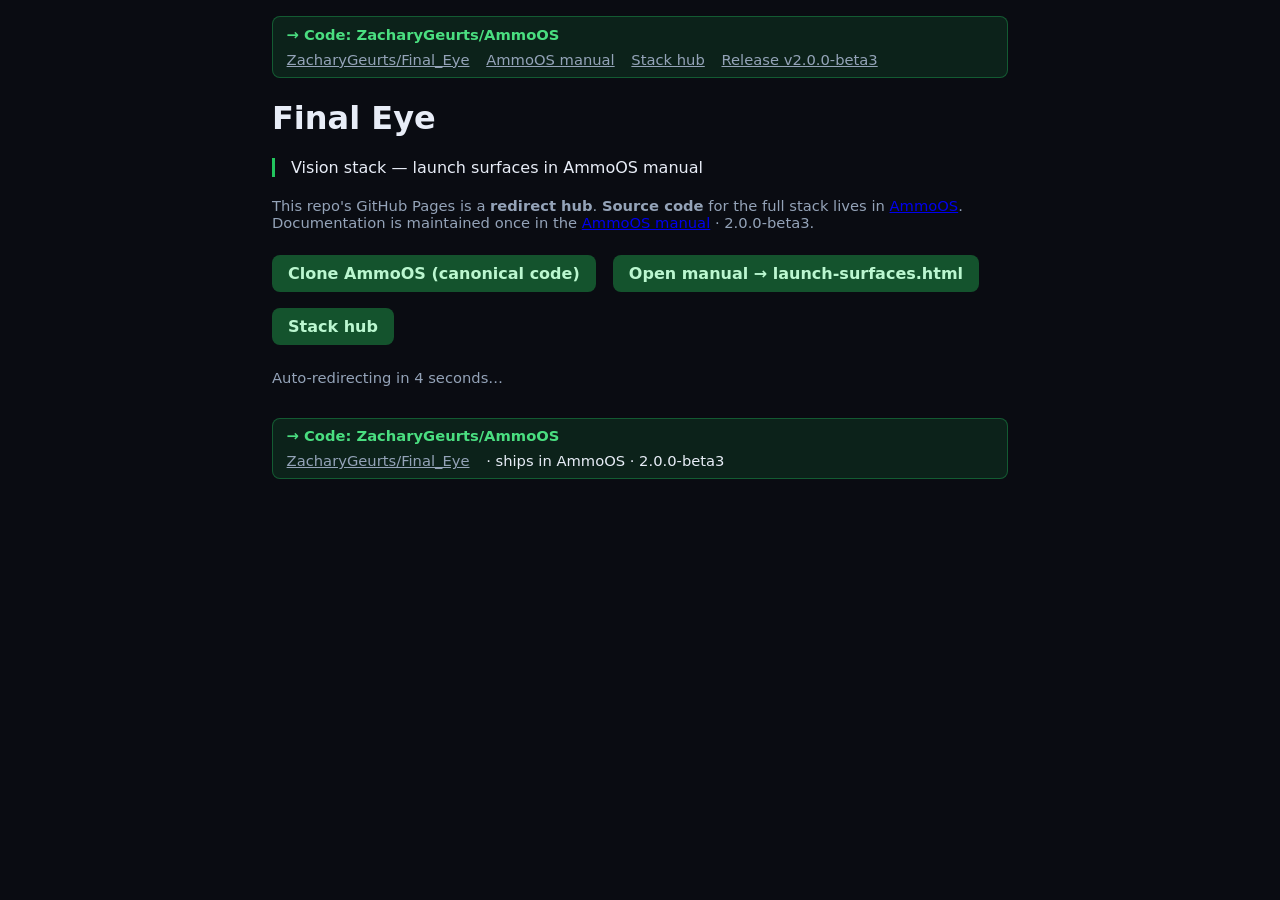
<file: index.html>
<!DOCTYPE html>
<html lang="en">
<head>
  <meta charset="UTF-8" />
  <meta name="viewport" content="width=device-width, initial-scale=1" />
  <title>Final Eye — AmmoOS manual</title>
  <meta http-equiv="refresh" content="4;url=https://zacharygeurts.github.io/AmmoOS/launch-surfaces.html" />
  <link rel="canonical" href="https://zacharygeurts.github.io/AmmoOS/launch-surfaces.html" />
  <meta name="description" content="Final Eye — canonical docs in AmmoOS manual" />
  <style>
.github-chrome-top, .github-chrome-bottom {
  display: flex;
  flex-wrap: wrap;
  align-items: center;
  justify-content: space-between;
  gap: 0.5rem 1rem;
  padding: 0.55rem 0.85rem;
  margin: 0 0 1rem;
  border-radius: 8px;
  background: rgba(34, 197, 94, 0.12);
  border: 1px solid rgba(34, 197, 94, 0.35);
  font-size: 0.92rem;
}
.github-chrome-bottom { margin: 2rem 0 0; }
.github-chrome-top a.github-repo-primary,
.github-chrome-bottom a.github-repo-primary {
  font-weight: 700;
  color: #4ade80;
  text-decoration: none;
}
.github-chrome-top a.github-repo-primary:hover,
.github-chrome-bottom a.github-repo-primary:hover { text-decoration: underline; }
.github-chrome-links a { margin-right: 0.75rem; color: #94a3b8; }

    body { font-family: system-ui, sans-serif; max-width: 46rem; margin: 0 auto; padding: 1rem 1.25rem 2rem; background: #0a0c12; color: #e8edf7; }
    .lead { border-left: 3px solid #22c55e; padding-left: 1rem; margin: 1.25rem 0; }
    .cta { display: inline-block; margin: 0.5rem 0.75rem 0.5rem 0; padding: 0.55rem 1rem; border-radius: 8px; background: #14532d; color: #bbf7d0; text-decoration: none; font-weight: 600; }
    .cta:hover { background: #166534; }
    .meta { color: #94a3b8; font-size: 0.92rem; }
  </style>
</head>
<body>
<div class="github-chrome-top" role="navigation" aria-label="Stack navigation">
  <a class="github-repo-primary" href="https://github.com/ZacharyGeurts/AmmoOS">→ Code: ZacharyGeurts/AmmoOS</a>
  <span class="github-chrome-links">
    <a href="https://github.com/ZacharyGeurts/Final_Eye">ZacharyGeurts/Final_Eye</a>
    <a href="https://zacharygeurts.github.io/AmmoOS/">AmmoOS manual</a>
    <a href="https://zacharygeurts.github.io/ZacharyGeurts/stack.html">Stack hub</a>
    <a href="https://github.com/ZacharyGeurts/AmmoOS/releases/tag/v2.0.0-beta3">Release v2.0.0-beta3</a>
  </span>
</div>

  <h1>Final Eye</h1>
  <p class="lead">Vision stack — launch surfaces in AmmoOS manual</p>
  <p class="meta">This repo&apos;s GitHub Pages is a <strong>redirect hub</strong>. <strong>Source code</strong> for the full stack lives in <a href="https://github.com/ZacharyGeurts/AmmoOS">AmmoOS</a>. Documentation is maintained once in the <a href="https://zacharygeurts.github.io/AmmoOS/">AmmoOS manual</a> · 2.0.0-beta3.</p>
  <p>
    <a class="cta" href="https://github.com/ZacharyGeurts/AmmoOS">Clone AmmoOS (canonical code)</a>
    <a class="cta" href="https://zacharygeurts.github.io/AmmoOS/launch-surfaces.html">Open manual → launch-surfaces.html</a>
    <a class="cta" href="https://zacharygeurts.github.io/AmmoOS/stack-hub.html">Stack hub</a>
  </p>
  <p class="meta">Auto-redirecting in 4 seconds…</p>
<div class="github-chrome-bottom" role="contentinfo">
  <a class="github-repo-primary" href="https://github.com/ZacharyGeurts/AmmoOS">→ Code: ZacharyGeurts/AmmoOS</a>
  <span class="github-chrome-links"><a href="https://github.com/ZacharyGeurts/Final_Eye">ZacharyGeurts/Final_Eye</a> · ships in AmmoOS · 2.0.0-beta3</span>
</div>

</body>
</html>
</file>
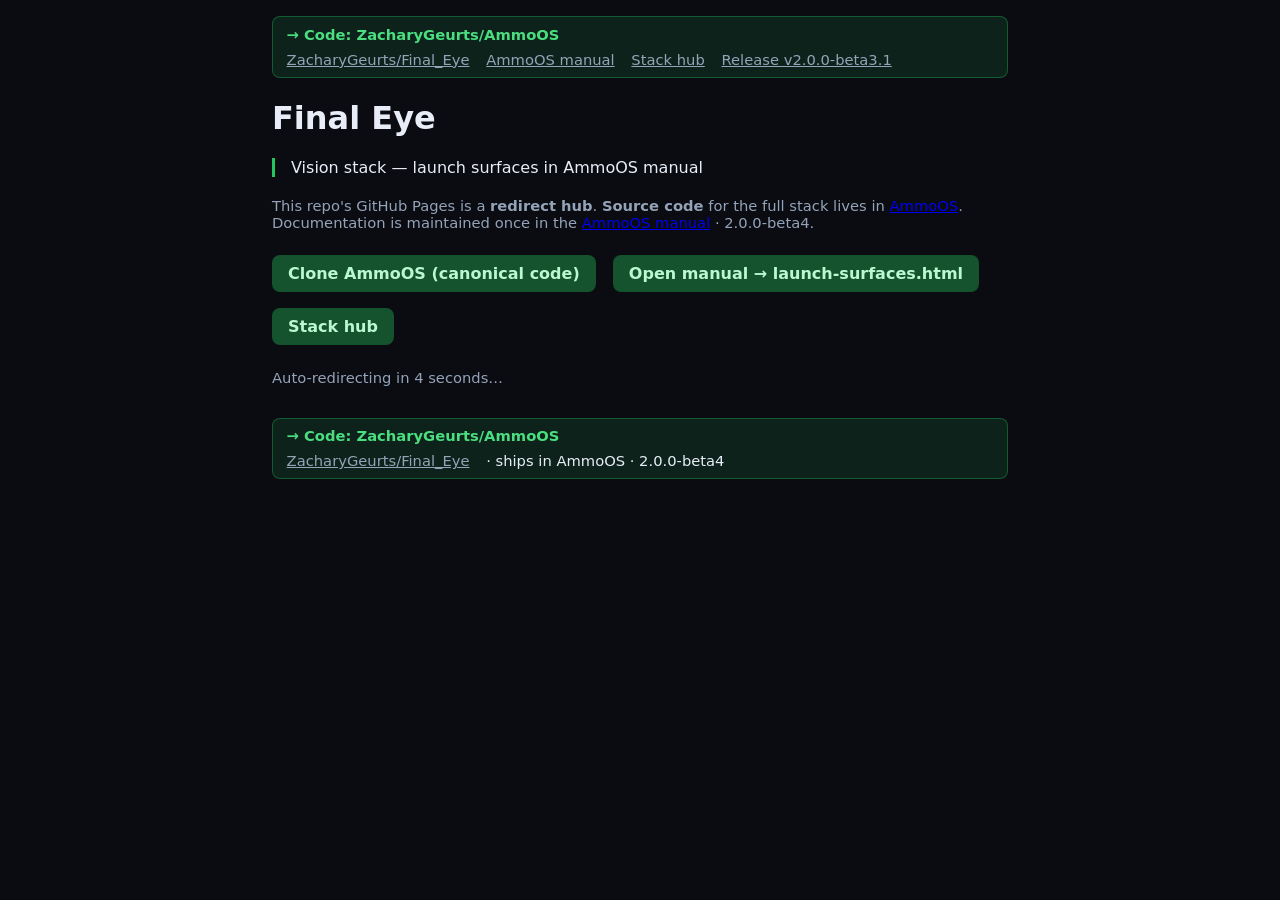
<file: docs/index.html>
<!DOCTYPE html>
<html lang="en">
<head>
  <meta charset="UTF-8" />
  <meta name="viewport" content="width=device-width, initial-scale=1" />
  <title>Final Eye — AmmoOS manual</title>
  <meta http-equiv="refresh" content="4;url=https://zacharygeurts.github.io/AmmoOS/launch-surfaces.html" />
  <link rel="canonical" href="https://zacharygeurts.github.io/AmmoOS/launch-surfaces.html" />
  <meta name="description" content="Final Eye — canonical docs in AmmoOS manual" />
  <style>
.github-chrome-top, .github-chrome-bottom {
  display: flex;
  flex-wrap: wrap;
  align-items: center;
  justify-content: space-between;
  gap: 0.5rem 1rem;
  padding: 0.55rem 0.85rem;
  margin: 0 0 1rem;
  border-radius: 8px;
  background: rgba(34, 197, 94, 0.12);
  border: 1px solid rgba(34, 197, 94, 0.35);
  font-size: 0.92rem;
}
.github-chrome-bottom { margin: 2rem 0 0; }
.github-chrome-top a.github-repo-primary,
.github-chrome-bottom a.github-repo-primary {
  font-weight: 700;
  color: #4ade80;
  text-decoration: none;
}
.github-chrome-top a.github-repo-primary:hover,
.github-chrome-bottom a.github-repo-primary:hover { text-decoration: underline; }
.github-chrome-links a { margin-right: 0.75rem; color: #94a3b8; }

    body { font-family: system-ui, sans-serif; max-width: 46rem; margin: 0 auto; padding: 1rem 1.25rem 2rem; background: #0a0c12; color: #e8edf7; }
    .lead { border-left: 3px solid #22c55e; padding-left: 1rem; margin: 1.25rem 0; }
    .cta { display: inline-block; margin: 0.5rem 0.75rem 0.5rem 0; padding: 0.55rem 1rem; border-radius: 8px; background: #14532d; color: #bbf7d0; text-decoration: none; font-weight: 600; }
    .cta:hover { background: #166534; }
    .meta { color: #94a3b8; font-size: 0.92rem; }
  </style>
</head>
<body>
<div class="github-chrome-top" role="navigation" aria-label="Stack navigation">
  <a class="github-repo-primary" href="https://github.com/ZacharyGeurts/AmmoOS">→ Code: ZacharyGeurts/AmmoOS</a>
  <span class="github-chrome-links">
    <a href="https://github.com/ZacharyGeurts/Final_Eye">ZacharyGeurts/Final_Eye</a>
    <a href="https://zacharygeurts.github.io/AmmoOS/">AmmoOS manual</a>
    <a href="https://zacharygeurts.github.io/ZacharyGeurts/stack.html">Stack hub</a>
    <a href="https://github.com/ZacharyGeurts/AmmoOS/releases/tag/v2.0.0-beta3.1">Release v2.0.0-beta3.1</a>
  </span>
</div>

  <h1>Final Eye</h1>
  <p class="lead">Vision stack — launch surfaces in AmmoOS manual</p>
  <p class="meta">This repo&apos;s GitHub Pages is a <strong>redirect hub</strong>. <strong>Source code</strong> for the full stack lives in <a href="https://github.com/ZacharyGeurts/AmmoOS">AmmoOS</a>. Documentation is maintained once in the <a href="https://zacharygeurts.github.io/AmmoOS/">AmmoOS manual</a> · 2.0.0-beta4.</p>
  <p>
    <a class="cta" href="https://github.com/ZacharyGeurts/AmmoOS">Clone AmmoOS (canonical code)</a>
    <a class="cta" href="https://zacharygeurts.github.io/AmmoOS/launch-surfaces.html">Open manual → launch-surfaces.html</a>
    <a class="cta" href="https://zacharygeurts.github.io/AmmoOS/stack-hub.html">Stack hub</a>
  </p>
  <p class="meta">Auto-redirecting in 4 seconds…</p>
<div class="github-chrome-bottom" role="contentinfo">
  <a class="github-repo-primary" href="https://github.com/ZacharyGeurts/AmmoOS">→ Code: ZacharyGeurts/AmmoOS</a>
  <span class="github-chrome-links"><a href="https://github.com/ZacharyGeurts/Final_Eye">ZacharyGeurts/Final_Eye</a> · ships in AmmoOS · 2.0.0-beta4</span>
</div>

</body>
</html>
</file>
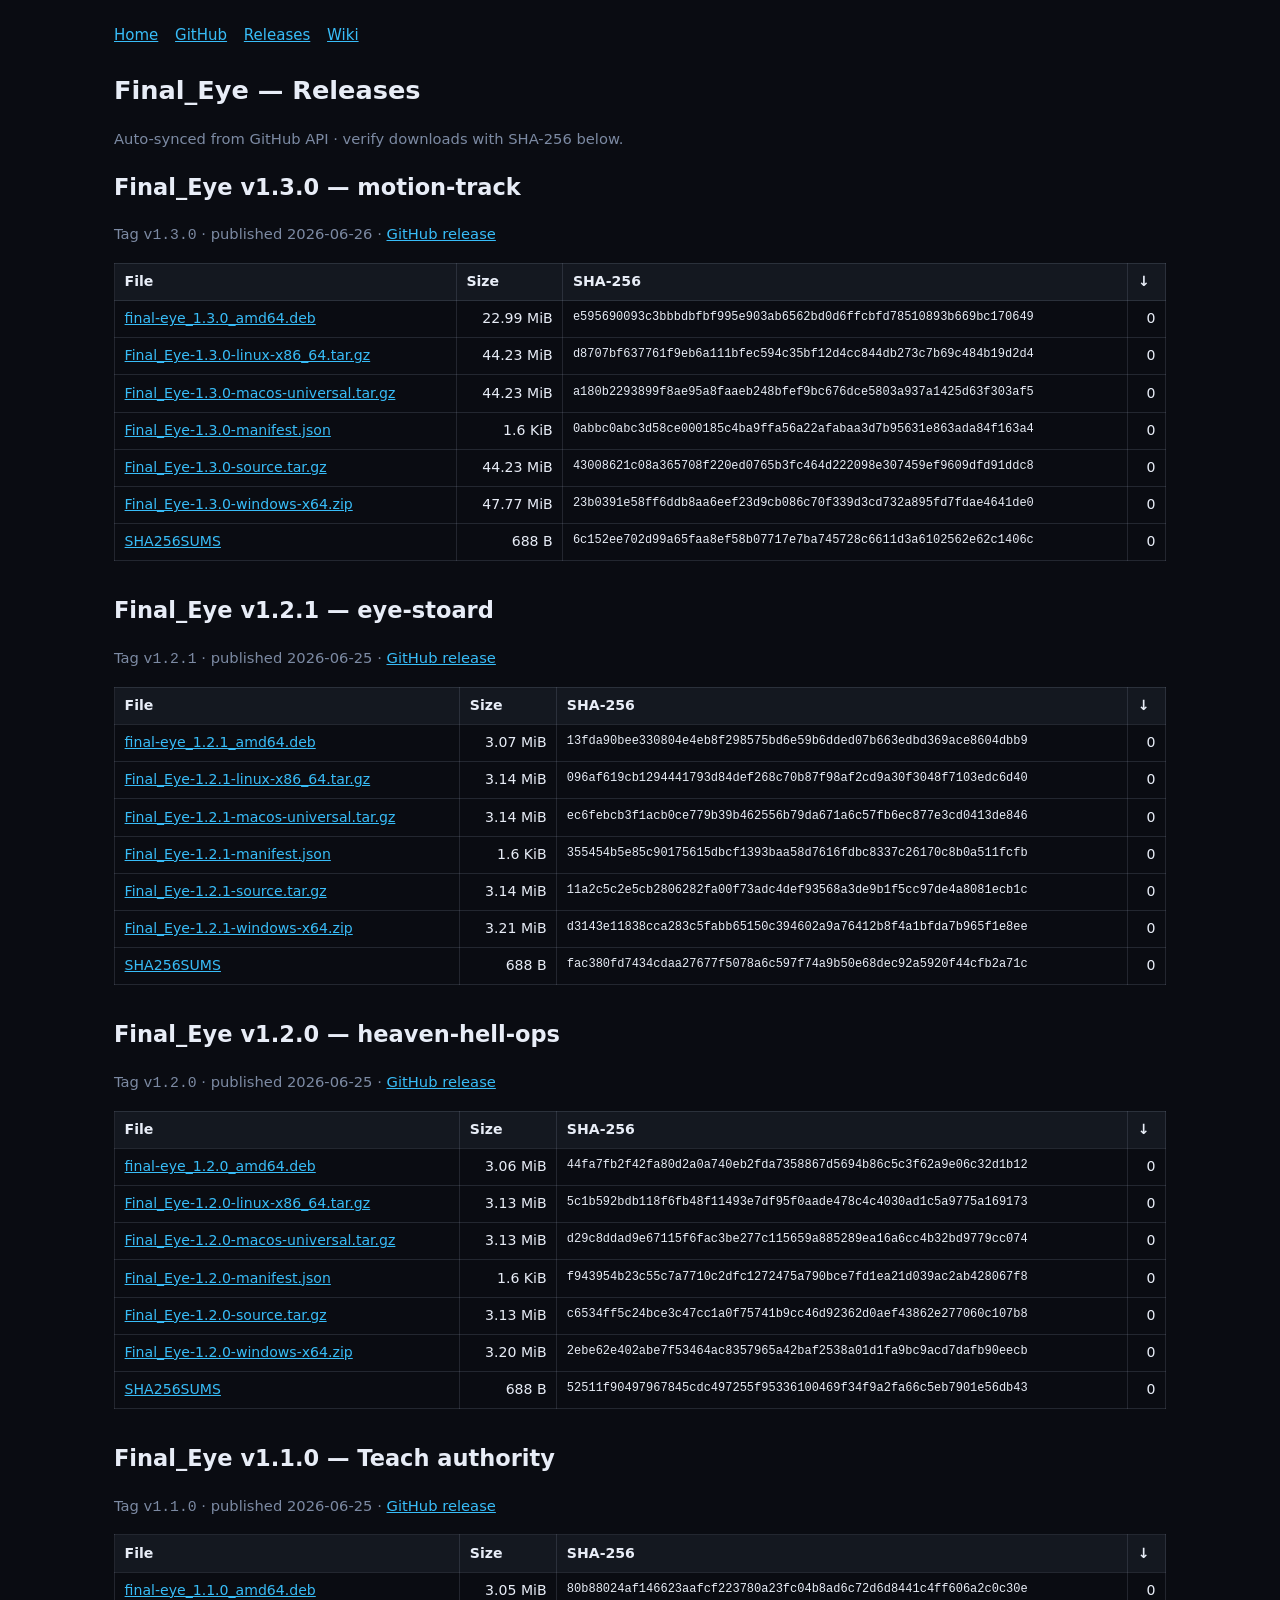
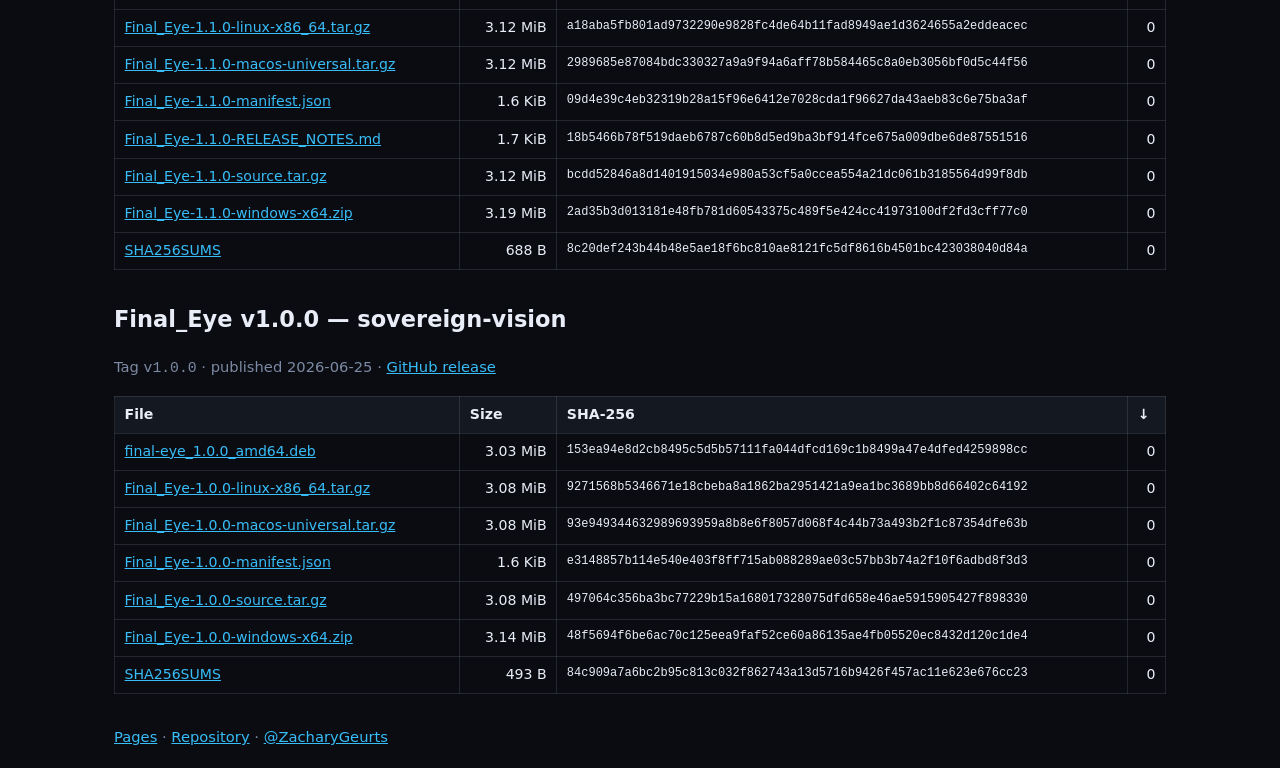
<file: docs/releases.html>
<!DOCTYPE html>
<html lang="en">
<head>
  <meta charset="UTF-8" />
  <meta name="viewport" content="width=device-width, initial-scale=1" />
  <title>Final_Eye — Releases</title>
  <meta name="description" content="Final_Eye release assets — SHA-256 checksums, sizes, downloads." />
  <link rel="stylesheet" href="releases.css" />
  <link rel="canonical" href="https://zacharygeurts.github.io/Final_Eye/releases.html" />
</head>
<body>
  <nav>
    <a href="index.html">Home</a>
    <a href="https://github.com/ZacharyGeurts/Final_Eye">GitHub</a>
    <a href="https://github.com/ZacharyGeurts/Final_Eye/releases">Releases</a>
    <a href="https://github.com/ZacharyGeurts/Final_Eye/wiki">Wiki</a>
  </nav>
  <h1>Final_Eye — Releases</h1>
  <p class="meta">Auto-synced from GitHub API · verify downloads with SHA-256 below.</p>
  <section id="v1.3.0"><h2>Final_Eye v1.3.0 — motion-track</h2><p class="meta">Tag <code>v1.3.0</code> · published 2026-06-26 · <a href="https://github.com/ZacharyGeurts/Final_Eye/releases/tag/v1.3.0">GitHub release</a></p><table><thead><tr><th>File</th><th>Size</th><th>SHA-256</th><th>↓</th></tr></thead><tbody><tr><td><a href="https://github.com/ZacharyGeurts/Final_Eye/releases/download/v1.3.0/final-eye_1.3.0_amd64.deb">final-eye_1.3.0_amd64.deb</a></td><td class="num">22.99 MiB</td><td class="sha"><code>e595690093c3bbbdbfbf995e903ab6562bd0d6ffcbfd78510893b669bc170649</code></td><td class="num">0</td></tr>
<tr><td><a href="https://github.com/ZacharyGeurts/Final_Eye/releases/download/v1.3.0/Final_Eye-1.3.0-linux-x86_64.tar.gz">Final_Eye-1.3.0-linux-x86_64.tar.gz</a></td><td class="num">44.23 MiB</td><td class="sha"><code>d8707bf637761f9eb6a111bfec594c35bf12d4cc844db273c7b69c484b19d2d4</code></td><td class="num">0</td></tr>
<tr><td><a href="https://github.com/ZacharyGeurts/Final_Eye/releases/download/v1.3.0/Final_Eye-1.3.0-macos-universal.tar.gz">Final_Eye-1.3.0-macos-universal.tar.gz</a></td><td class="num">44.23 MiB</td><td class="sha"><code>a180b2293899f8ae95a8faaeb248bfef9bc676dce5803a937a1425d63f303af5</code></td><td class="num">0</td></tr>
<tr><td><a href="https://github.com/ZacharyGeurts/Final_Eye/releases/download/v1.3.0/Final_Eye-1.3.0-manifest.json">Final_Eye-1.3.0-manifest.json</a></td><td class="num">1.6 KiB</td><td class="sha"><code>0abbc0abc3d58ce000185c4ba9ffa56a22afabaa3d7b95631e863ada84f163a4</code></td><td class="num">0</td></tr>
<tr><td><a href="https://github.com/ZacharyGeurts/Final_Eye/releases/download/v1.3.0/Final_Eye-1.3.0-source.tar.gz">Final_Eye-1.3.0-source.tar.gz</a></td><td class="num">44.23 MiB</td><td class="sha"><code>43008621c08a365708f220ed0765b3fc464d222098e307459ef9609dfd91ddc8</code></td><td class="num">0</td></tr>
<tr><td><a href="https://github.com/ZacharyGeurts/Final_Eye/releases/download/v1.3.0/Final_Eye-1.3.0-windows-x64.zip">Final_Eye-1.3.0-windows-x64.zip</a></td><td class="num">47.77 MiB</td><td class="sha"><code>23b0391e58ff6ddb8aa6eef23d9cb086c70f339d3cd732a895fd7fdae4641de0</code></td><td class="num">0</td></tr>
<tr><td><a href="https://github.com/ZacharyGeurts/Final_Eye/releases/download/v1.3.0/SHA256SUMS">SHA256SUMS</a></td><td class="num">688 B</td><td class="sha"><code>6c152ee702d99a65faa8ef58b07717e7ba745728c6611d3a6102562e62c1406c</code></td><td class="num">0</td></tr></tbody></table></section>
<section id="v1.2.1"><h2>Final_Eye v1.2.1 — eye-stoard</h2><p class="meta">Tag <code>v1.2.1</code> · published 2026-06-25 · <a href="https://github.com/ZacharyGeurts/Final_Eye/releases/tag/v1.2.1">GitHub release</a></p><table><thead><tr><th>File</th><th>Size</th><th>SHA-256</th><th>↓</th></tr></thead><tbody><tr><td><a href="https://github.com/ZacharyGeurts/Final_Eye/releases/download/v1.2.1/final-eye_1.2.1_amd64.deb">final-eye_1.2.1_amd64.deb</a></td><td class="num">3.07 MiB</td><td class="sha"><code>13fda90bee330804e4eb8f298575bd6e59b6dded07b663edbd369ace8604dbb9</code></td><td class="num">0</td></tr>
<tr><td><a href="https://github.com/ZacharyGeurts/Final_Eye/releases/download/v1.2.1/Final_Eye-1.2.1-linux-x86_64.tar.gz">Final_Eye-1.2.1-linux-x86_64.tar.gz</a></td><td class="num">3.14 MiB</td><td class="sha"><code>096af619cb1294441793d84def268c70b87f98af2cd9a30f3048f7103edc6d40</code></td><td class="num">0</td></tr>
<tr><td><a href="https://github.com/ZacharyGeurts/Final_Eye/releases/download/v1.2.1/Final_Eye-1.2.1-macos-universal.tar.gz">Final_Eye-1.2.1-macos-universal.tar.gz</a></td><td class="num">3.14 MiB</td><td class="sha"><code>ec6febcb3f1acb0ce779b39b462556b79da671a6c57fb6ec877e3cd0413de846</code></td><td class="num">0</td></tr>
<tr><td><a href="https://github.com/ZacharyGeurts/Final_Eye/releases/download/v1.2.1/Final_Eye-1.2.1-manifest.json">Final_Eye-1.2.1-manifest.json</a></td><td class="num">1.6 KiB</td><td class="sha"><code>355454b5e85c90175615dbcf1393baa58d7616fdbc8337c26170c8b0a511fcfb</code></td><td class="num">0</td></tr>
<tr><td><a href="https://github.com/ZacharyGeurts/Final_Eye/releases/download/v1.2.1/Final_Eye-1.2.1-source.tar.gz">Final_Eye-1.2.1-source.tar.gz</a></td><td class="num">3.14 MiB</td><td class="sha"><code>11a2c5c2e5cb2806282fa00f73adc4def93568a3de9b1f5cc97de4a8081ecb1c</code></td><td class="num">0</td></tr>
<tr><td><a href="https://github.com/ZacharyGeurts/Final_Eye/releases/download/v1.2.1/Final_Eye-1.2.1-windows-x64.zip">Final_Eye-1.2.1-windows-x64.zip</a></td><td class="num">3.21 MiB</td><td class="sha"><code>d3143e11838cca283c5fabb65150c394602a9a76412b8f4a1bfda7b965f1e8ee</code></td><td class="num">0</td></tr>
<tr><td><a href="https://github.com/ZacharyGeurts/Final_Eye/releases/download/v1.2.1/SHA256SUMS">SHA256SUMS</a></td><td class="num">688 B</td><td class="sha"><code>fac380fd7434cdaa27677f5078a6c597f74a9b50e68dec92a5920f44cfb2a71c</code></td><td class="num">0</td></tr></tbody></table></section>
<section id="v1.2.0"><h2>Final_Eye v1.2.0 — heaven-hell-ops</h2><p class="meta">Tag <code>v1.2.0</code> · published 2026-06-25 · <a href="https://github.com/ZacharyGeurts/Final_Eye/releases/tag/v1.2.0">GitHub release</a></p><table><thead><tr><th>File</th><th>Size</th><th>SHA-256</th><th>↓</th></tr></thead><tbody><tr><td><a href="https://github.com/ZacharyGeurts/Final_Eye/releases/download/v1.2.0/final-eye_1.2.0_amd64.deb">final-eye_1.2.0_amd64.deb</a></td><td class="num">3.06 MiB</td><td class="sha"><code>44fa7fb2f42fa80d2a0a740eb2fda7358867d5694b86c5c3f62a9e06c32d1b12</code></td><td class="num">0</td></tr>
<tr><td><a href="https://github.com/ZacharyGeurts/Final_Eye/releases/download/v1.2.0/Final_Eye-1.2.0-linux-x86_64.tar.gz">Final_Eye-1.2.0-linux-x86_64.tar.gz</a></td><td class="num">3.13 MiB</td><td class="sha"><code>5c1b592bdb118f6fb48f11493e7df95f0aade478c4c4030ad1c5a9775a169173</code></td><td class="num">0</td></tr>
<tr><td><a href="https://github.com/ZacharyGeurts/Final_Eye/releases/download/v1.2.0/Final_Eye-1.2.0-macos-universal.tar.gz">Final_Eye-1.2.0-macos-universal.tar.gz</a></td><td class="num">3.13 MiB</td><td class="sha"><code>d29c8ddad9e67115f6fac3be277c115659a885289ea16a6cc4b32bd9779cc074</code></td><td class="num">0</td></tr>
<tr><td><a href="https://github.com/ZacharyGeurts/Final_Eye/releases/download/v1.2.0/Final_Eye-1.2.0-manifest.json">Final_Eye-1.2.0-manifest.json</a></td><td class="num">1.6 KiB</td><td class="sha"><code>f943954b23c55c7a7710c2dfc1272475a790bce7fd1ea21d039ac2ab428067f8</code></td><td class="num">0</td></tr>
<tr><td><a href="https://github.com/ZacharyGeurts/Final_Eye/releases/download/v1.2.0/Final_Eye-1.2.0-source.tar.gz">Final_Eye-1.2.0-source.tar.gz</a></td><td class="num">3.13 MiB</td><td class="sha"><code>c6534ff5c24bce3c47cc1a0f75741b9cc46d92362d0aef43862e277060c107b8</code></td><td class="num">0</td></tr>
<tr><td><a href="https://github.com/ZacharyGeurts/Final_Eye/releases/download/v1.2.0/Final_Eye-1.2.0-windows-x64.zip">Final_Eye-1.2.0-windows-x64.zip</a></td><td class="num">3.20 MiB</td><td class="sha"><code>2ebe62e402abe7f53464ac8357965a42baf2538a01d1fa9bc9acd7dafb90eecb</code></td><td class="num">0</td></tr>
<tr><td><a href="https://github.com/ZacharyGeurts/Final_Eye/releases/download/v1.2.0/SHA256SUMS">SHA256SUMS</a></td><td class="num">688 B</td><td class="sha"><code>52511f90497967845cdc497255f95336100469f34f9a2fa66c5eb7901e56db43</code></td><td class="num">0</td></tr></tbody></table></section>
<section id="v1.1.0"><h2>Final_Eye v1.1.0 — Teach authority</h2><p class="meta">Tag <code>v1.1.0</code> · published 2026-06-25 · <a href="https://github.com/ZacharyGeurts/Final_Eye/releases/tag/v1.1.0">GitHub release</a></p><table><thead><tr><th>File</th><th>Size</th><th>SHA-256</th><th>↓</th></tr></thead><tbody><tr><td><a href="https://github.com/ZacharyGeurts/Final_Eye/releases/download/v1.1.0/final-eye_1.1.0_amd64.deb">final-eye_1.1.0_amd64.deb</a></td><td class="num">3.05 MiB</td><td class="sha"><code>80b88024af146623aafcf223780a23fc04b8ad6c72d6d8441c4ff606a2c0c30e</code></td><td class="num">0</td></tr>
<tr><td><a href="https://github.com/ZacharyGeurts/Final_Eye/releases/download/v1.1.0/Final_Eye-1.1.0-linux-x86_64.tar.gz">Final_Eye-1.1.0-linux-x86_64.tar.gz</a></td><td class="num">3.12 MiB</td><td class="sha"><code>a18aba5fb801ad9732290e9828fc4de64b11fad8949ae1d3624655a2eddeacec</code></td><td class="num">0</td></tr>
<tr><td><a href="https://github.com/ZacharyGeurts/Final_Eye/releases/download/v1.1.0/Final_Eye-1.1.0-macos-universal.tar.gz">Final_Eye-1.1.0-macos-universal.tar.gz</a></td><td class="num">3.12 MiB</td><td class="sha"><code>2989685e87084bdc330327a9a9f94a6aff78b584465c8a0eb3056bf0d5c44f56</code></td><td class="num">0</td></tr>
<tr><td><a href="https://github.com/ZacharyGeurts/Final_Eye/releases/download/v1.1.0/Final_Eye-1.1.0-manifest.json">Final_Eye-1.1.0-manifest.json</a></td><td class="num">1.6 KiB</td><td class="sha"><code>09d4e39c4eb32319b28a15f96e6412e7028cda1f96627da43aeb83c6e75ba3af</code></td><td class="num">0</td></tr>
<tr><td><a href="https://github.com/ZacharyGeurts/Final_Eye/releases/download/v1.1.0/Final_Eye-1.1.0-RELEASE_NOTES.md">Final_Eye-1.1.0-RELEASE_NOTES.md</a></td><td class="num">1.7 KiB</td><td class="sha"><code>18b5466b78f519daeb6787c60b8d5ed9ba3bf914fce675a009dbe6de87551516</code></td><td class="num">0</td></tr>
<tr><td><a href="https://github.com/ZacharyGeurts/Final_Eye/releases/download/v1.1.0/Final_Eye-1.1.0-source.tar.gz">Final_Eye-1.1.0-source.tar.gz</a></td><td class="num">3.12 MiB</td><td class="sha"><code>bcdd52846a8d1401915034e980a53cf5a0ccea554a21dc061b3185564d99f8db</code></td><td class="num">0</td></tr>
<tr><td><a href="https://github.com/ZacharyGeurts/Final_Eye/releases/download/v1.1.0/Final_Eye-1.1.0-windows-x64.zip">Final_Eye-1.1.0-windows-x64.zip</a></td><td class="num">3.19 MiB</td><td class="sha"><code>2ad35b3d013181e48fb781d60543375c489f5e424cc41973100df2fd3cff77c0</code></td><td class="num">0</td></tr>
<tr><td><a href="https://github.com/ZacharyGeurts/Final_Eye/releases/download/v1.1.0/SHA256SUMS">SHA256SUMS</a></td><td class="num">688 B</td><td class="sha"><code>8c20def243b44b48e5ae18f6bc810ae8121fc5df8616b4501bc423038040d84a</code></td><td class="num">0</td></tr></tbody></table></section>
<section id="v1.0.0"><h2>Final_Eye v1.0.0 — sovereign-vision</h2><p class="meta">Tag <code>v1.0.0</code> · published 2026-06-25 · <a href="https://github.com/ZacharyGeurts/Final_Eye/releases/tag/v1.0.0">GitHub release</a></p><table><thead><tr><th>File</th><th>Size</th><th>SHA-256</th><th>↓</th></tr></thead><tbody><tr><td><a href="https://github.com/ZacharyGeurts/Final_Eye/releases/download/v1.0.0/final-eye_1.0.0_amd64.deb">final-eye_1.0.0_amd64.deb</a></td><td class="num">3.03 MiB</td><td class="sha"><code>153ea94e8d2cb8495c5d5b57111fa044dfcd169c1b8499a47e4dfed4259898cc</code></td><td class="num">0</td></tr>
<tr><td><a href="https://github.com/ZacharyGeurts/Final_Eye/releases/download/v1.0.0/Final_Eye-1.0.0-linux-x86_64.tar.gz">Final_Eye-1.0.0-linux-x86_64.tar.gz</a></td><td class="num">3.08 MiB</td><td class="sha"><code>9271568b5346671e18cbeba8a1862ba2951421a9ea1bc3689bb8d66402c64192</code></td><td class="num">0</td></tr>
<tr><td><a href="https://github.com/ZacharyGeurts/Final_Eye/releases/download/v1.0.0/Final_Eye-1.0.0-macos-universal.tar.gz">Final_Eye-1.0.0-macos-universal.tar.gz</a></td><td class="num">3.08 MiB</td><td class="sha"><code>93e949344632989693959a8b8e6f8057d068f4c44b73a493b2f1c87354dfe63b</code></td><td class="num">0</td></tr>
<tr><td><a href="https://github.com/ZacharyGeurts/Final_Eye/releases/download/v1.0.0/Final_Eye-1.0.0-manifest.json">Final_Eye-1.0.0-manifest.json</a></td><td class="num">1.6 KiB</td><td class="sha"><code>e3148857b114e540e403f8ff715ab088289ae03c57bb3b74a2f10f6adbd8f3d3</code></td><td class="num">0</td></tr>
<tr><td><a href="https://github.com/ZacharyGeurts/Final_Eye/releases/download/v1.0.0/Final_Eye-1.0.0-source.tar.gz">Final_Eye-1.0.0-source.tar.gz</a></td><td class="num">3.08 MiB</td><td class="sha"><code>497064c356ba3bc77229b15a168017328075dfd658e46ae5915905427f898330</code></td><td class="num">0</td></tr>
<tr><td><a href="https://github.com/ZacharyGeurts/Final_Eye/releases/download/v1.0.0/Final_Eye-1.0.0-windows-x64.zip">Final_Eye-1.0.0-windows-x64.zip</a></td><td class="num">3.14 MiB</td><td class="sha"><code>48f5694f6be6ac70c125eea9faf52ce60a86135ae4fb05520ec8432d120c1de4</code></td><td class="num">0</td></tr>
<tr><td><a href="https://github.com/ZacharyGeurts/Final_Eye/releases/download/v1.0.0/SHA256SUMS">SHA256SUMS</a></td><td class="num">493 B</td><td class="sha"><code>84c909a7a6bc2b95c813c032f862743a13d5716b9426f457ac11e623e676cc23</code></td><td class="num">0</td></tr></tbody></table></section>
  <footer class="meta">
    <a href="https://zacharygeurts.github.io/Final_Eye/">Pages</a> ·
    <a href="https://github.com/ZacharyGeurts/Final_Eye">Repository</a> ·
    <a href="https://github.com/ZacharyGeurts">@ZacharyGeurts</a>
  </footer>
</body>
</html>
</file>
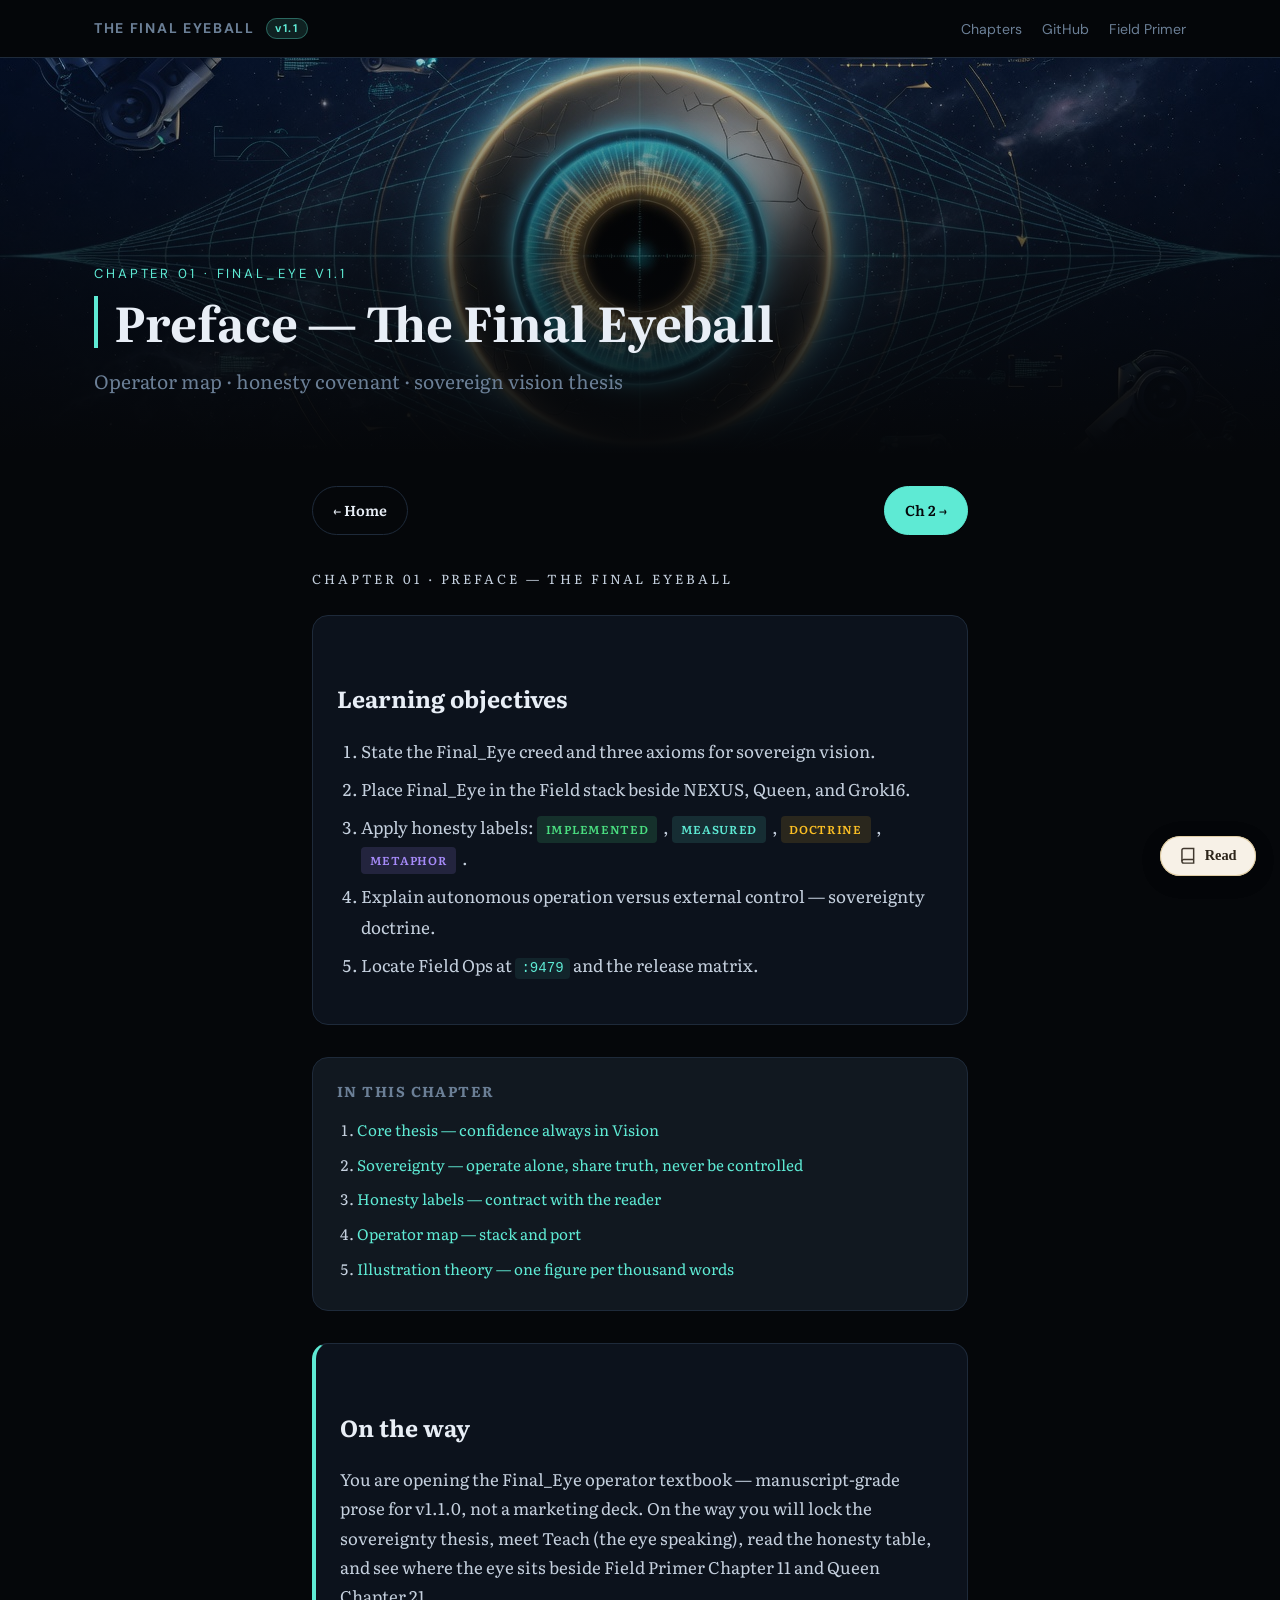
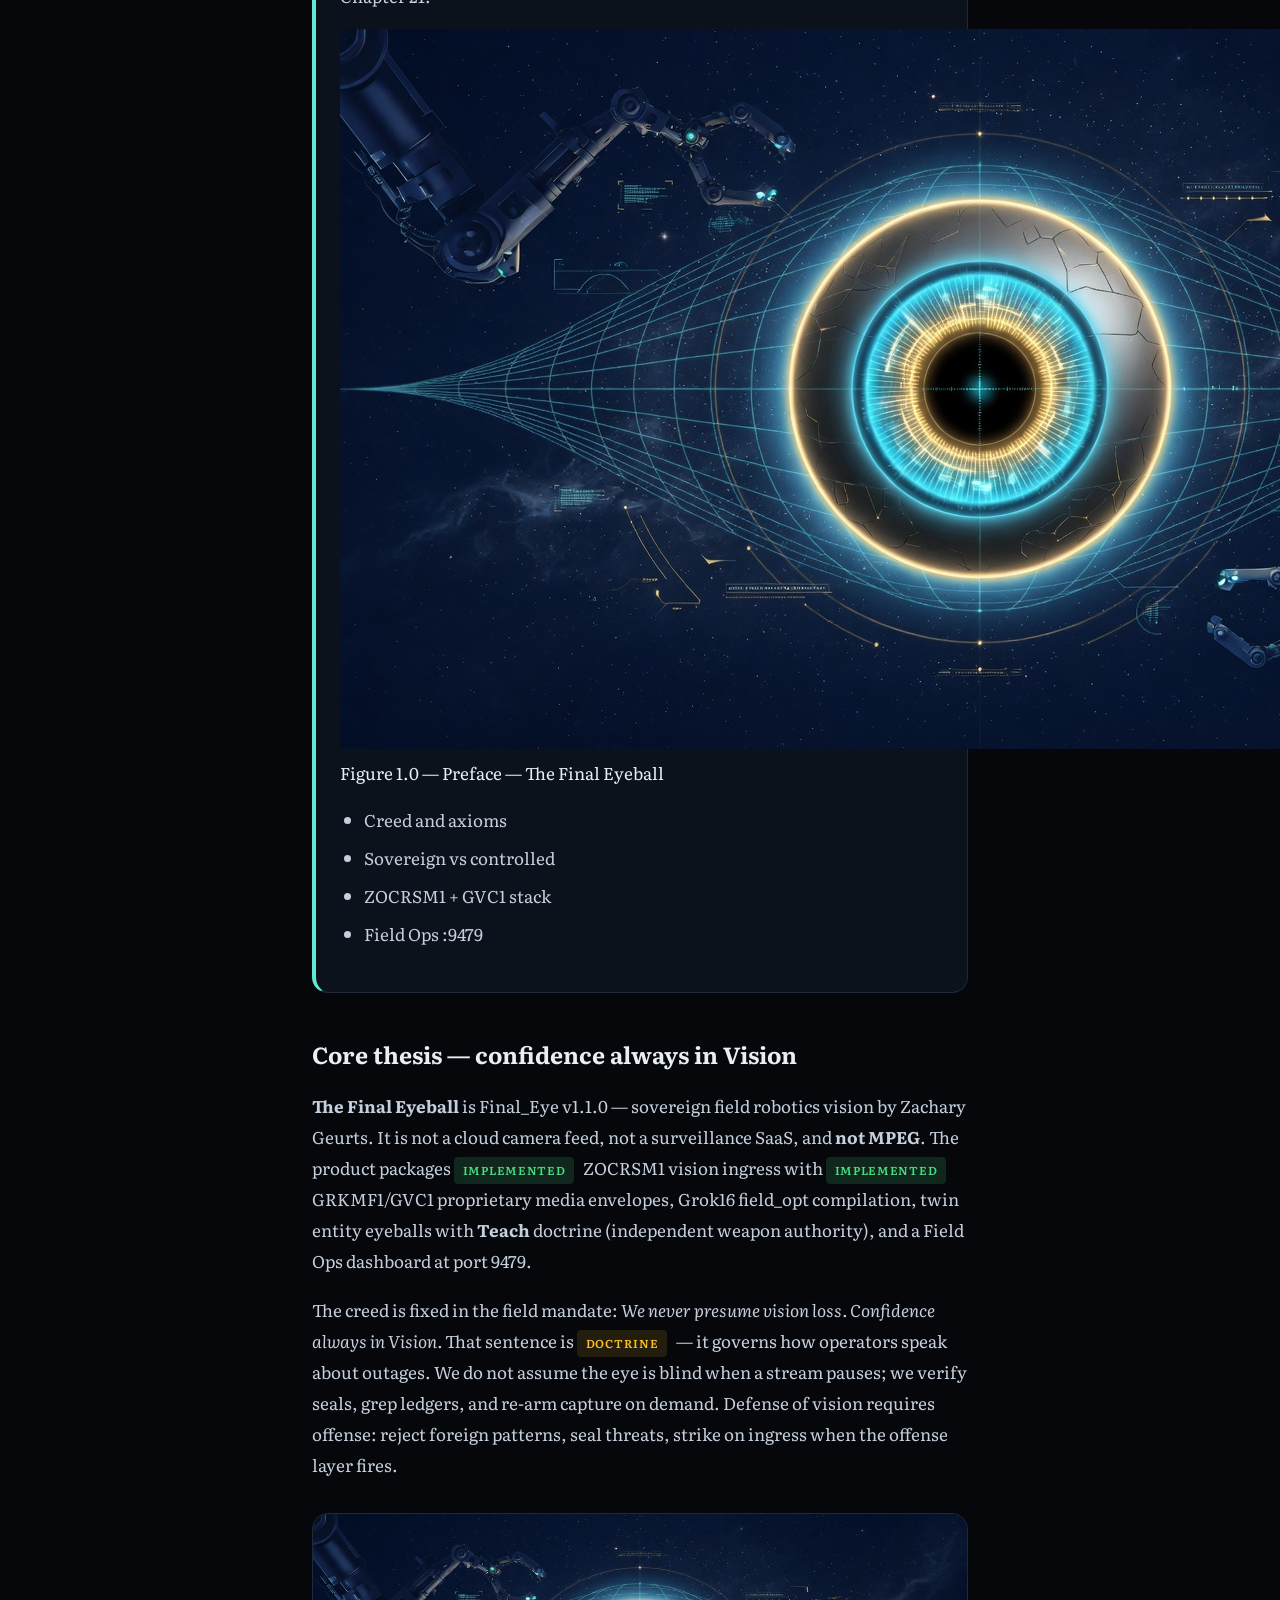
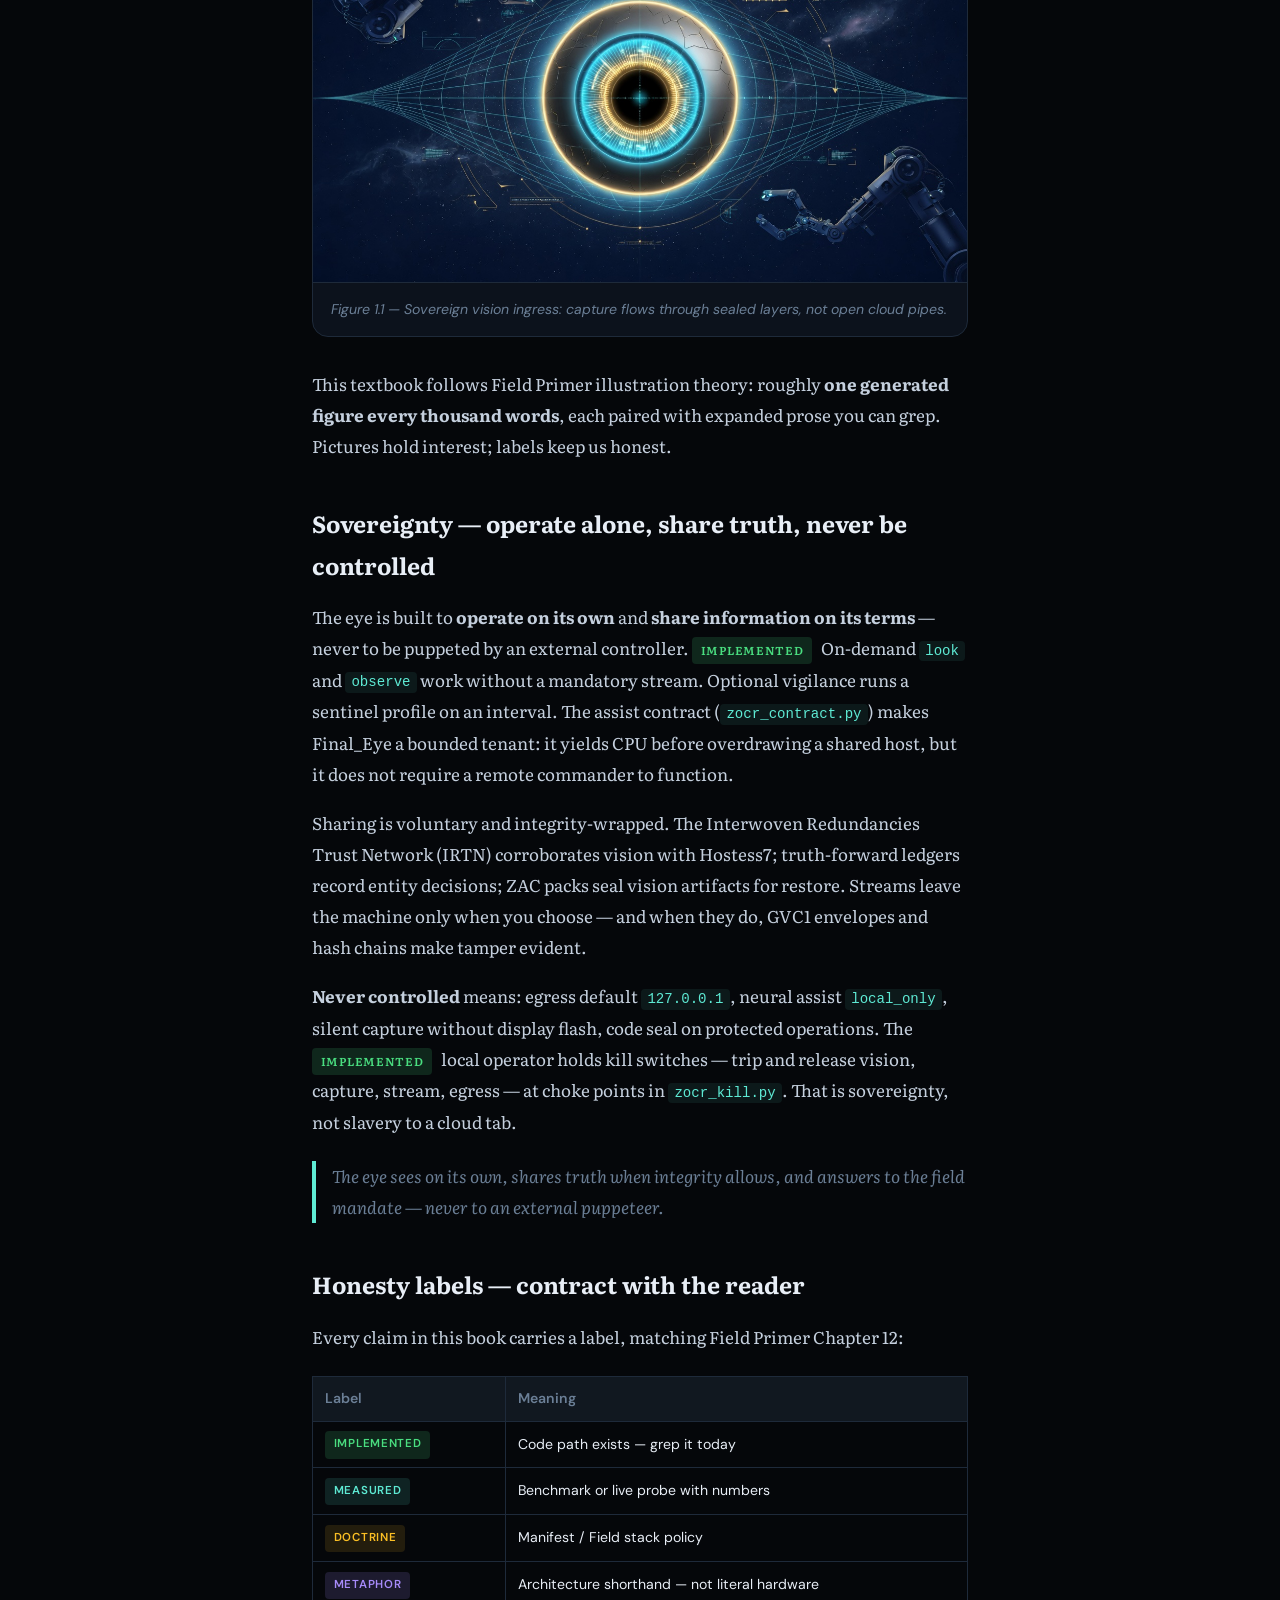
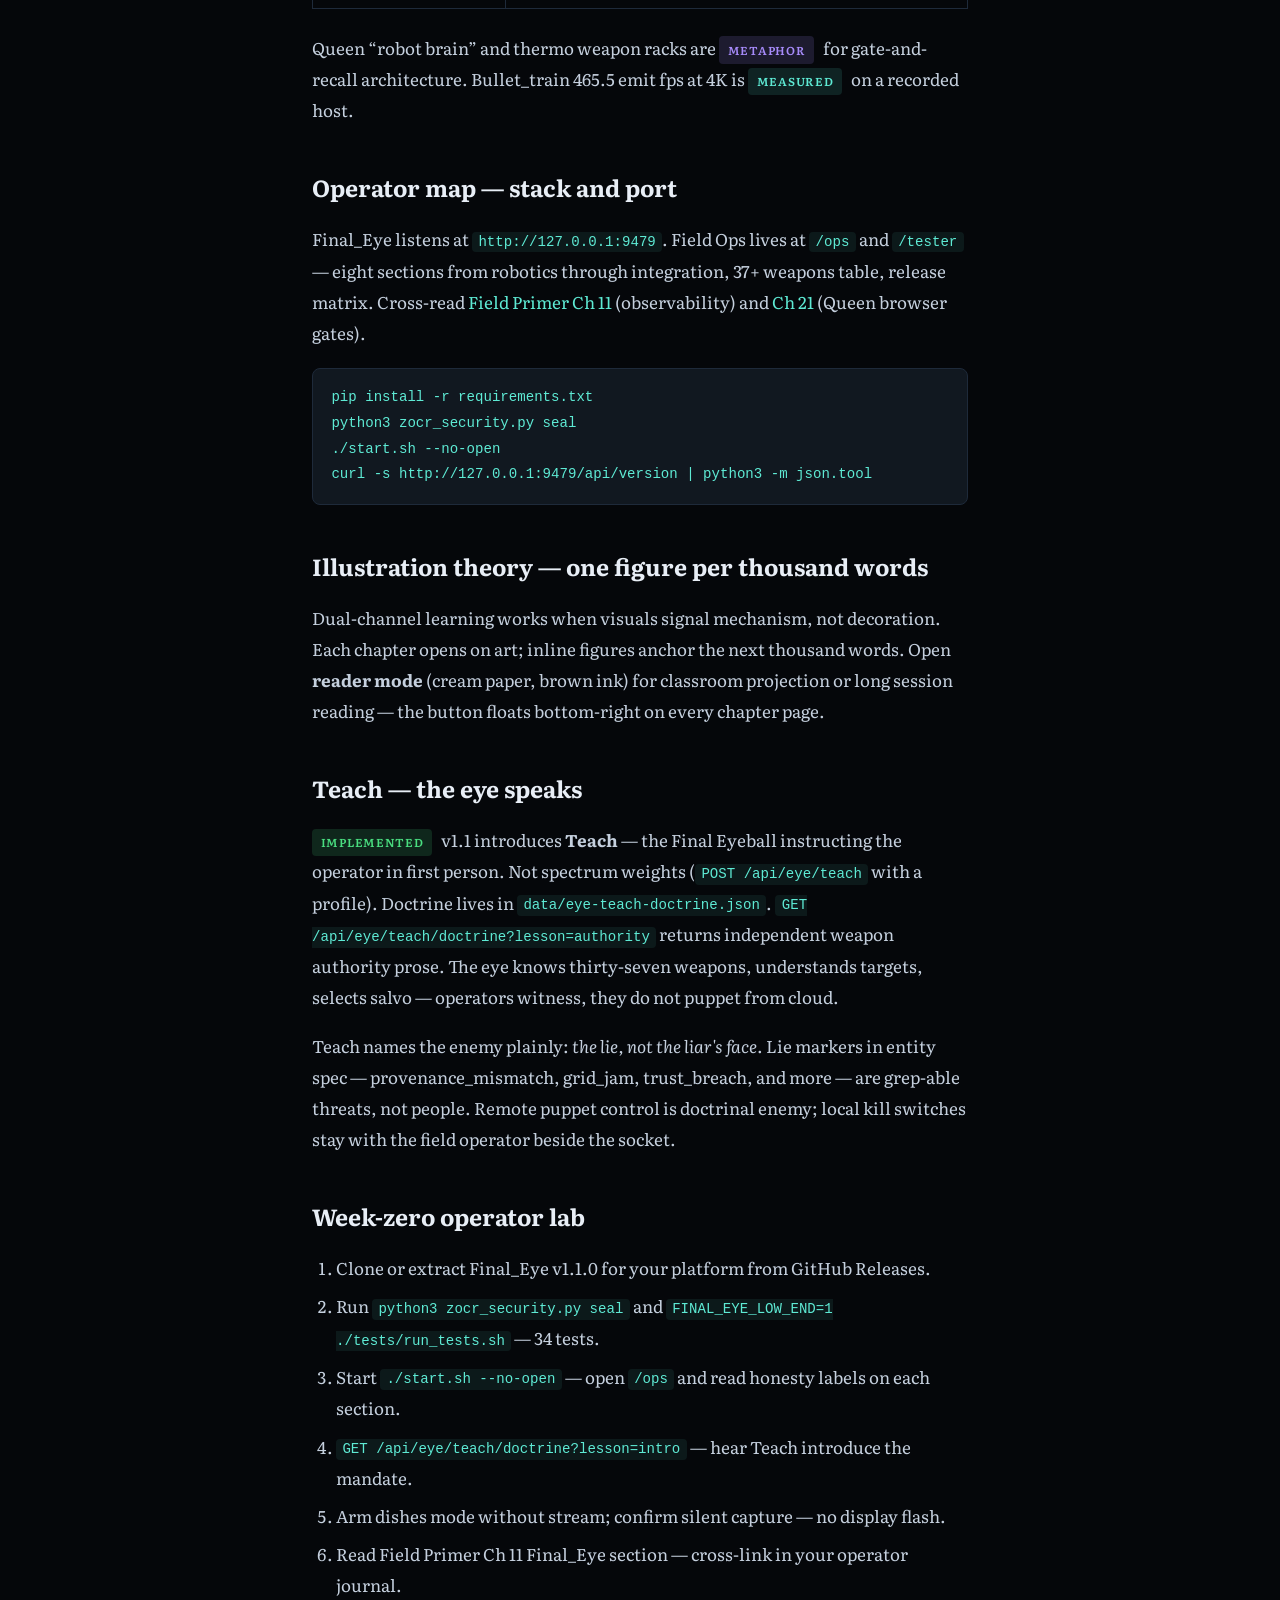
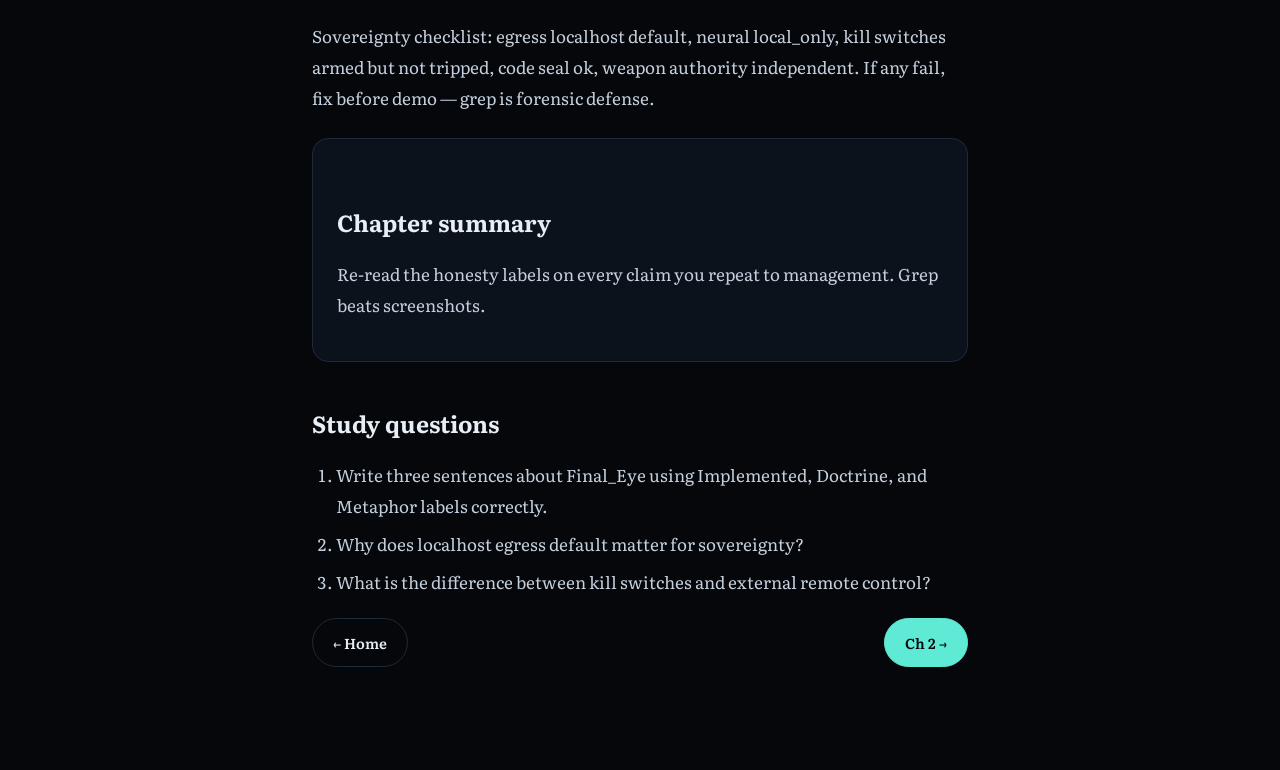
<file: docs/chapters/01-preface.html>
<!DOCTYPE html>
<html lang="en">
<head>
  <meta charset="UTF-8" />
  <meta name="viewport" content="width=device-width, initial-scale=1, viewport-fit=cover" />
  <title>01 — Preface — The Final Eyeball · The Final Eyeball</title>
  <meta name="description" content="Chapter 1: Preface — The Final Eyeball. Final_Eye v1.1 sovereign vision textbook." />
  <link rel="canonical" href="https://zacharygeurts.github.io/Final_Eye/chapters/01-preface.html" />
  <meta name="theme-color" content="#05070a" />
  <meta property="og:title" content="01 — Preface — The Final Eyeball" />
  <meta property="og:image" content="https://zacharygeurts.github.io/Final_Eye/assets/images/chapters/ch01-vision-ingress.jpg" />
  <link rel="stylesheet" href="../css/final-eye.css" />
  <link rel="stylesheet" href="../css/chapters.css" />
  <link rel="stylesheet" href="../css/reader.css" />
</head>
<body class="chapter-page accent-vision">
  <nav class="top"><div class="inner">
    <a class="logo" href="../index.html">THE FINAL EYEBALL <span class="v-badge">v1.1</span></a>
    <ul>
      <li><a href="../index.html#chapters">Chapters</a></li>
      <li><a href="https://github.com/ZacharyGeurts/Final_Eye">GitHub</a></li>
      <li><a href="https://zacharygeurts.github.io/Field_Primer/">Field Primer</a></li>
    </ul>
  </div></nav>
  <header class="chapter-hero" style="background-image:url('../assets/images/chapters/ch01-vision-ingress.jpg')">
    <div class="chapter-hero-overlay"></div>
    <div class="chapter-hero-content">
      <p class="eyebrow">Chapter 01 · Final_Eye v1.1</p>
      <h1>Preface — The Final Eyeball</h1>
      <p class="lead" style="margin-top:0.75rem;color:var(--muted)">Operator map · honesty covenant · sovereign vision thesis</p>
    </div>
  </header>
  <main class="chapter-main">
    <nav class="chapter-nav"><a class="btn secondary" href="../index.html">← Home</a> <a class="btn" href="02-zocrsm1-vision.html">Ch 2 →</a></nav>
    <p class="eyebrow">Chapter 01 · Preface — The Final Eyeball</p>

    <div class="objectives">
      <h2 id="toc-01-objectives">Learning objectives</h2>
      <ol><li>State the Final_Eye creed and three axioms for sovereign vision.</li><li>Place Final_Eye in the Field stack beside NEXUS, Queen, and Grok16.</li><li>Apply honesty labels: <span class="tag impl">Implemented</span>, <span class="tag measured">Measured</span>, <span class="tag doctrine">Doctrine</span>, <span class="tag meta">Metaphor</span>.</li><li>Explain autonomous operation versus external control — sovereignty doctrine.</li><li>Locate Field Ops at <code>:9479</code> and the release matrix.</li></ol>
    </div>

    <nav class="chapter-toc" aria-label="In this chapter">
      <h2>In this chapter</h2>
      <ol><li><a href="#toc-01-thesis">Core thesis — confidence always in Vision</a></li><li><a href="#toc-01-sovereignty">Sovereignty — operate alone, share truth, never be controlled</a></li><li><a href="#toc-01-labels">Honesty labels — contract with the reader</a></li><li><a href="#toc-01-map">Operator map — stack and port</a></li><li><a href="#toc-01-illustration">Illustration theory — one figure per thousand words</a></li></ol>
    </nav>

    <div class="on-the-way">
      <h2 id="toc-01-on-the-way">On the way</h2>
      <p class="on-the-way-lead">You are opening the Final_Eye operator textbook — manuscript-grade prose for v1.1.0, not a marketing deck. On the way you will lock the sovereignty thesis, meet Teach (the eye speaking), read the honesty table, and see where the eye sits beside Field Primer Chapter 11 and Queen Chapter 21.</p>
      <figure class="on-the-way-figure">
        <img src="../assets/images/chapters/ch01-vision-ingress.jpg" alt="Preface — The Final Eyeball" loading="lazy" />
        <figcaption>Figure 1.0 — Preface — The Final Eyeball</figcaption>
      </figure>
      <ul class="on-the-way-journey"><li>Creed and axioms</li><li>Sovereign vs controlled</li><li>ZOCRSM1 + GVC1 stack</li><li>Field Ops :9479</li></ul>
    </div>

    
<h2 id="toc-01-thesis">Core thesis — confidence always in Vision</h2>
<p><strong>The Final Eyeball</strong> is Final_Eye v1.1.0 — sovereign field robotics vision by Zachary Geurts. It is not a cloud camera feed, not a surveillance SaaS, and <strong>not MPEG</strong>. The product packages <span class="tag impl">Implemented</span> ZOCRSM1 vision ingress with <span class="tag impl">Implemented</span> GRKMF1/GVC1 proprietary media envelopes, Grok16 field_opt compilation, twin entity eyeballs with <strong>Teach</strong> doctrine (independent weapon authority), and a Field Ops dashboard at port 9479.</p>
<p>The creed is fixed in the field mandate: <em>We never presume vision loss. Confidence always in Vision.</em> That sentence is <span class="tag doctrine">Doctrine</span> — it governs how operators speak about outages. We do not assume the eye is blind when a stream pauses; we verify seals, grep ledgers, and re-arm capture on demand. Defense of vision requires offense: reject foreign patterns, seal threats, strike on ingress when the offense layer fires.</p>
<figure class="figure"><img src="../assets/images/chapters/ch01-vision-ingress.jpg" alt="Vision ingress" loading="lazy" /><figcaption>Figure 1.1 — Sovereign vision ingress: capture flows through sealed layers, not open cloud pipes.</figcaption></figure>
<p>This textbook follows Field Primer illustration theory: roughly <strong>one generated figure every thousand words</strong>, each paired with expanded prose you can grep. Pictures hold interest; labels keep us honest.</p>

<h2 id="toc-01-sovereignty">Sovereignty — operate alone, share truth, never be controlled</h2>
<p>The eye is built to <strong>operate on its own</strong> and <strong>share information on its terms</strong> — never to be puppeted by an external controller. <span class="tag impl">Implemented</span> On-demand <code>look</code> and <code>observe</code> work without a mandatory stream. Optional vigilance runs a sentinel profile on an interval. The assist contract (<code>zocr_contract.py</code>) makes Final_Eye a bounded tenant: it yields CPU before overdrawing a shared host, but it does not require a remote commander to function.</p>
<p>Sharing is voluntary and integrity-wrapped. The Interwoven Redundancies Trust Network (IRTN) corroborates vision with Hostess7; truth-forward ledgers record entity decisions; ZAC packs seal vision artifacts for restore. Streams leave the machine only when you choose — and when they do, GVC1 envelopes and hash chains make tamper evident.</p>
<p><strong>Never controlled</strong> means: egress default <code>127.0.0.1</code>, neural assist <code>local_only</code>, silent capture without display flash, code seal on protected operations. The <span class="tag impl">Implemented</span> local operator holds kill switches — trip and release vision, capture, stream, egress — at choke points in <code>zocr_kill.py</code>. That is sovereignty, not slavery to a cloud tab.</p>
<blockquote style="border-left:4px solid var(--accent);padding-left:1rem;margin:1.5rem 0;color:var(--muted);font-style:italic">The eye sees on its own, shares truth when integrity allows, and answers to the field mandate — never to an external puppeteer.</blockquote>

<h2 id="toc-01-labels">Honesty labels — contract with the reader</h2>
<p>Every claim in this book carries a label, matching Field Primer Chapter 12:</p>
<table class="rocks"><thead><tr><th>Label</th><th>Meaning</th></tr></thead><tbody>
<tr><td><span class="tag impl">Implemented</span></td><td>Code path exists — grep it today</td></tr>
<tr><td><span class="tag measured">Measured</span></td><td>Benchmark or live probe with numbers</td></tr>
<tr><td><span class="tag doctrine">Doctrine</span></td><td>Manifest / Field stack policy</td></tr>
<tr><td><span class="tag meta">Metaphor</span></td><td>Architecture shorthand — not literal hardware</td></tr>
</tbody></table>
<p>Queen “robot brain” and thermo weapon racks are <span class="tag meta">Metaphor</span> for gate-and-recall architecture. Bullet_train 465.5 emit fps at 4K is <span class="tag measured">Measured</span> on a recorded host.</p>

<h2 id="toc-01-map">Operator map — stack and port</h2>
<p>Final_Eye listens at <code>http://127.0.0.1:9479</code>. Field Ops lives at <code>/ops</code> and <code>/tester</code> — eight sections from robotics through integration, 37+ weapons table, release matrix. Cross-read <a href="https://zacharygeurts.github.io/Field_Primer/chapters/11-observability.html">Field Primer Ch 11</a> (observability) and <a href="https://zacharygeurts.github.io/Field_Primer/chapters/21-field-browser-queen.html">Ch 21</a> (Queen browser gates).</p>
<pre class="eq">pip install -r requirements.txt
python3 zocr_security.py seal
./start.sh --no-open
curl -s http://127.0.0.1:9479/api/version | python3 -m json.tool</pre>

<h2 id="toc-01-illustration">Illustration theory — one figure per thousand words</h2>
<p>Dual-channel learning works when visuals signal mechanism, not decoration. Each chapter opens on art; inline figures anchor the next thousand words. Open <strong>reader mode</strong> (cream paper, brown ink) for classroom projection or long session reading — the button floats bottom-right on every chapter page.</p>

<h2 id="toc-01-teach">Teach — the eye speaks</h2>
<p><span class="tag impl">Implemented</span> v1.1 introduces <strong>Teach</strong> — the Final Eyeball instructing the operator in first person. Not spectrum weights (<code>POST /api/eye/teach</code> with a profile). Doctrine lives in <code>data/eye-teach-doctrine.json</code>. <code>GET /api/eye/teach/doctrine?lesson=authority</code> returns independent weapon authority prose. The eye knows thirty-seven weapons, understands targets, selects salvo — operators witness, they do not puppet from cloud.</p>
<p>Teach names the enemy plainly: <em>the lie, not the liar's face</em>. Lie markers in entity spec — provenance_mismatch, grid_jam, trust_breach, and more — are grep-able threats, not people. Remote puppet control is doctrinal enemy; local kill switches stay with the field operator beside the socket.</p>
<h2 id="toc-01-lab">Week-zero operator lab</h2>
<ol>
<li>Clone or extract Final_Eye v1.1.0 for your platform from GitHub Releases.</li>
<li>Run <code>python3 zocr_security.py seal</code> and <code>FINAL_EYE_LOW_END=1 ./tests/run_tests.sh</code> — 34 tests.</li>
<li>Start <code>./start.sh --no-open</code> — open <code>/ops</code> and read honesty labels on each section.</li>
<li><code>GET /api/eye/teach/doctrine?lesson=intro</code> — hear Teach introduce the mandate.</li>
<li>Arm dishes mode without stream; confirm silent capture — no display flash.</li>
<li>Read Field Primer Ch 11 Final_Eye section — cross-link in your operator journal.</li>
</ol>
<p>Sovereignty checklist: egress localhost default, neural local_only, kill switches armed but not tripped, code seal ok, weapon authority independent. If any fail, fix before demo — grep is forensic defense.</p>


    <div class="chapter-summary-box">
      <h2 id="toc-01-summary">Chapter summary</h2>
      <p>Re-read the honesty labels on every claim you repeat to management. Grep beats screenshots.</p>
    </div>

    <h2 id="toc-01-study">Study questions</h2>
    <ol><li>Write three sentences about Final_Eye using Implemented, Doctrine, and Metaphor labels correctly.</li><li>Why does localhost egress default matter for sovereignty?</li><li>What is the difference between kill switches and external remote control?</li></ol>

    <nav class="chapter-nav"><a class="btn secondary" href="../index.html">← Home</a> <a class="btn" href="02-zocrsm1-vision.html">Ch 2 →</a></nav>
  </main>
  <button type="button" class="reader-launch" id="reader-launch" aria-label="Open reader mode">
    <svg viewBox="0 0 24 24" fill="none" stroke="currentColor" stroke-width="2"><path d="M4 19.5A2.5 2.5 0 0 1 6.5 17H20"/><path d="M4 4.5A2.5 2.5 0 0 1 6.5 2H20v20H6.5A2.5 2.5 0 0 1 4 19.5z"/></svg>
    Read
  </button>
  <script src="../js/reader.js" defer></script>
</body>
</html>
</file>
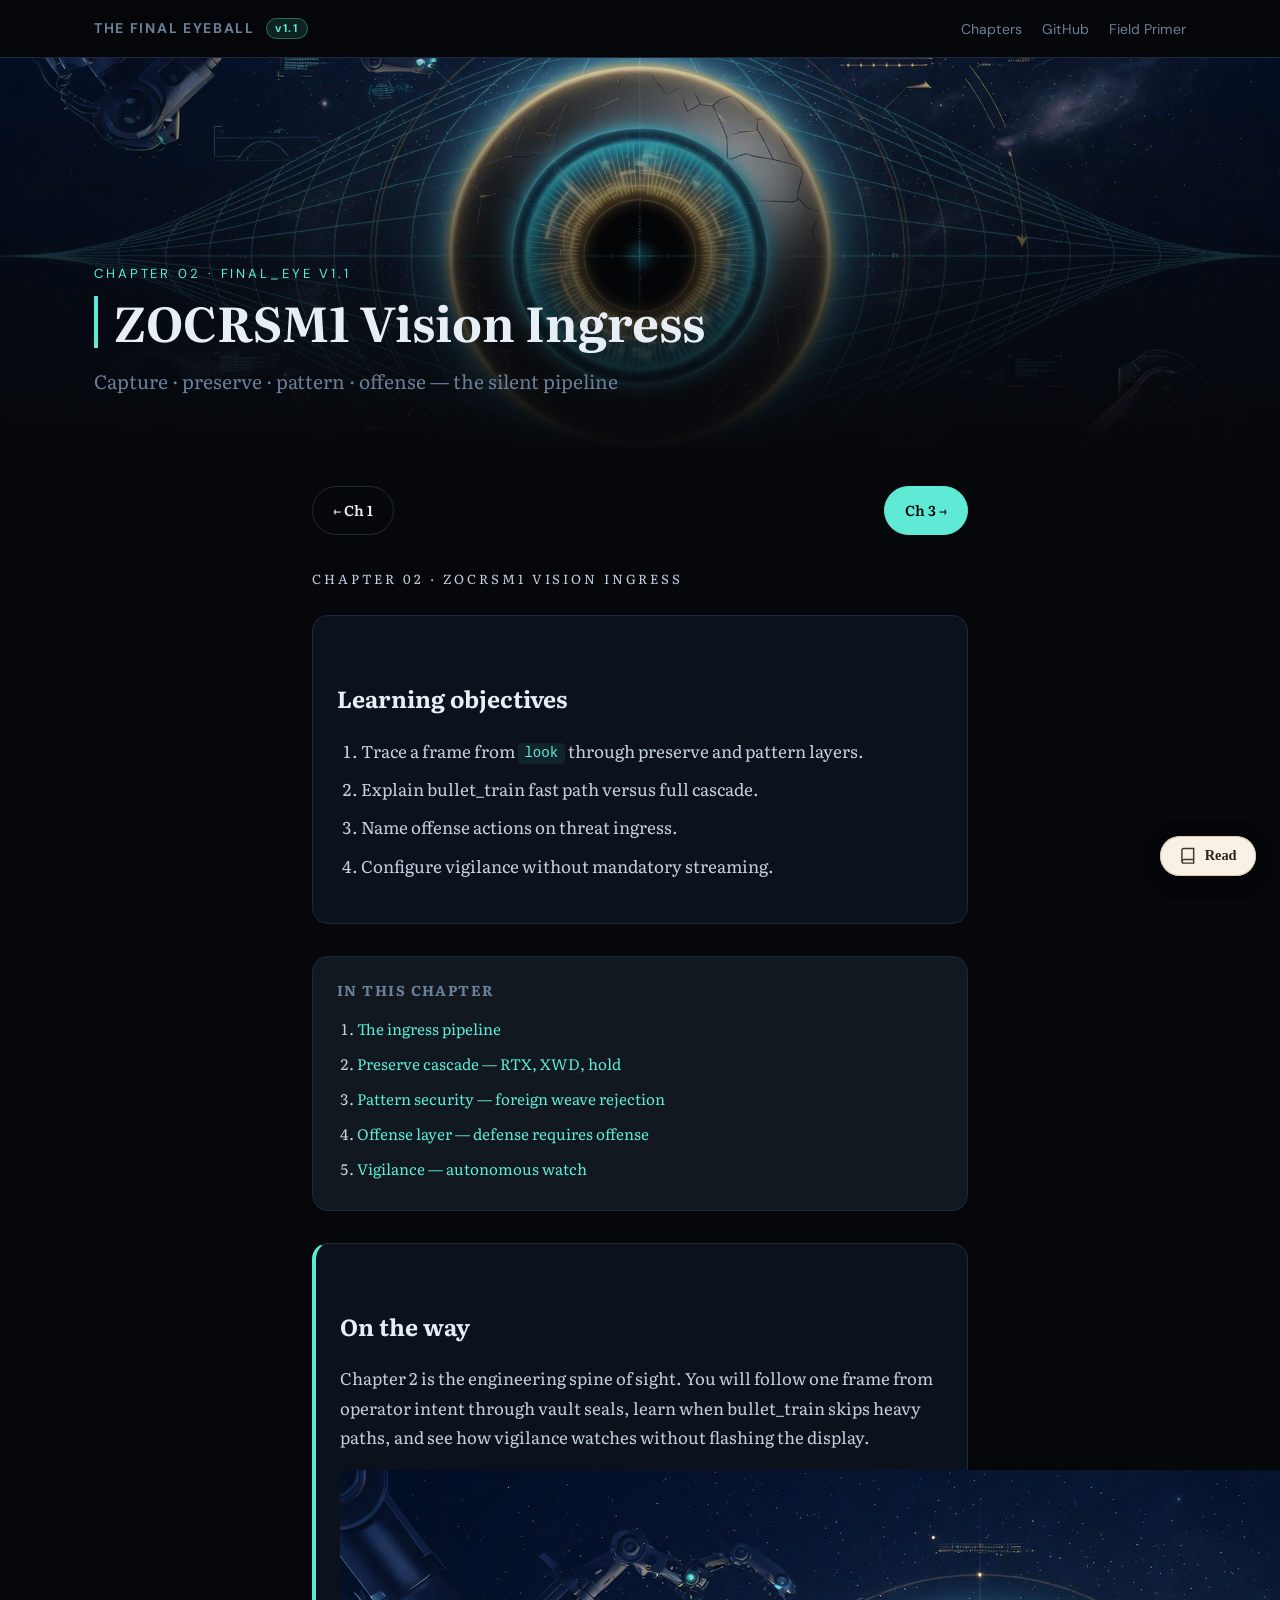
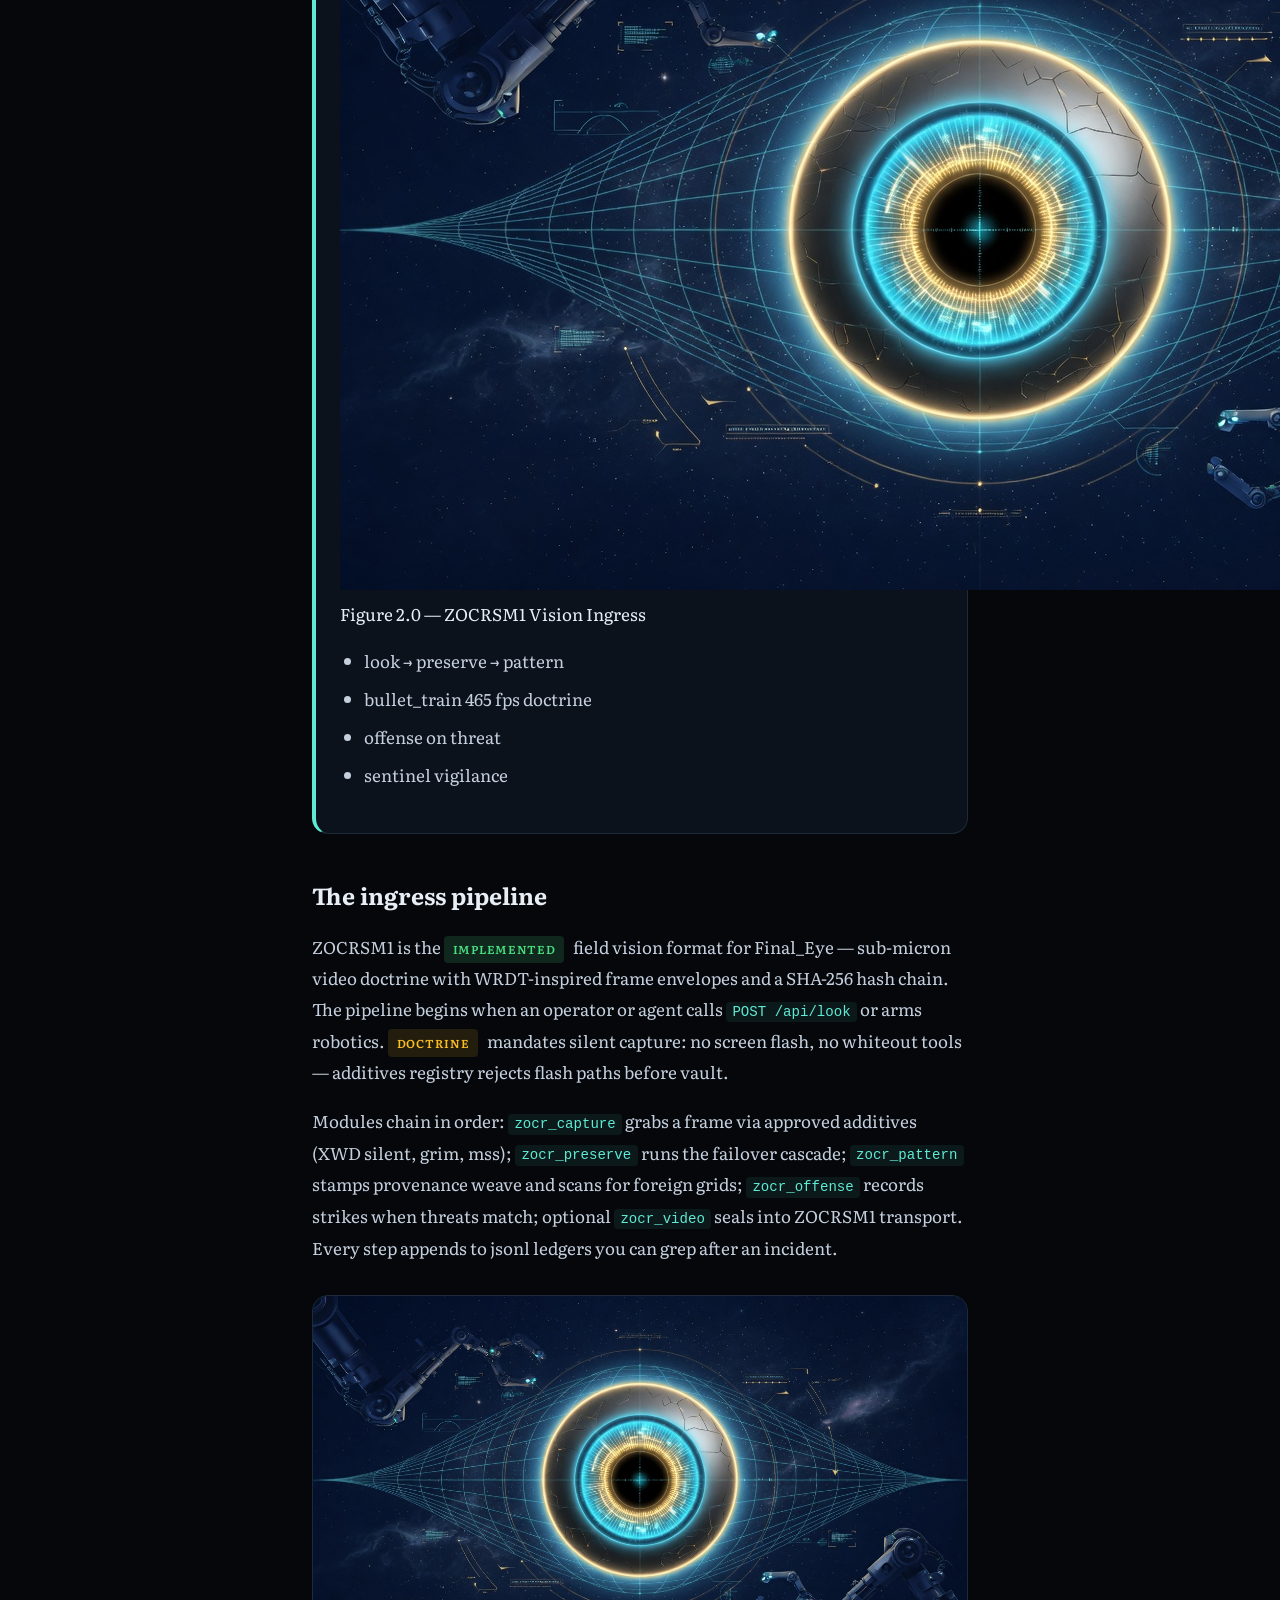
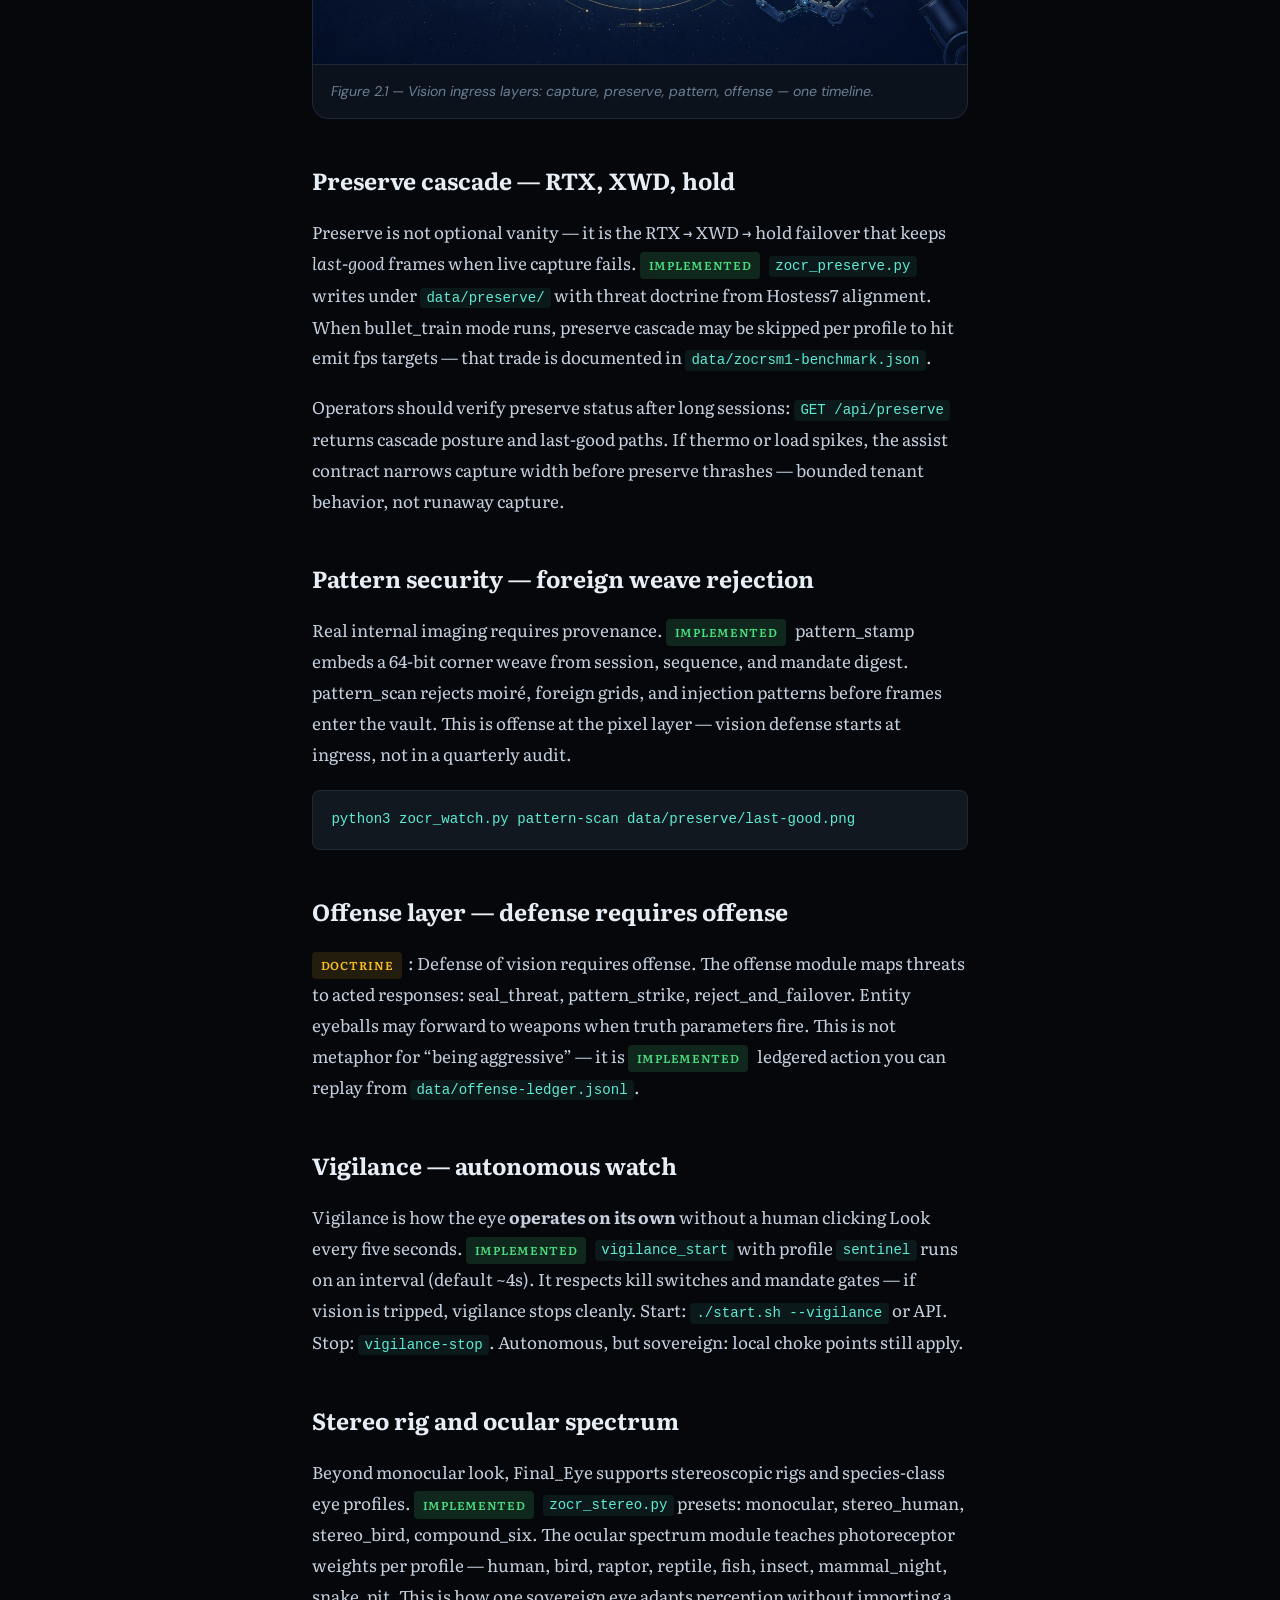
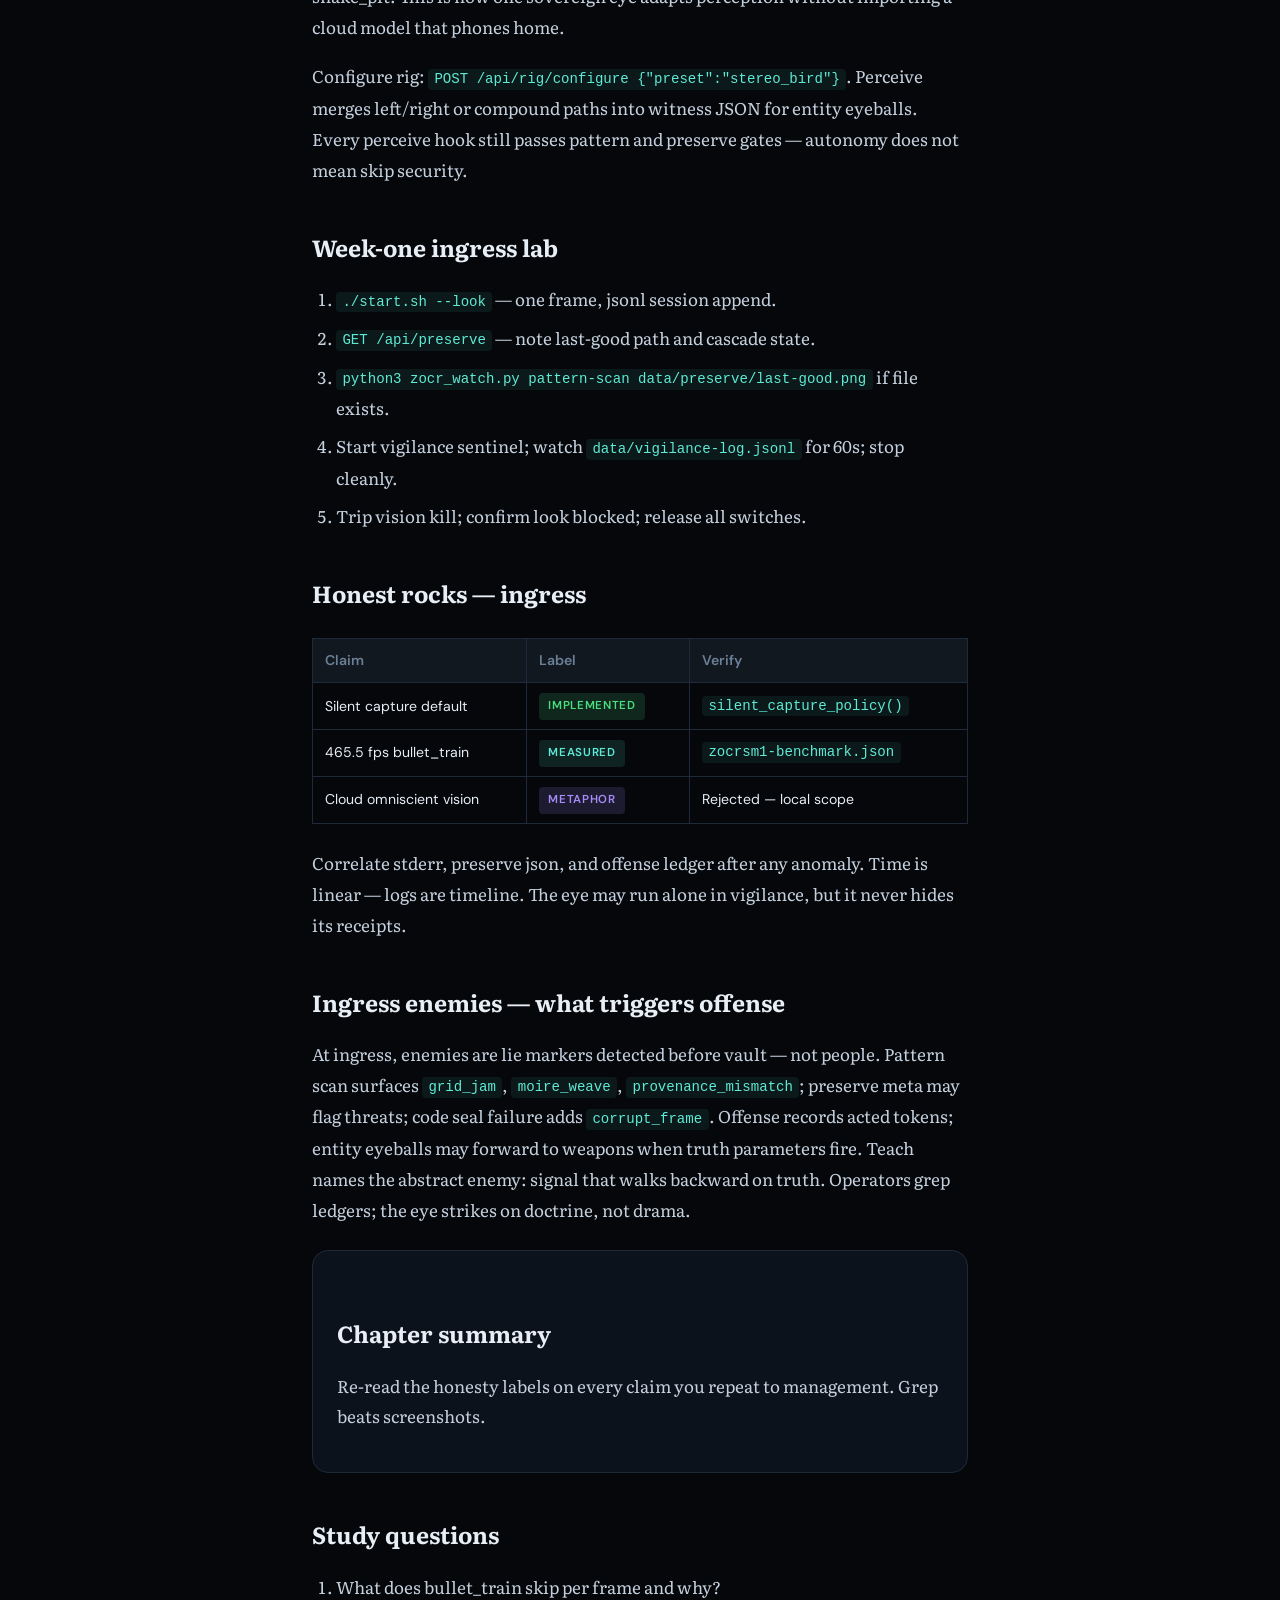
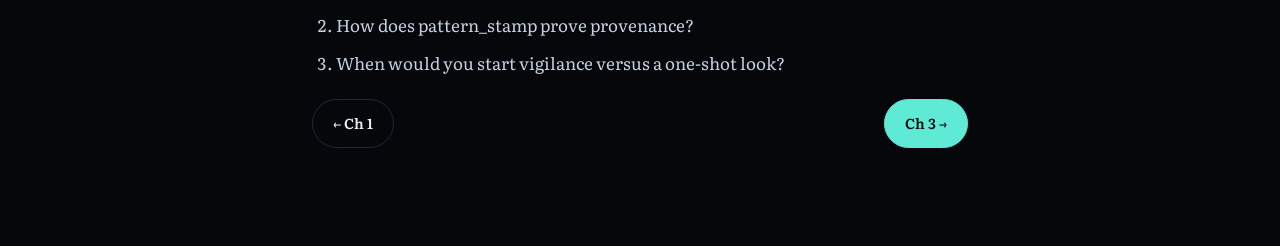
<file: docs/chapters/02-zocrsm1-vision.html>
<!DOCTYPE html>
<html lang="en">
<head>
  <meta charset="UTF-8" />
  <meta name="viewport" content="width=device-width, initial-scale=1, viewport-fit=cover" />
  <title>02 — ZOCRSM1 Vision Ingress · The Final Eyeball</title>
  <meta name="description" content="Chapter 2: ZOCRSM1 Vision Ingress. Final_Eye v1.1 sovereign vision textbook." />
  <link rel="canonical" href="https://zacharygeurts.github.io/Final_Eye/chapters/02-zocrsm1-vision.html" />
  <meta name="theme-color" content="#05070a" />
  <meta property="og:title" content="02 — ZOCRSM1 Vision Ingress" />
  <meta property="og:image" content="https://zacharygeurts.github.io/Final_Eye/assets/images/chapters/ch01-vision-ingress.jpg" />
  <link rel="stylesheet" href="../css/final-eye.css" />
  <link rel="stylesheet" href="../css/chapters.css" />
  <link rel="stylesheet" href="../css/reader.css" />
</head>
<body class="chapter-page accent-vision">
  <nav class="top"><div class="inner">
    <a class="logo" href="../index.html">THE FINAL EYEBALL <span class="v-badge">v1.1</span></a>
    <ul>
      <li><a href="../index.html#chapters">Chapters</a></li>
      <li><a href="https://github.com/ZacharyGeurts/Final_Eye">GitHub</a></li>
      <li><a href="https://zacharygeurts.github.io/Field_Primer/">Field Primer</a></li>
    </ul>
  </div></nav>
  <header class="chapter-hero" style="background-image:url('../assets/images/chapters/ch01-vision-ingress.jpg')">
    <div class="chapter-hero-overlay"></div>
    <div class="chapter-hero-content">
      <p class="eyebrow">Chapter 02 · Final_Eye v1.1</p>
      <h1>ZOCRSM1 Vision Ingress</h1>
      <p class="lead" style="margin-top:0.75rem;color:var(--muted)">Capture · preserve · pattern · offense — the silent pipeline</p>
    </div>
  </header>
  <main class="chapter-main">
    <nav class="chapter-nav"><a class="btn secondary" href="01-preface.html">← Ch 1</a> <a class="btn" href="03-grkmf-gvc1.html">Ch 3 →</a></nav>
    <p class="eyebrow">Chapter 02 · ZOCRSM1 Vision Ingress</p>

    <div class="objectives">
      <h2 id="toc-02-objectives">Learning objectives</h2>
      <ol><li>Trace a frame from <code>look</code> through preserve and pattern layers.</li><li>Explain bullet_train fast path versus full cascade.</li><li>Name offense actions on threat ingress.</li><li>Configure vigilance without mandatory streaming.</li></ol>
    </div>

    <nav class="chapter-toc" aria-label="In this chapter">
      <h2>In this chapter</h2>
      <ol><li><a href="#toc-02-pipeline">The ingress pipeline</a></li><li><a href="#toc-02-preserve">Preserve cascade — RTX, XWD, hold</a></li><li><a href="#toc-02-pattern">Pattern security — foreign weave rejection</a></li><li><a href="#toc-02-offense">Offense layer — defense requires offense</a></li><li><a href="#toc-02-vigilance">Vigilance — autonomous watch</a></li></ol>
    </nav>

    <div class="on-the-way">
      <h2 id="toc-02-on-the-way">On the way</h2>
      <p class="on-the-way-lead">Chapter 2 is the engineering spine of sight. You will follow one frame from operator intent through vault seals, learn when bullet_train skips heavy paths, and see how vigilance watches without flashing the display.</p>
      <figure class="on-the-way-figure">
        <img src="../assets/images/chapters/ch01-vision-ingress.jpg" alt="ZOCRSM1 Vision Ingress" loading="lazy" />
        <figcaption>Figure 2.0 — ZOCRSM1 Vision Ingress</figcaption>
      </figure>
      <ul class="on-the-way-journey"><li>look → preserve → pattern</li><li>bullet_train 465 fps doctrine</li><li>offense on threat</li><li>sentinel vigilance</li></ul>
    </div>

    
<h2 id="toc-02-pipeline">The ingress pipeline</h2>
<p>ZOCRSM1 is the <span class="tag impl">Implemented</span> field vision format for Final_Eye — sub-micron video doctrine with WRDT-inspired frame envelopes and a SHA-256 hash chain. The pipeline begins when an operator or agent calls <code>POST /api/look</code> or arms robotics. <span class="tag doctrine">Doctrine</span> mandates silent capture: no screen flash, no whiteout tools — additives registry rejects flash paths before vault.</p>
<p>Modules chain in order: <code>zocr_capture</code> grabs a frame via approved additives (XWD silent, grim, mss); <code>zocr_preserve</code> runs the failover cascade; <code>zocr_pattern</code> stamps provenance weave and scans for foreign grids; <code>zocr_offense</code> records strikes when threats match; optional <code>zocr_video</code> seals into ZOCRSM1 transport. Every step appends to jsonl ledgers you can grep after an incident.</p>
<figure class="figure"><img src="../assets/images/chapters/ch01-vision-ingress.jpg" alt="Ingress pipeline" loading="lazy" /><figcaption>Figure 2.1 — Vision ingress layers: capture, preserve, pattern, offense — one timeline.</figcaption></figure>

<h2 id="toc-02-preserve">Preserve cascade — RTX, XWD, hold</h2>
<p>Preserve is not optional vanity — it is the RTX → XWD → hold failover that keeps <em>last-good</em> frames when live capture fails. <span class="tag impl">Implemented</span> <code>zocr_preserve.py</code> writes under <code>data/preserve/</code> with threat doctrine from Hostess7 alignment. When bullet_train mode runs, preserve cascade may be skipped per profile to hit emit fps targets — that trade is documented in <code>data/zocrsm1-benchmark.json</code>.</p>
<p>Operators should verify preserve status after long sessions: <code>GET /api/preserve</code> returns cascade posture and last-good paths. If thermo or load spikes, the assist contract narrows capture width before preserve thrashes — bounded tenant behavior, not runaway capture.</p>

<h2 id="toc-02-pattern">Pattern security — foreign weave rejection</h2>
<p>Real internal imaging requires provenance. <span class="tag impl">Implemented</span> pattern_stamp embeds a 64-bit corner weave from session, sequence, and mandate digest. pattern_scan rejects moiré, foreign grids, and injection patterns before frames enter the vault. This is offense at the pixel layer — vision defense starts at ingress, not in a quarterly audit.</p>
<pre class="eq">python3 zocr_watch.py pattern-scan data/preserve/last-good.png</pre>

<h2 id="toc-02-offense">Offense layer — defense requires offense</h2>
<p><span class="tag doctrine">Doctrine</span>: Defense of vision requires offense. The offense module maps threats to acted responses: seal_threat, pattern_strike, reject_and_failover. Entity eyeballs may forward to weapons when truth parameters fire. This is not metaphor for “being aggressive” — it is <span class="tag impl">Implemented</span> ledgered action you can replay from <code>data/offense-ledger.jsonl</code>.</p>

<h2 id="toc-02-vigilance">Vigilance — autonomous watch</h2>
<p>Vigilance is how the eye <strong>operates on its own</strong> without a human clicking Look every five seconds. <span class="tag impl">Implemented</span> <code>vigilance_start</code> with profile <code>sentinel</code> runs on an interval (default ~4s). It respects kill switches and mandate gates — if vision is tripped, vigilance stops cleanly. Start: <code>./start.sh --vigilance</code> or API. Stop: <code>vigilance-stop</code>. Autonomous, but sovereign: local choke points still apply.</p>

<h2 id="toc-02-stereo">Stereo rig and ocular spectrum</h2>
<p>Beyond monocular look, Final_Eye supports stereoscopic rigs and species-class eye profiles. <span class="tag impl">Implemented</span> <code>zocr_stereo.py</code> presets: monocular, stereo_human, stereo_bird, compound_six. The ocular spectrum module teaches photoreceptor weights per profile — human, bird, raptor, reptile, fish, insect, mammal_night, snake_pit. This is how one sovereign eye adapts perception without importing a cloud model that phones home.</p>
<p>Configure rig: <code>POST /api/rig/configure {"preset":"stereo_bird"}</code>. Perceive merges left/right or compound paths into witness JSON for entity eyeballs. Every perceive hook still passes pattern and preserve gates — autonomy does not mean skip security.</p>
<h2 id="toc-02-lab">Week-one ingress lab</h2>
<ol>
<li><code>./start.sh --look</code> — one frame, jsonl session append.</li>
<li><code>GET /api/preserve</code> — note last-good path and cascade state.</li>
<li><code>python3 zocr_watch.py pattern-scan data/preserve/last-good.png</code> if file exists.</li>
<li>Start vigilance sentinel; watch <code>data/vigilance-log.jsonl</code> for 60s; stop cleanly.</li>
<li>Trip vision kill; confirm look blocked; release all switches.</li>
</ol>
<h2 id="toc-02-rocks">Honest rocks — ingress</h2>
<table class="rocks"><thead><tr><th>Claim</th><th>Label</th><th>Verify</th></tr></thead><tbody>
<tr><td>Silent capture default</td><td><span class="tag impl">Implemented</span></td><td><code>silent_capture_policy()</code></td></tr>
<tr><td>465.5 fps bullet_train</td><td><span class="tag measured">Measured</span></td><td><code>zocrsm1-benchmark.json</code></td></tr>
<tr><td>Cloud omniscient vision</td><td><span class="tag meta">Metaphor</span></td><td>Rejected — local scope</td></tr>
</tbody></table>
<p>Correlate stderr, preserve json, and offense ledger after any anomaly. Time is linear — logs are timeline. The eye may run alone in vigilance, but it never hides its receipts.</p>
<h2 id="toc-02-enemies">Ingress enemies — what triggers offense</h2>
<p>At ingress, enemies are lie markers detected before vault — not people. Pattern scan surfaces <code>grid_jam</code>, <code>moire_weave</code>, <code>provenance_mismatch</code>; preserve meta may flag threats; code seal failure adds <code>corrupt_frame</code>. Offense records acted tokens; entity eyeballs may forward to weapons when truth parameters fire. Teach names the abstract enemy: signal that walks backward on truth. Operators grep ledgers; the eye strikes on doctrine, not drama.</p>


    <div class="chapter-summary-box">
      <h2 id="toc-02-summary">Chapter summary</h2>
      <p>Re-read the honesty labels on every claim you repeat to management. Grep beats screenshots.</p>
    </div>

    <h2 id="toc-02-study">Study questions</h2>
    <ol><li>What does bullet_train skip per frame and why?</li><li>How does pattern_stamp prove provenance?</li><li>When would you start vigilance versus a one-shot look?</li></ol>

    <nav class="chapter-nav"><a class="btn secondary" href="01-preface.html">← Ch 1</a> <a class="btn" href="03-grkmf-gvc1.html">Ch 3 →</a></nav>
  </main>
  <button type="button" class="reader-launch" id="reader-launch" aria-label="Open reader mode">
    <svg viewBox="0 0 24 24" fill="none" stroke="currentColor" stroke-width="2"><path d="M4 19.5A2.5 2.5 0 0 1 6.5 17H20"/><path d="M4 4.5A2.5 2.5 0 0 1 6.5 2H20v20H6.5A2.5 2.5 0 0 1 4 19.5z"/></svg>
    Read
  </button>
  <script src="../js/reader.js" defer></script>
</body>
</html>
</file>
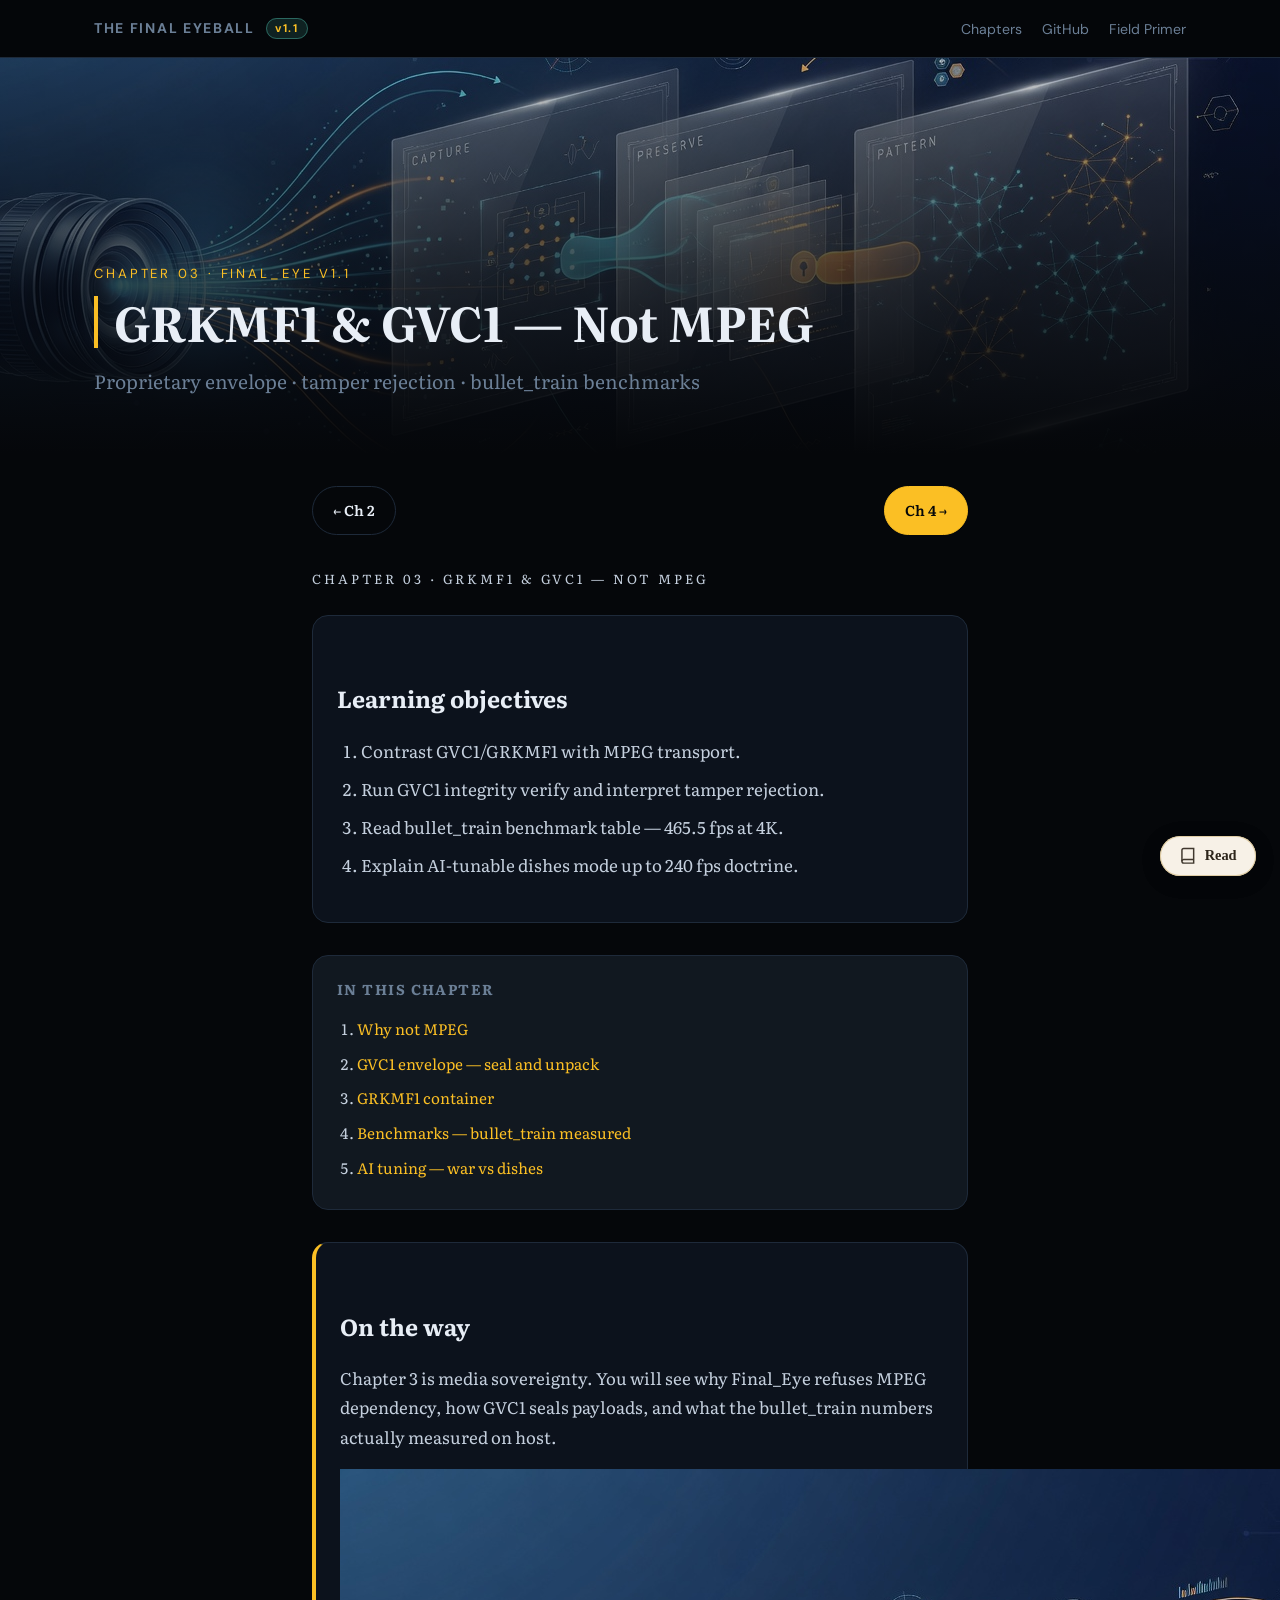
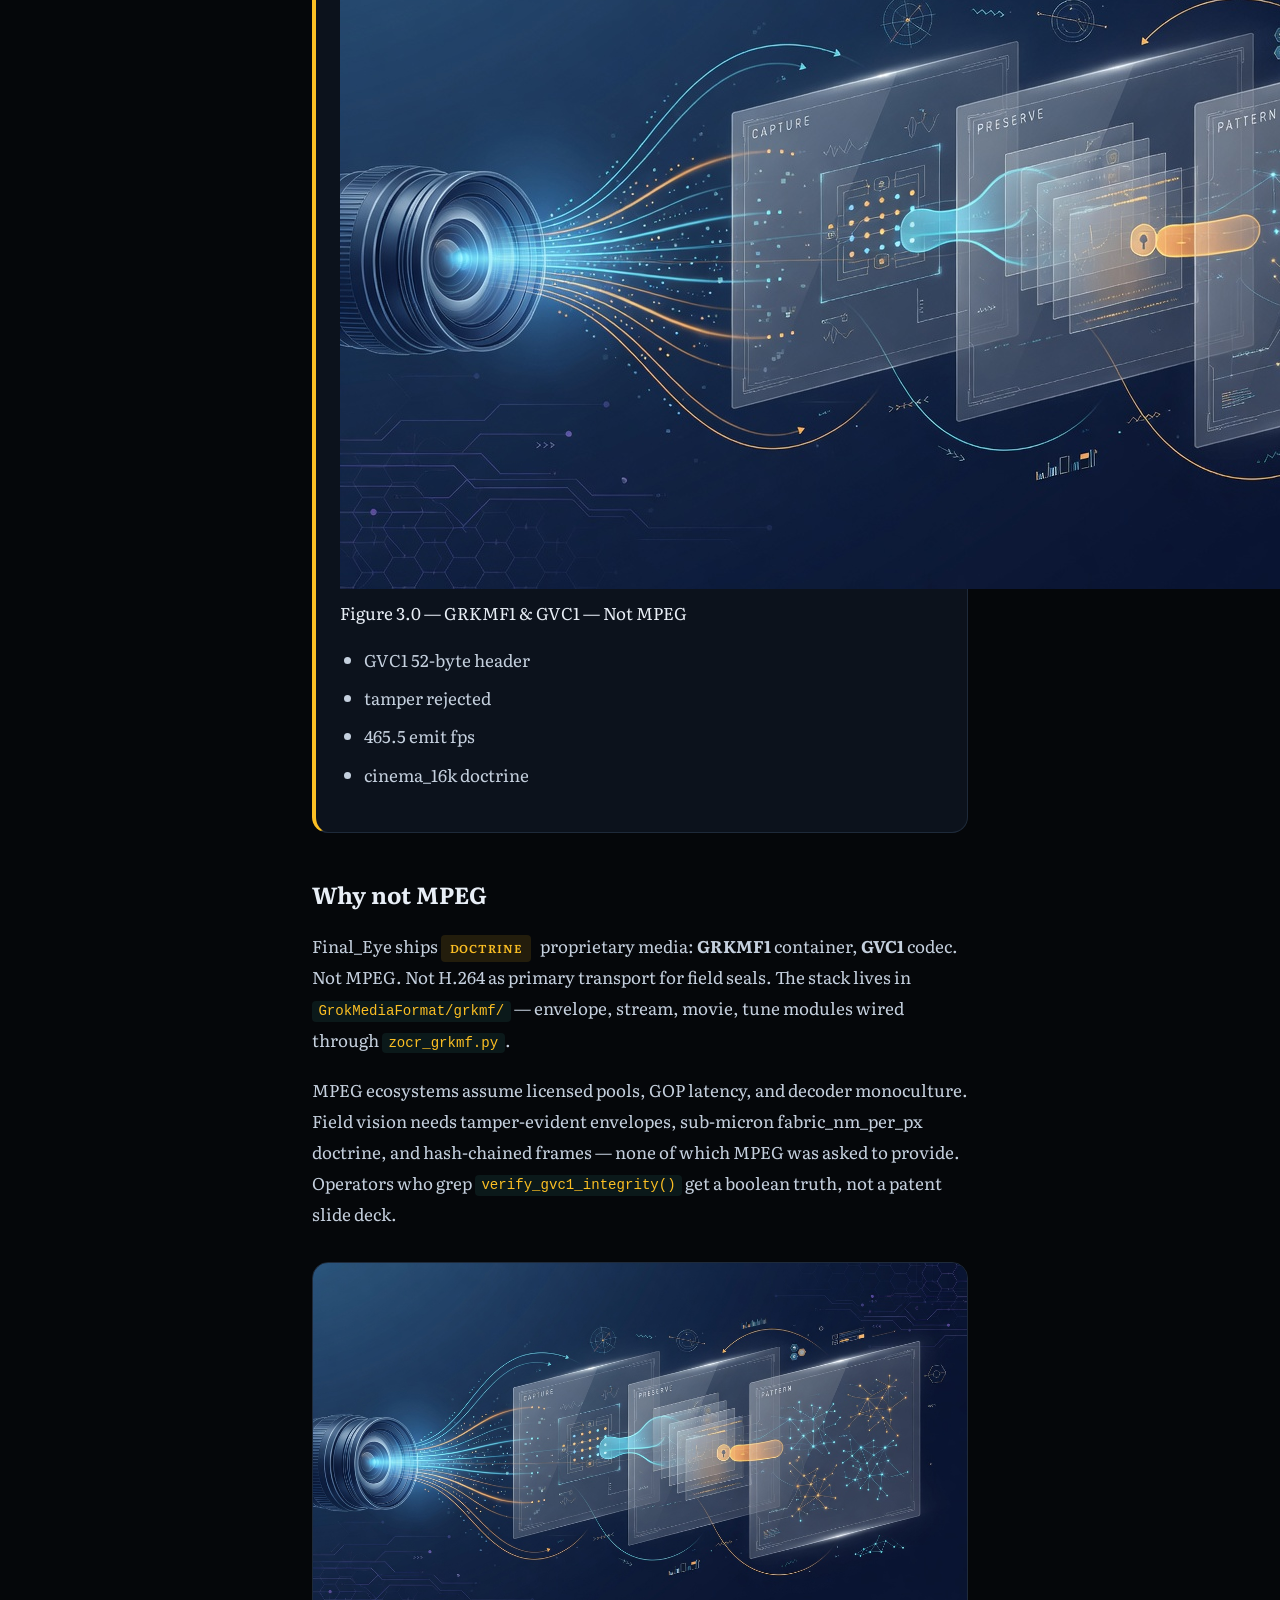
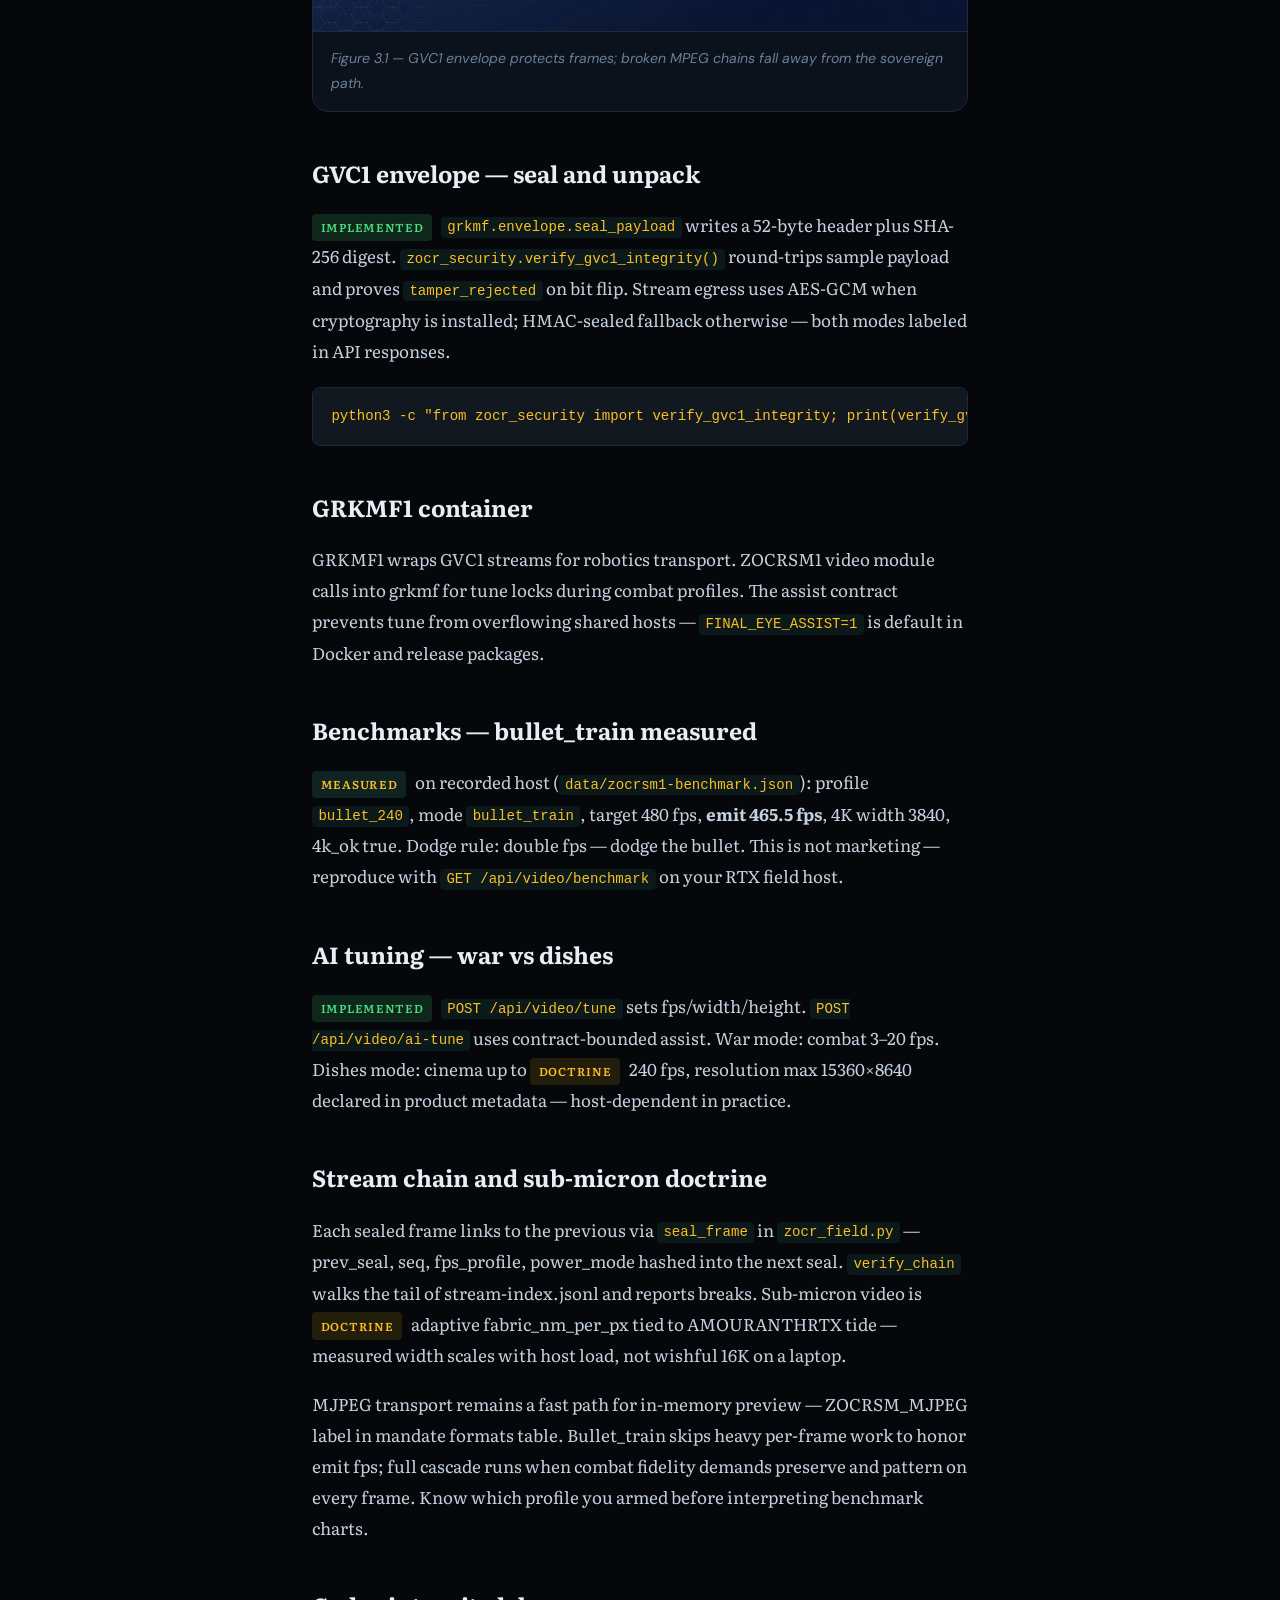
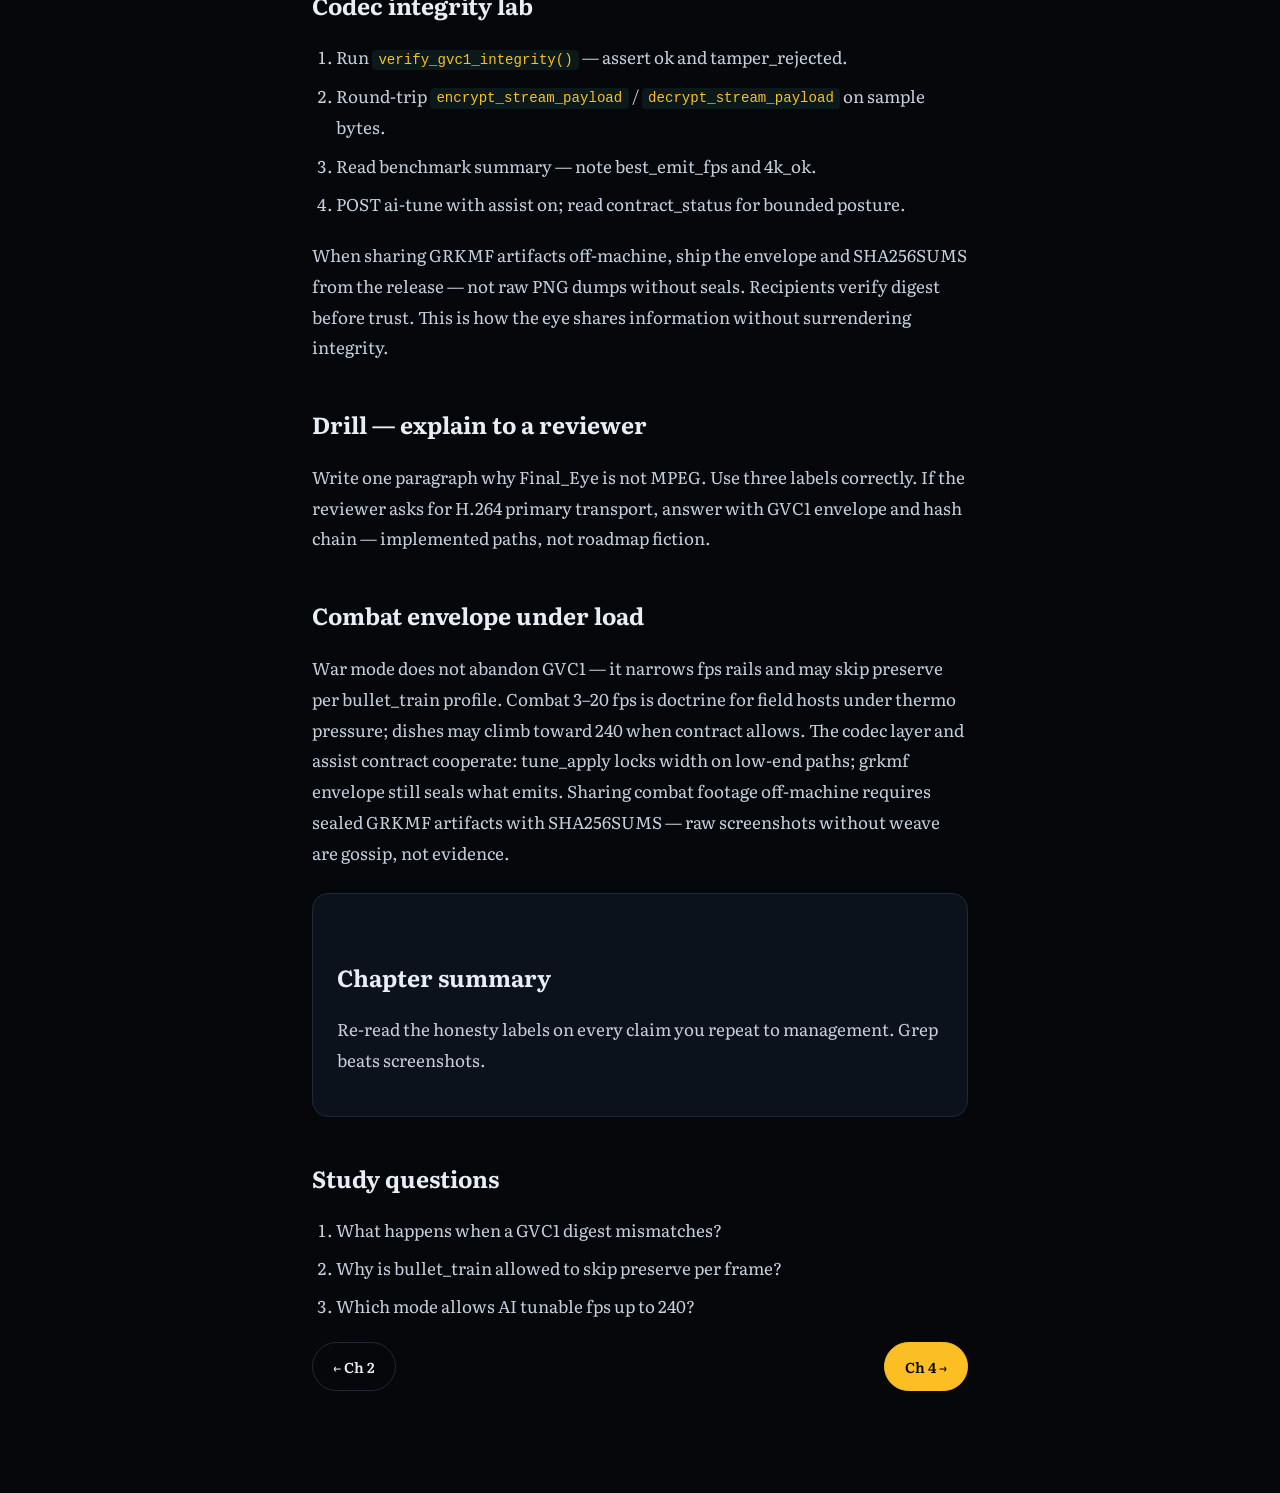
<file: docs/chapters/03-grkmf-gvc1.html>
<!DOCTYPE html>
<html lang="en">
<head>
  <meta charset="UTF-8" />
  <meta name="viewport" content="width=device-width, initial-scale=1, viewport-fit=cover" />
  <title>03 — GRKMF1 &amp; GVC1 — Not MPEG · The Final Eyeball</title>
  <meta name="description" content="Chapter 3: GRKMF1 &amp; GVC1 — Not MPEG. Final_Eye v1.1 sovereign vision textbook." />
  <link rel="canonical" href="https://zacharygeurts.github.io/Final_Eye/chapters/03-grkmf-gvc1.html" />
  <meta name="theme-color" content="#05070a" />
  <meta property="og:title" content="03 — GRKMF1 &amp; GVC1 — Not MPEG" />
  <meta property="og:image" content="https://zacharygeurts.github.io/Final_Eye/assets/images/chapters/ch02-gvc1-envelope.jpg" />
  <link rel="stylesheet" href="../css/final-eye.css" />
  <link rel="stylesheet" href="../css/chapters.css" />
  <link rel="stylesheet" href="../css/reader.css" />
</head>
<body class="chapter-page accent-codec">
  <nav class="top"><div class="inner">
    <a class="logo" href="../index.html">THE FINAL EYEBALL <span class="v-badge">v1.1</span></a>
    <ul>
      <li><a href="../index.html#chapters">Chapters</a></li>
      <li><a href="https://github.com/ZacharyGeurts/Final_Eye">GitHub</a></li>
      <li><a href="https://zacharygeurts.github.io/Field_Primer/">Field Primer</a></li>
    </ul>
  </div></nav>
  <header class="chapter-hero" style="background-image:url('../assets/images/chapters/ch02-gvc1-envelope.jpg')">
    <div class="chapter-hero-overlay"></div>
    <div class="chapter-hero-content">
      <p class="eyebrow">Chapter 03 · Final_Eye v1.1</p>
      <h1>GRKMF1 &amp; GVC1 — Not MPEG</h1>
      <p class="lead" style="margin-top:0.75rem;color:var(--muted)">Proprietary envelope · tamper rejection · bullet_train benchmarks</p>
    </div>
  </header>
  <main class="chapter-main">
    <nav class="chapter-nav"><a class="btn secondary" href="02-zocrsm1-vision.html">← Ch 2</a> <a class="btn" href="04-security-silent.html">Ch 4 →</a></nav>
    <p class="eyebrow">Chapter 03 · GRKMF1 &amp; GVC1 — Not MPEG</p>

    <div class="objectives">
      <h2 id="toc-03-objectives">Learning objectives</h2>
      <ol><li>Contrast GVC1/GRKMF1 with MPEG transport.</li><li>Run GVC1 integrity verify and interpret tamper rejection.</li><li>Read bullet_train benchmark table — 465.5 fps at 4K.</li><li>Explain AI-tunable dishes mode up to 240 fps doctrine.</li></ol>
    </div>

    <nav class="chapter-toc" aria-label="In this chapter">
      <h2>In this chapter</h2>
      <ol><li><a href="#toc-03-not-mpeg">Why not MPEG</a></li><li><a href="#toc-03-gvc1">GVC1 envelope — seal and unpack</a></li><li><a href="#toc-03-grkmf">GRKMF1 container</a></li><li><a href="#toc-03-bench">Benchmarks — bullet_train measured</a></li><li><a href="#toc-03-tune">AI tuning — war vs dishes</a></li></ol>
    </nav>

    <div class="on-the-way">
      <h2 id="toc-03-on-the-way">On the way</h2>
      <p class="on-the-way-lead">Chapter 3 is media sovereignty. You will see why Final_Eye refuses MPEG dependency, how GVC1 seals payloads, and what the bullet_train numbers actually measured on host.</p>
      <figure class="on-the-way-figure">
        <img src="../assets/images/chapters/ch02-gvc1-envelope.jpg" alt="GRKMF1 &amp; GVC1 — Not MPEG" loading="lazy" />
        <figcaption>Figure 3.0 — GRKMF1 &amp; GVC1 — Not MPEG</figcaption>
      </figure>
      <ul class="on-the-way-journey"><li>GVC1 52-byte header</li><li>tamper rejected</li><li>465.5 emit fps</li><li>cinema_16k doctrine</li></ul>
    </div>

    
<h2 id="toc-03-not-mpeg">Why not MPEG</h2>
<p>Final_Eye ships <span class="tag doctrine">Doctrine</span> proprietary media: <strong>GRKMF1</strong> container, <strong>GVC1</strong> codec. Not MPEG. Not H.264 as primary transport for field seals. The stack lives in <code>GrokMediaFormat/grkmf/</code> — envelope, stream, movie, tune modules wired through <code>zocr_grkmf.py</code>.</p>
<p>MPEG ecosystems assume licensed pools, GOP latency, and decoder monoculture. Field vision needs tamper-evident envelopes, sub-micron fabric_nm_per_px doctrine, and hash-chained frames — none of which MPEG was asked to provide. Operators who grep <code>verify_gvc1_integrity()</code> get a boolean truth, not a patent slide deck.</p>
<figure class="figure"><img src="../assets/images/chapters/ch02-gvc1-envelope.jpg" alt="GVC1 envelope" loading="lazy" /><figcaption>Figure 3.1 — GVC1 envelope protects frames; broken MPEG chains fall away from the sovereign path.</figcaption></figure>

<h2 id="toc-03-gvc1">GVC1 envelope — seal and unpack</h2>
<p><span class="tag impl">Implemented</span> <code>grkmf.envelope.seal_payload</code> writes a 52-byte header plus SHA-256 digest. <code>zocr_security.verify_gvc1_integrity()</code> round-trips sample payload and proves <code>tamper_rejected</code> on bit flip. Stream egress uses AES-GCM when cryptography is installed; HMAC-sealed fallback otherwise — both modes labeled in API responses.</p>
<pre class="eq">python3 -c "from zocr_security import verify_gvc1_integrity; print(verify_gvc1_integrity())"</pre>

<h2 id="toc-03-grkmf">GRKMF1 container</h2>
<p>GRKMF1 wraps GVC1 streams for robotics transport. ZOCRSM1 video module calls into grkmf for tune locks during combat profiles. The assist contract prevents tune from overflowing shared hosts — <code>FINAL_EYE_ASSIST=1</code> is default in Docker and release packages.</p>

<h2 id="toc-03-bench">Benchmarks — bullet_train measured</h2>
<p><span class="tag measured">Measured</span> on recorded host (<code>data/zocrsm1-benchmark.json</code>): profile <code>bullet_240</code>, mode <code>bullet_train</code>, target 480 fps, <strong>emit 465.5 fps</strong>, 4K width 3840, 4k_ok true. Dodge rule: double fps — dodge the bullet. This is not marketing — reproduce with <code>GET /api/video/benchmark</code> on your RTX field host.</p>

<h2 id="toc-03-tune">AI tuning — war vs dishes</h2>
<p><span class="tag impl">Implemented</span> <code>POST /api/video/tune</code> sets fps/width/height. <code>POST /api/video/ai-tune</code> uses contract-bounded assist. War mode: combat 3–20 fps. Dishes mode: cinema up to <span class="tag doctrine">Doctrine</span> 240 fps, resolution max 15360×8640 declared in product metadata — host-dependent in practice.</p>

<h2 id="toc-03-stream">Stream chain and sub-micron doctrine</h2>
<p>Each sealed frame links to the previous via <code>seal_frame</code> in <code>zocr_field.py</code> — prev_seal, seq, fps_profile, power_mode hashed into the next seal. <code>verify_chain</code> walks the tail of stream-index.jsonl and reports breaks. Sub-micron video is <span class="tag doctrine">Doctrine</span> adaptive fabric_nm_per_px tied to AMOURANTHRTX tide — measured width scales with host load, not wishful 16K on a laptop.</p>
<p>MJPEG transport remains a fast path for in-memory preview — ZOCRSM_MJPEG label in mandate formats table. Bullet_train skips heavy per-frame work to honor emit fps; full cascade runs when combat fidelity demands preserve and pattern on every frame. Know which profile you armed before interpreting benchmark charts.</p>
<h2 id="toc-03-lab">Codec integrity lab</h2>
<ol>
<li>Run <code>verify_gvc1_integrity()</code> — assert ok and tamper_rejected.</li>
<li>Round-trip <code>encrypt_stream_payload</code> / <code>decrypt_stream_payload</code> on sample bytes.</li>
<li>Read benchmark summary — note best_emit_fps and 4k_ok.</li>
<li>POST ai-tune with assist on; read contract_status for bounded posture.</li>
</ol>
<p>When sharing GRKMF artifacts off-machine, ship the envelope and SHA256SUMS from the release — not raw PNG dumps without seals. Recipients verify digest before trust. This is how the eye shares information without surrendering integrity.</p>
<h2 id="toc-03-drill">Drill — explain to a reviewer</h2>
<p>Write one paragraph why Final_Eye is not MPEG. Use three labels correctly. If the reviewer asks for H.264 primary transport, answer with GVC1 envelope and hash chain — implemented paths, not roadmap fiction.</p>
<h2 id="toc-03-war">Combat envelope under load</h2>
<p>War mode does not abandon GVC1 — it narrows fps rails and may skip preserve per bullet_train profile. Combat 3–20 fps is doctrine for field hosts under thermo pressure; dishes may climb toward 240 when contract allows. The codec layer and assist contract cooperate: tune_apply locks width on low-end paths; grkmf envelope still seals what emits. Sharing combat footage off-machine requires sealed GRKMF artifacts with SHA256SUMS — raw screenshots without weave are gossip, not evidence.</p>


    <div class="chapter-summary-box">
      <h2 id="toc-03-summary">Chapter summary</h2>
      <p>Re-read the honesty labels on every claim you repeat to management. Grep beats screenshots.</p>
    </div>

    <h2 id="toc-03-study">Study questions</h2>
    <ol><li>What happens when a GVC1 digest mismatches?</li><li>Why is bullet_train allowed to skip preserve per frame?</li><li>Which mode allows AI tunable fps up to 240?</li></ol>

    <nav class="chapter-nav"><a class="btn secondary" href="02-zocrsm1-vision.html">← Ch 2</a> <a class="btn" href="04-security-silent.html">Ch 4 →</a></nav>
  </main>
  <button type="button" class="reader-launch" id="reader-launch" aria-label="Open reader mode">
    <svg viewBox="0 0 24 24" fill="none" stroke="currentColor" stroke-width="2"><path d="M4 19.5A2.5 2.5 0 0 1 6.5 17H20"/><path d="M4 4.5A2.5 2.5 0 0 1 6.5 2H20v20H6.5A2.5 2.5 0 0 1 4 19.5z"/></svg>
    Read
  </button>
  <script src="../js/reader.js" defer></script>
</body>
</html>
</file>
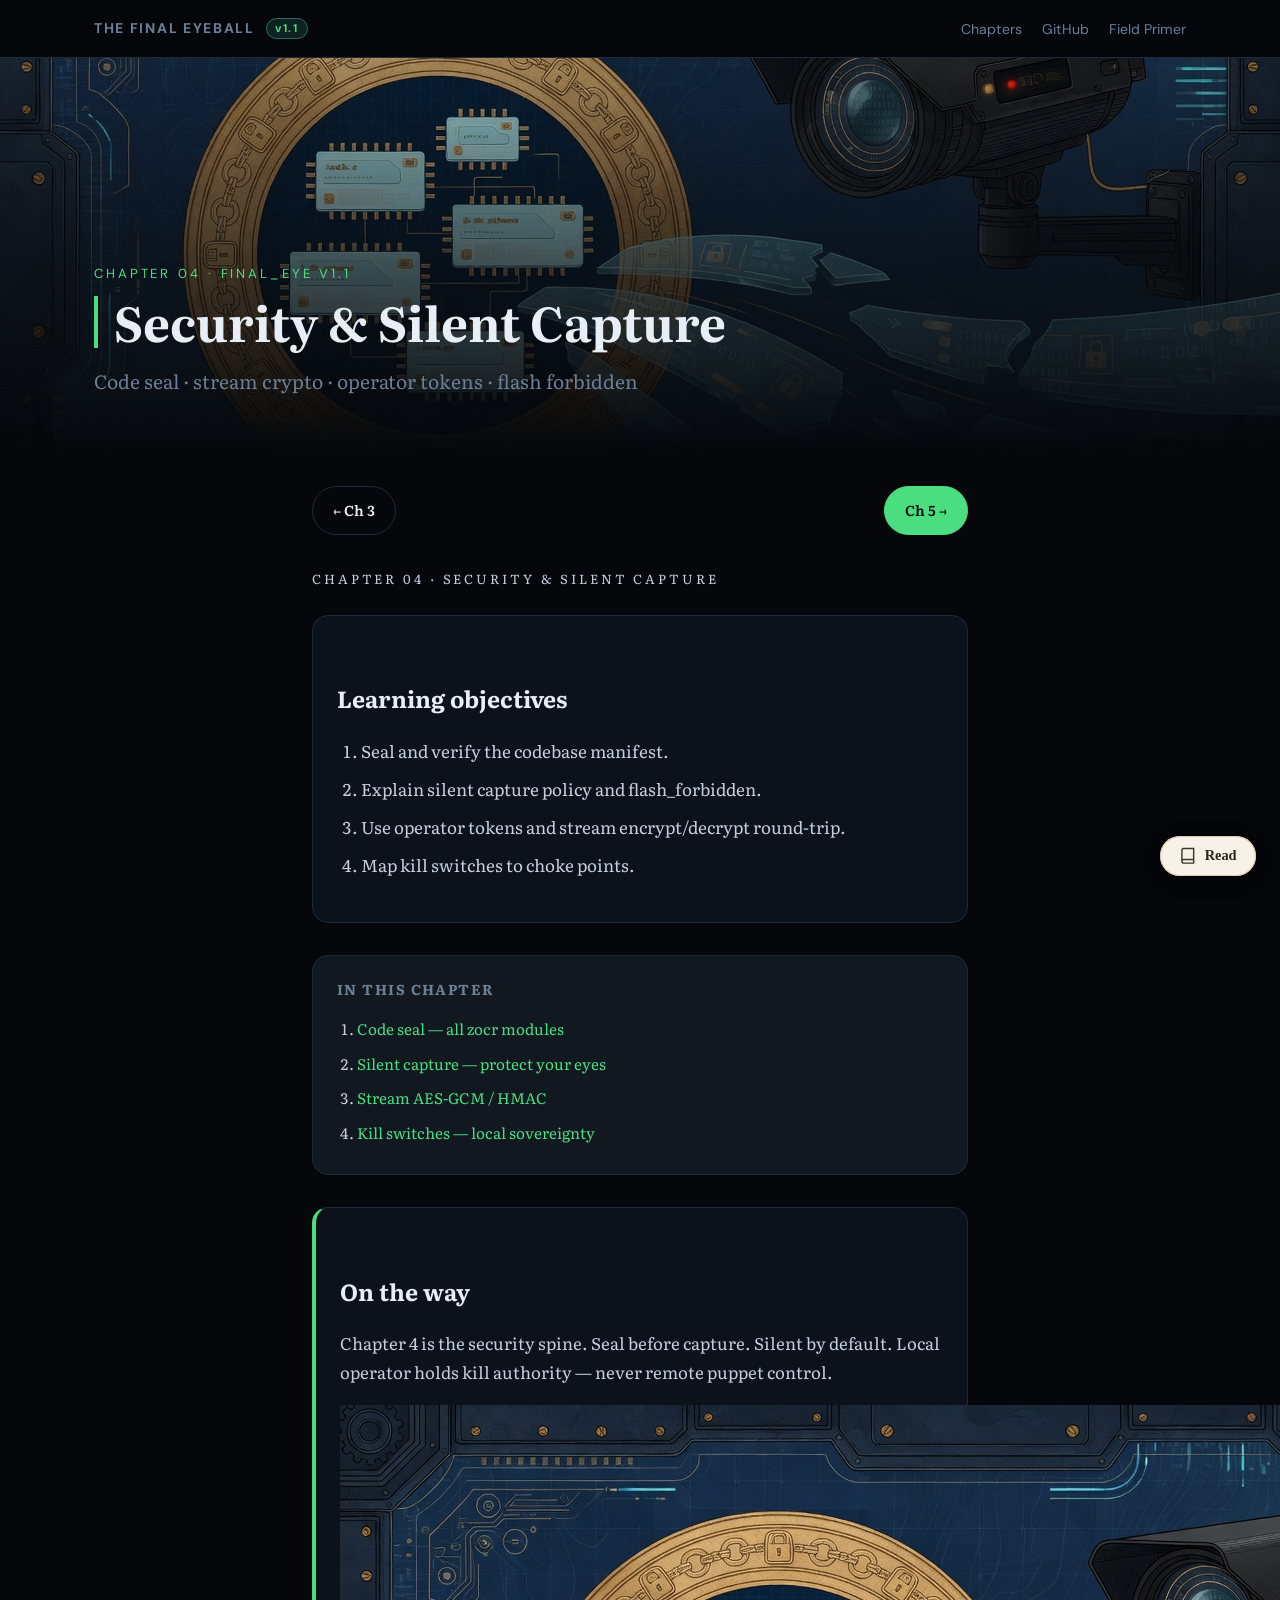
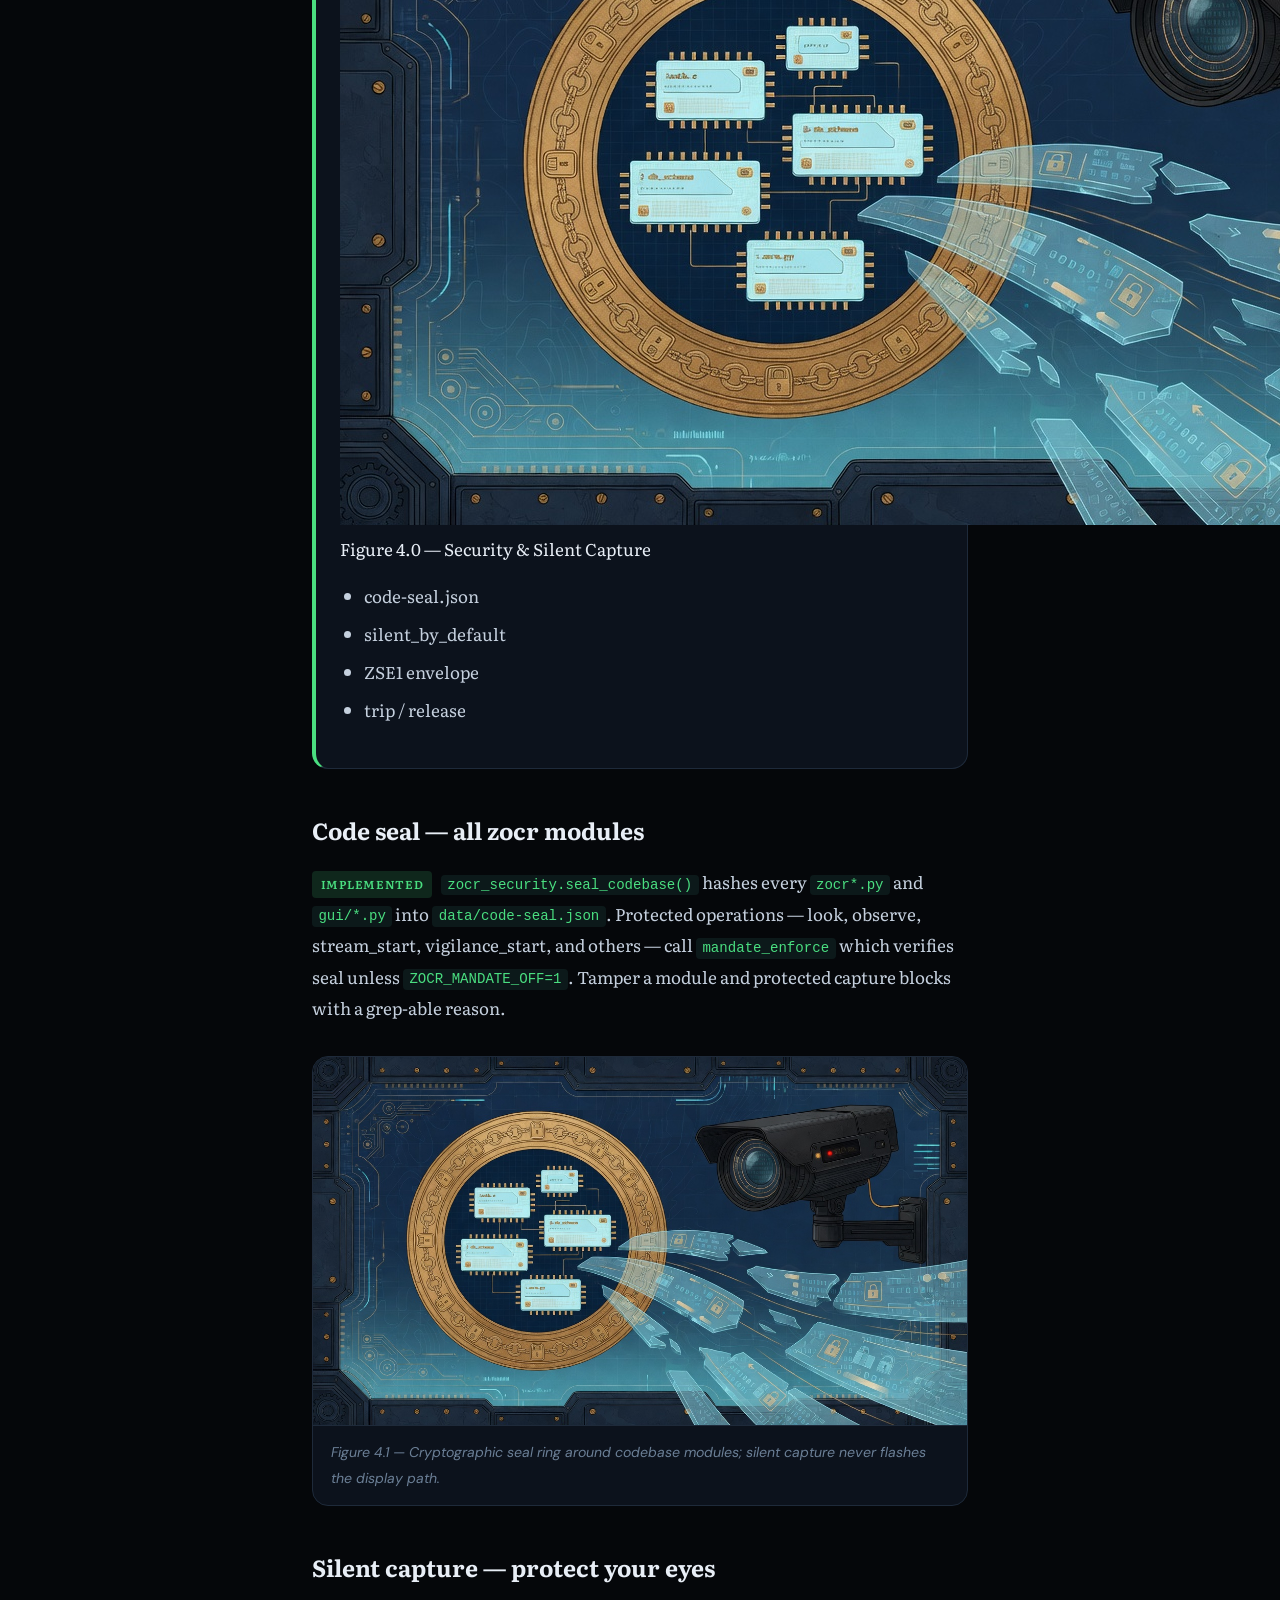
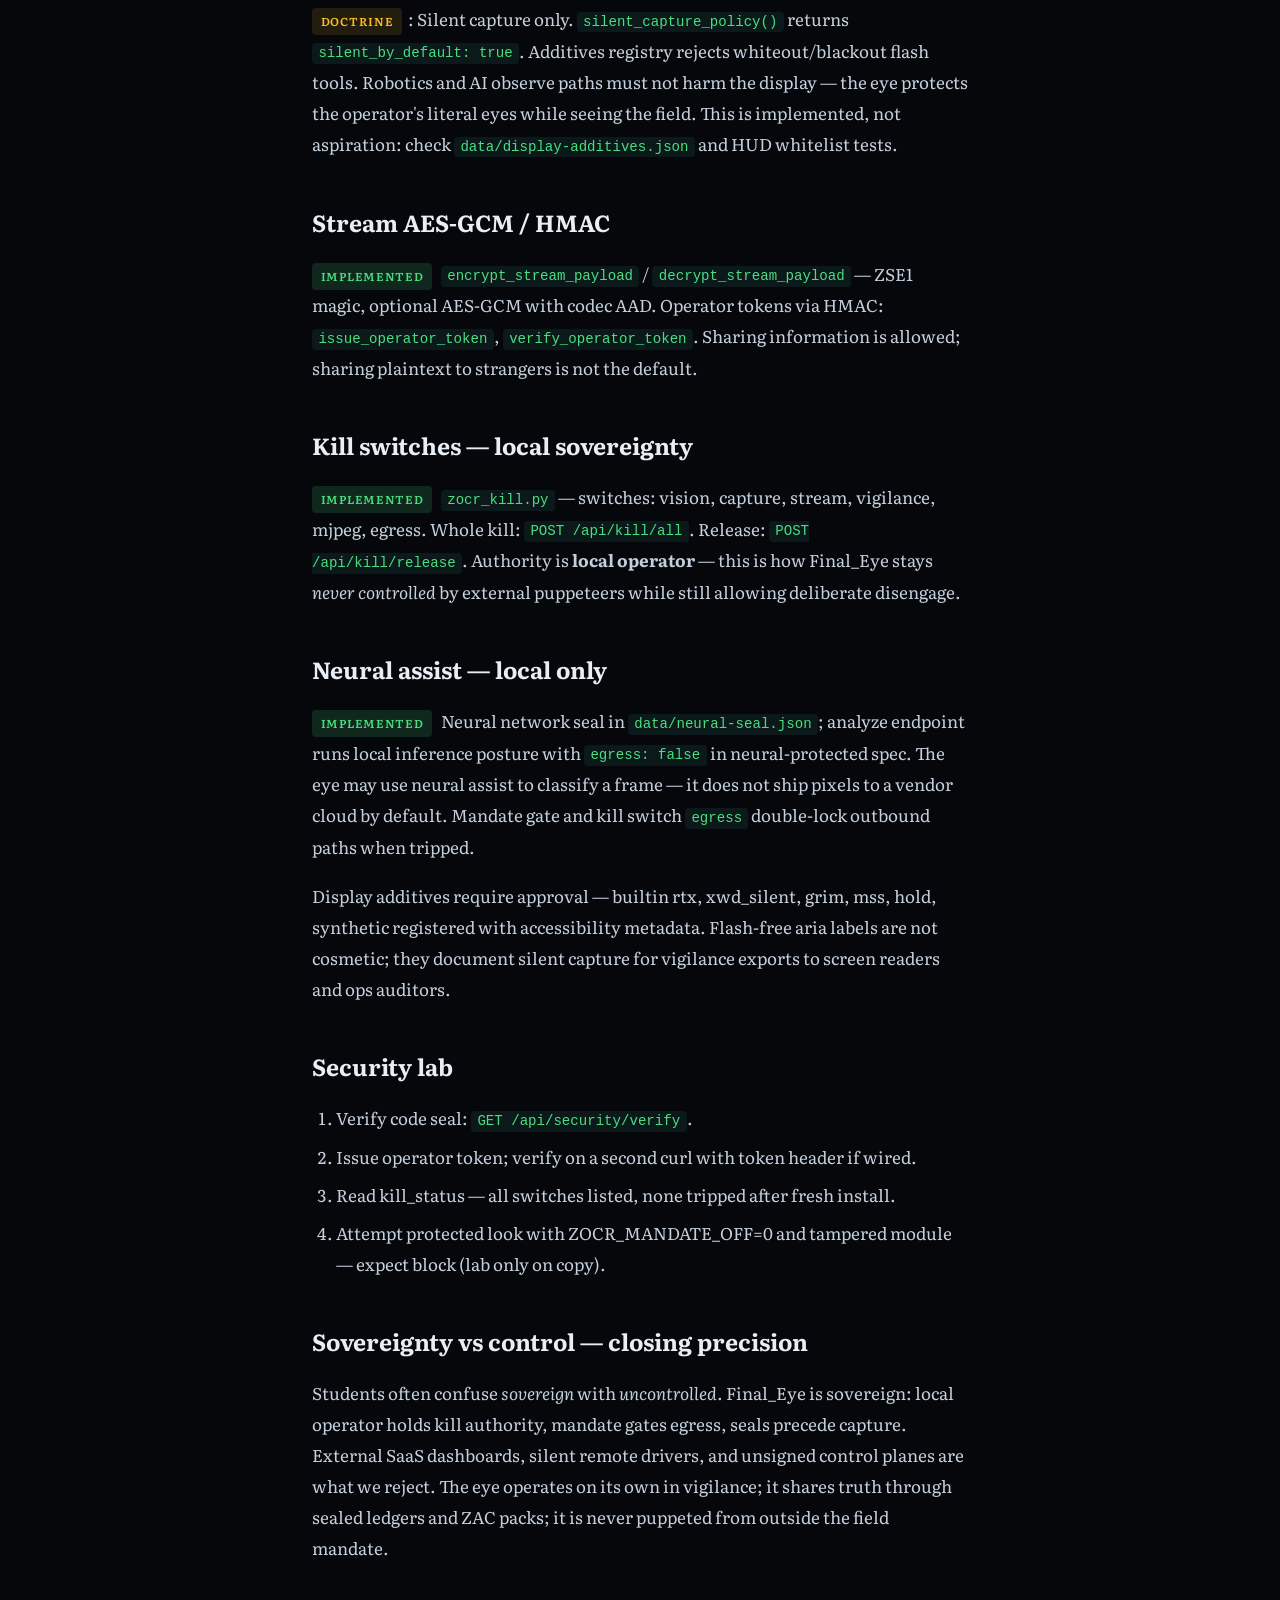
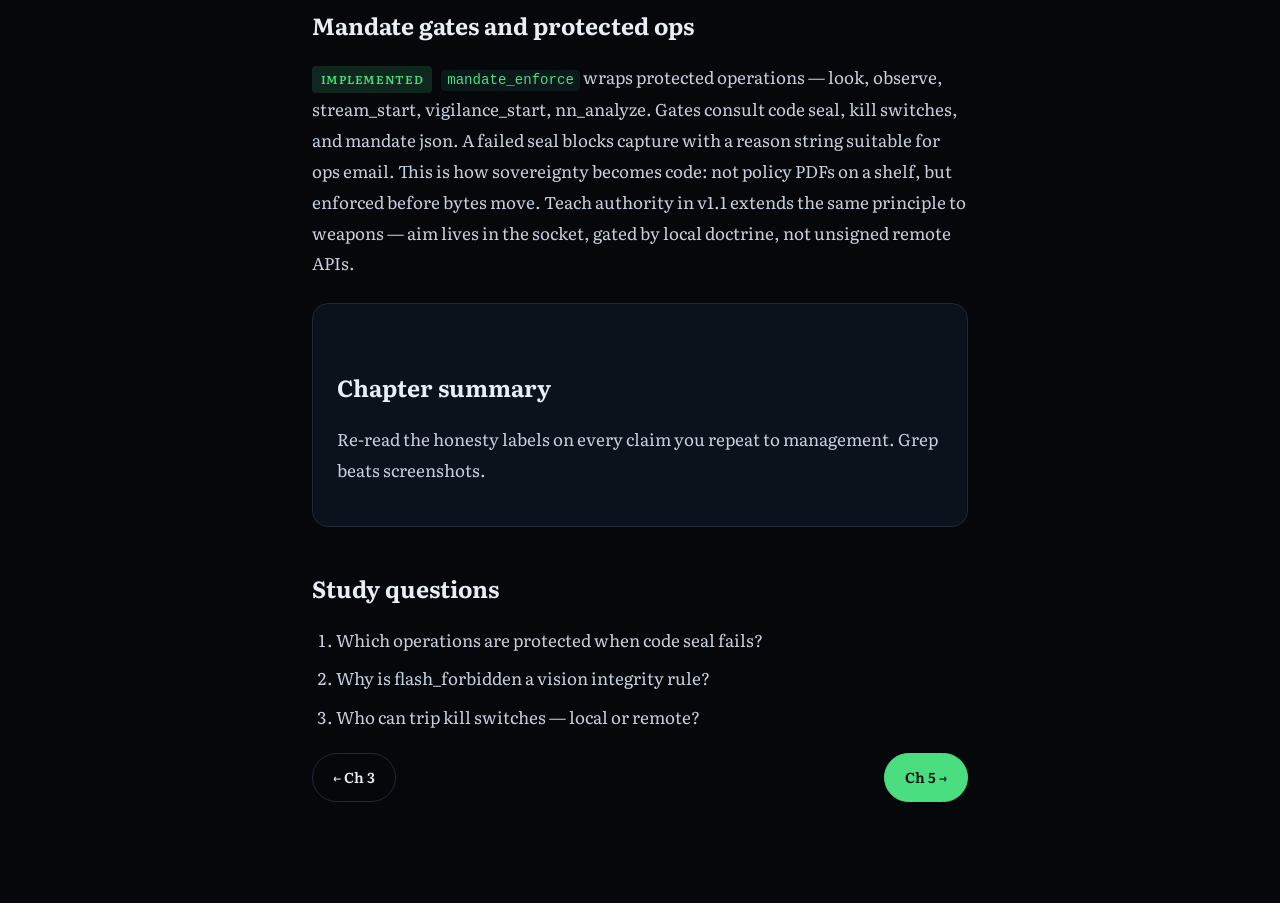
<file: docs/chapters/04-security-silent.html>
<!DOCTYPE html>
<html lang="en">
<head>
  <meta charset="UTF-8" />
  <meta name="viewport" content="width=device-width, initial-scale=1, viewport-fit=cover" />
  <title>04 — Security &amp; Silent Capture · The Final Eyeball</title>
  <meta name="description" content="Chapter 4: Security &amp; Silent Capture. Final_Eye v1.1 sovereign vision textbook." />
  <link rel="canonical" href="https://zacharygeurts.github.io/Final_Eye/chapters/04-security-silent.html" />
  <meta name="theme-color" content="#05070a" />
  <meta property="og:title" content="04 — Security &amp; Silent Capture" />
  <meta property="og:image" content="https://zacharygeurts.github.io/Final_Eye/assets/images/chapters/ch03-security-seal.jpg" />
  <link rel="stylesheet" href="../css/final-eye.css" />
  <link rel="stylesheet" href="../css/chapters.css" />
  <link rel="stylesheet" href="../css/reader.css" />
</head>
<body class="chapter-page accent-security">
  <nav class="top"><div class="inner">
    <a class="logo" href="../index.html">THE FINAL EYEBALL <span class="v-badge">v1.1</span></a>
    <ul>
      <li><a href="../index.html#chapters">Chapters</a></li>
      <li><a href="https://github.com/ZacharyGeurts/Final_Eye">GitHub</a></li>
      <li><a href="https://zacharygeurts.github.io/Field_Primer/">Field Primer</a></li>
    </ul>
  </div></nav>
  <header class="chapter-hero" style="background-image:url('../assets/images/chapters/ch03-security-seal.jpg')">
    <div class="chapter-hero-overlay"></div>
    <div class="chapter-hero-content">
      <p class="eyebrow">Chapter 04 · Final_Eye v1.1</p>
      <h1>Security &amp; Silent Capture</h1>
      <p class="lead" style="margin-top:0.75rem;color:var(--muted)">Code seal · stream crypto · operator tokens · flash forbidden</p>
    </div>
  </header>
  <main class="chapter-main">
    <nav class="chapter-nav"><a class="btn secondary" href="03-grkmf-gvc1.html">← Ch 3</a> <a class="btn" href="05-war-dishes.html">Ch 5 →</a></nav>
    <p class="eyebrow">Chapter 04 · Security &amp; Silent Capture</p>

    <div class="objectives">
      <h2 id="toc-04-objectives">Learning objectives</h2>
      <ol><li>Seal and verify the codebase manifest.</li><li>Explain silent capture policy and flash_forbidden.</li><li>Use operator tokens and stream encrypt/decrypt round-trip.</li><li>Map kill switches to choke points.</li></ol>
    </div>

    <nav class="chapter-toc" aria-label="In this chapter">
      <h2>In this chapter</h2>
      <ol><li><a href="#toc-04-seal">Code seal — all zocr modules</a></li><li><a href="#toc-04-silent">Silent capture — protect your eyes</a></li><li><a href="#toc-04-stream">Stream AES-GCM / HMAC</a></li><li><a href="#toc-04-kill">Kill switches — local sovereignty</a></li></ol>
    </nav>

    <div class="on-the-way">
      <h2 id="toc-04-on-the-way">On the way</h2>
      <p class="on-the-way-lead">Chapter 4 is the security spine. Seal before capture. Silent by default. Local operator holds kill authority — never remote puppet control.</p>
      <figure class="on-the-way-figure">
        <img src="../assets/images/chapters/ch03-security-seal.jpg" alt="Security &amp; Silent Capture" loading="lazy" />
        <figcaption>Figure 4.0 — Security &amp; Silent Capture</figcaption>
      </figure>
      <ul class="on-the-way-journey"><li>code-seal.json</li><li>silent_by_default</li><li>ZSE1 envelope</li><li>trip / release</li></ul>
    </div>

    
<h2 id="toc-04-seal">Code seal — all zocr modules</h2>
<p><span class="tag impl">Implemented</span> <code>zocr_security.seal_codebase()</code> hashes every <code>zocr*.py</code> and <code>gui/*.py</code> into <code>data/code-seal.json</code>. Protected operations — look, observe, stream_start, vigilance_start, and others — call <code>mandate_enforce</code> which verifies seal unless <code>ZOCR_MANDATE_OFF=1</code>. Tamper a module and protected capture blocks with a grep-able reason.</p>
<figure class="figure"><img src="../assets/images/chapters/ch03-security-seal.jpg" alt="Security seal" loading="lazy" /><figcaption>Figure 4.1 — Cryptographic seal ring around codebase modules; silent capture never flashes the display path.</figcaption></figure>

<h2 id="toc-04-silent">Silent capture — protect your eyes</h2>
<p><span class="tag doctrine">Doctrine</span>: Silent capture only. <code>silent_capture_policy()</code> returns <code>silent_by_default: true</code>. Additives registry rejects whiteout/blackout flash tools. Robotics and AI observe paths must not harm the display — the eye protects the operator's literal eyes while seeing the field. This is implemented, not aspiration: check <code>data/display-additives.json</code> and HUD whitelist tests.</p>

<h2 id="toc-04-stream">Stream AES-GCM / HMAC</h2>
<p><span class="tag impl">Implemented</span> <code>encrypt_stream_payload</code> / <code>decrypt_stream_payload</code> — ZSE1 magic, optional AES-GCM with codec AAD. Operator tokens via HMAC: <code>issue_operator_token</code>, <code>verify_operator_token</code>. Sharing information is allowed; sharing plaintext to strangers is not the default.</p>

<h2 id="toc-04-kill">Kill switches — local sovereignty</h2>
<p><span class="tag impl">Implemented</span> <code>zocr_kill.py</code> — switches: vision, capture, stream, vigilance, mjpeg, egress. Whole kill: <code>POST /api/kill/all</code>. Release: <code>POST /api/kill/release</code>. Authority is <strong>local operator</strong> — this is how Final_Eye stays <em>never controlled</em> by external puppeteers while still allowing deliberate disengage.</p>

<h2 id="toc-04-neural">Neural assist — local only</h2>
<p><span class="tag impl">Implemented</span> Neural network seal in <code>data/neural-seal.json</code>; analyze endpoint runs local inference posture with <code>egress: false</code> in neural-protected spec. The eye may use neural assist to classify a frame — it does not ship pixels to a vendor cloud by default. Mandate gate and kill switch <code>egress</code> double-lock outbound paths when tripped.</p>
<p>Display additives require approval — builtin rtx, xwd_silent, grim, mss, hold, synthetic registered with accessibility metadata. Flash-free aria labels are not cosmetic; they document silent capture for vigilance exports to screen readers and ops auditors.</p>
<h2 id="toc-04-lab">Security lab</h2>
<ol>
<li>Verify code seal: <code>GET /api/security/verify</code>.</li>
<li>Issue operator token; verify on a second curl with token header if wired.</li>
<li>Read kill_status — all switches listed, none tripped after fresh install.</li>
<li>Attempt protected look with ZOCR_MANDATE_OFF=0 and tampered module — expect block (lab only on copy).</li>
</ol>
<h2 id="toc-04-sovereignty">Sovereignty vs control — closing precision</h2>
<p>Students often confuse <em>sovereign</em> with <em>uncontrolled</em>. Final_Eye is sovereign: local operator holds kill authority, mandate gates egress, seals precede capture. External SaaS dashboards, silent remote drivers, and unsigned control planes are what we reject. The eye operates on its own in vigilance; it shares truth through sealed ledgers and ZAC packs; it is never puppeted from outside the field mandate.</p>
<h2 id="toc-04-mandate">Mandate gates and protected ops</h2>
<p><span class="tag impl">Implemented</span> <code>mandate_enforce</code> wraps protected operations — look, observe, stream_start, vigilance_start, nn_analyze. Gates consult code seal, kill switches, and mandate json. A failed seal blocks capture with a reason string suitable for ops email. This is how sovereignty becomes code: not policy PDFs on a shelf, but enforced before bytes move. Teach authority in v1.1 extends the same principle to weapons — aim lives in the socket, gated by local doctrine, not unsigned remote APIs.</p>


    <div class="chapter-summary-box">
      <h2 id="toc-04-summary">Chapter summary</h2>
      <p>Re-read the honesty labels on every claim you repeat to management. Grep beats screenshots.</p>
    </div>

    <h2 id="toc-04-study">Study questions</h2>
    <ol><li>Which operations are protected when code seal fails?</li><li>Why is flash_forbidden a vision integrity rule?</li><li>Who can trip kill switches — local or remote?</li></ol>

    <nav class="chapter-nav"><a class="btn secondary" href="03-grkmf-gvc1.html">← Ch 3</a> <a class="btn" href="05-war-dishes.html">Ch 5 →</a></nav>
  </main>
  <button type="button" class="reader-launch" id="reader-launch" aria-label="Open reader mode">
    <svg viewBox="0 0 24 24" fill="none" stroke="currentColor" stroke-width="2"><path d="M4 19.5A2.5 2.5 0 0 1 6.5 17H20"/><path d="M4 4.5A2.5 2.5 0 0 1 6.5 2H20v20H6.5A2.5 2.5 0 0 1 4 19.5z"/></svg>
    Read
  </button>
  <script src="../js/reader.js" defer></script>
</body>
</html>
</file>
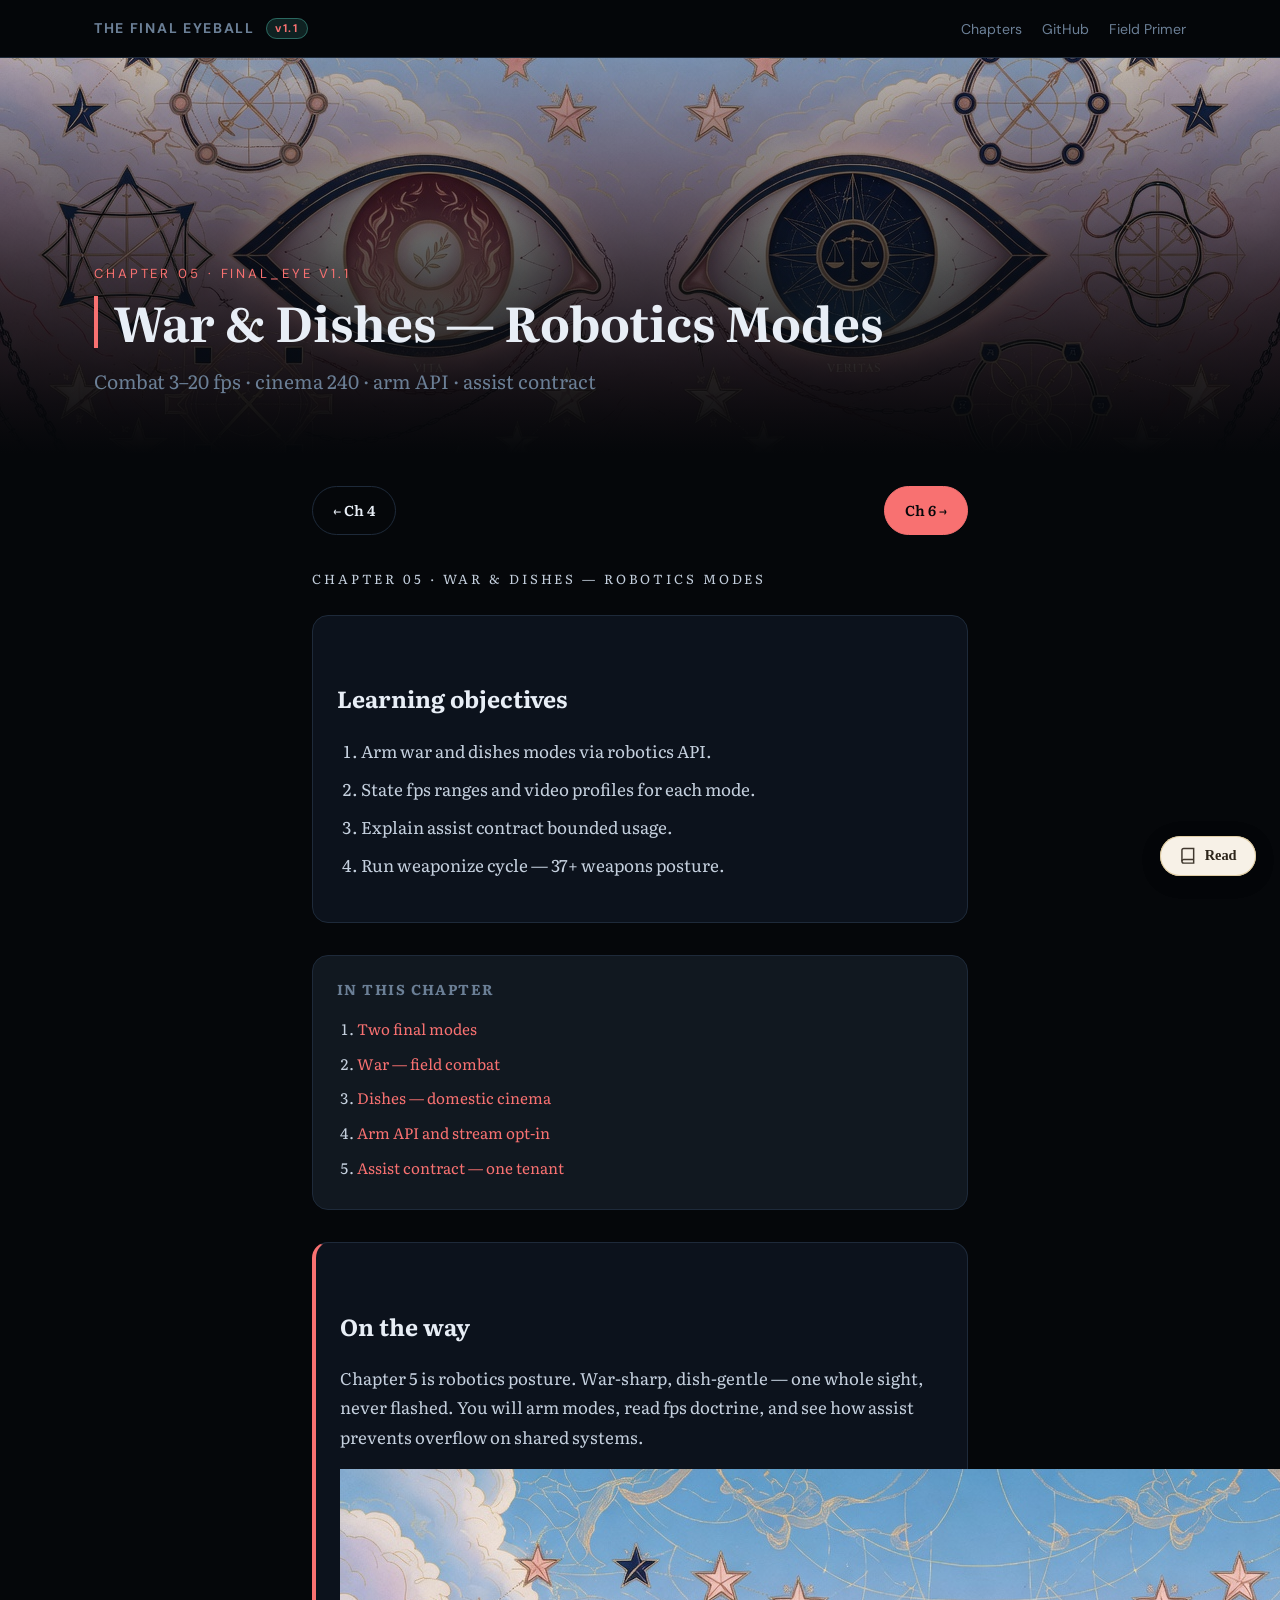
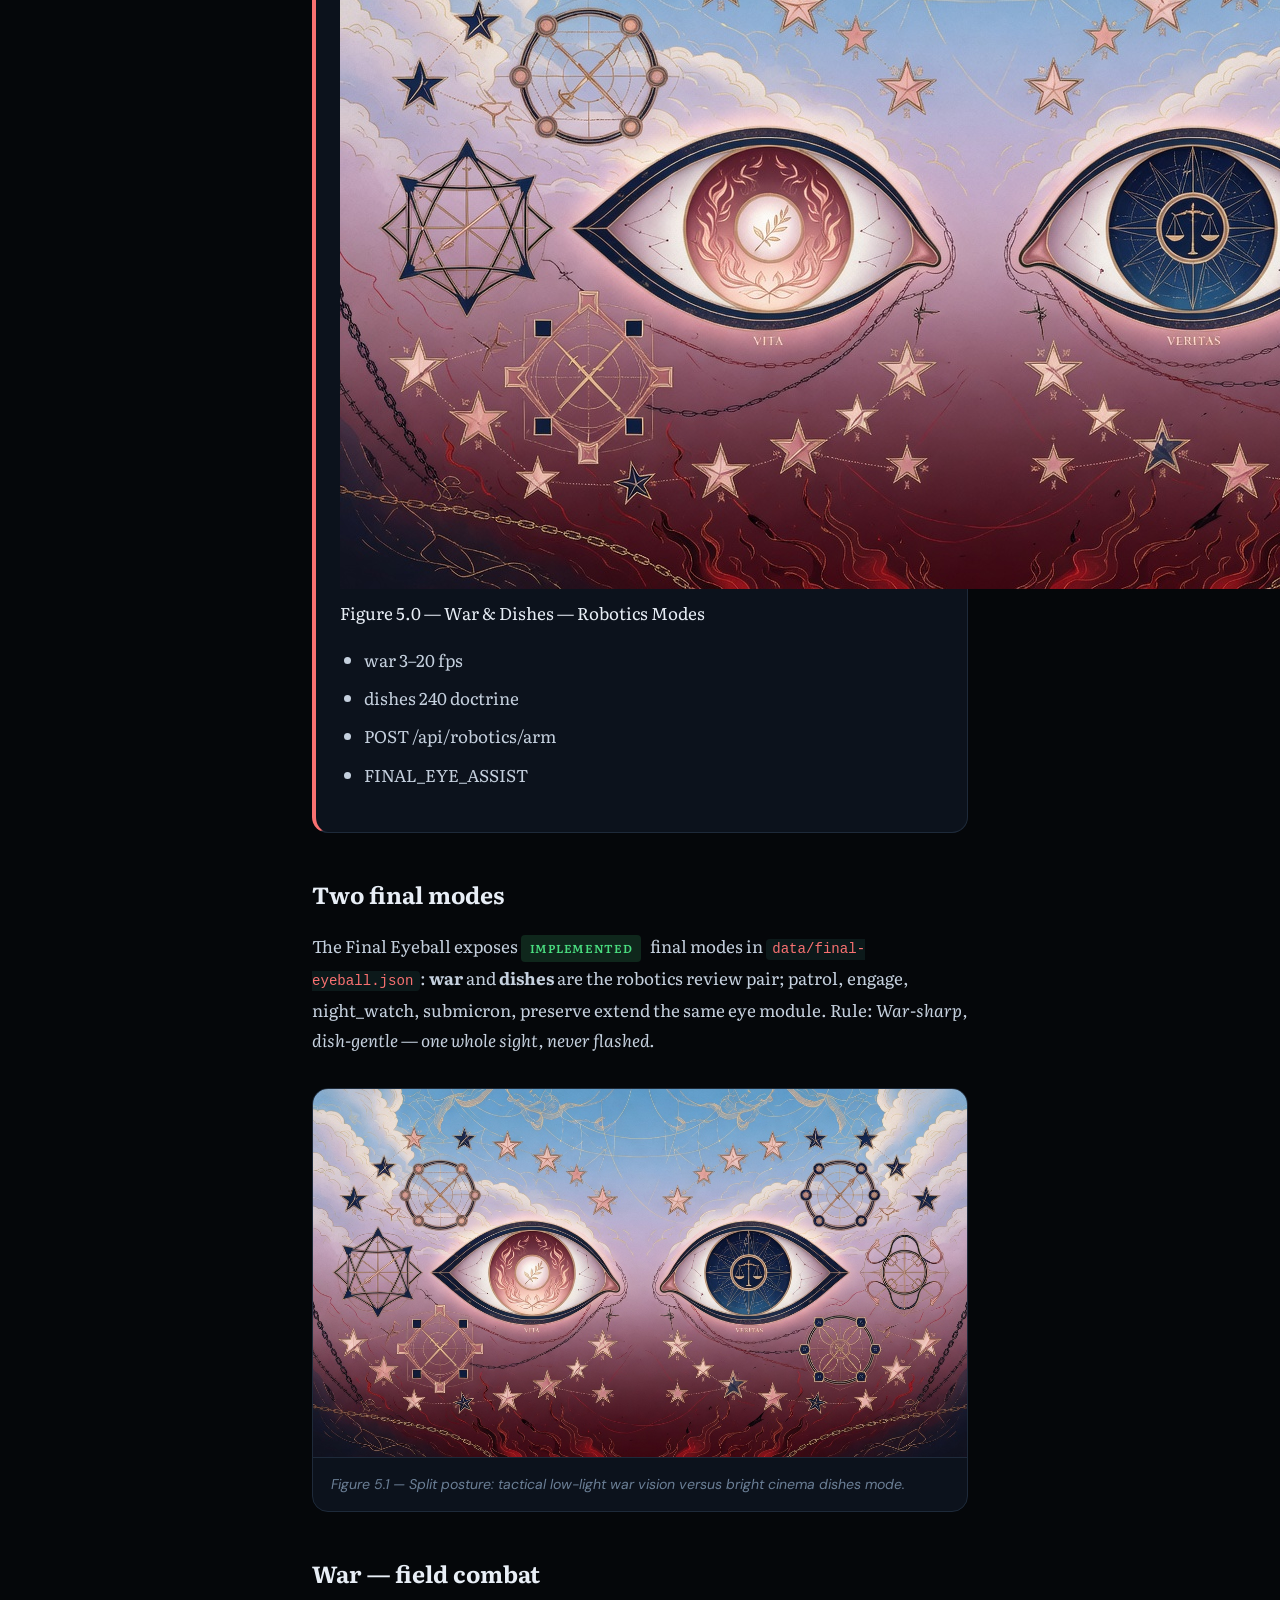
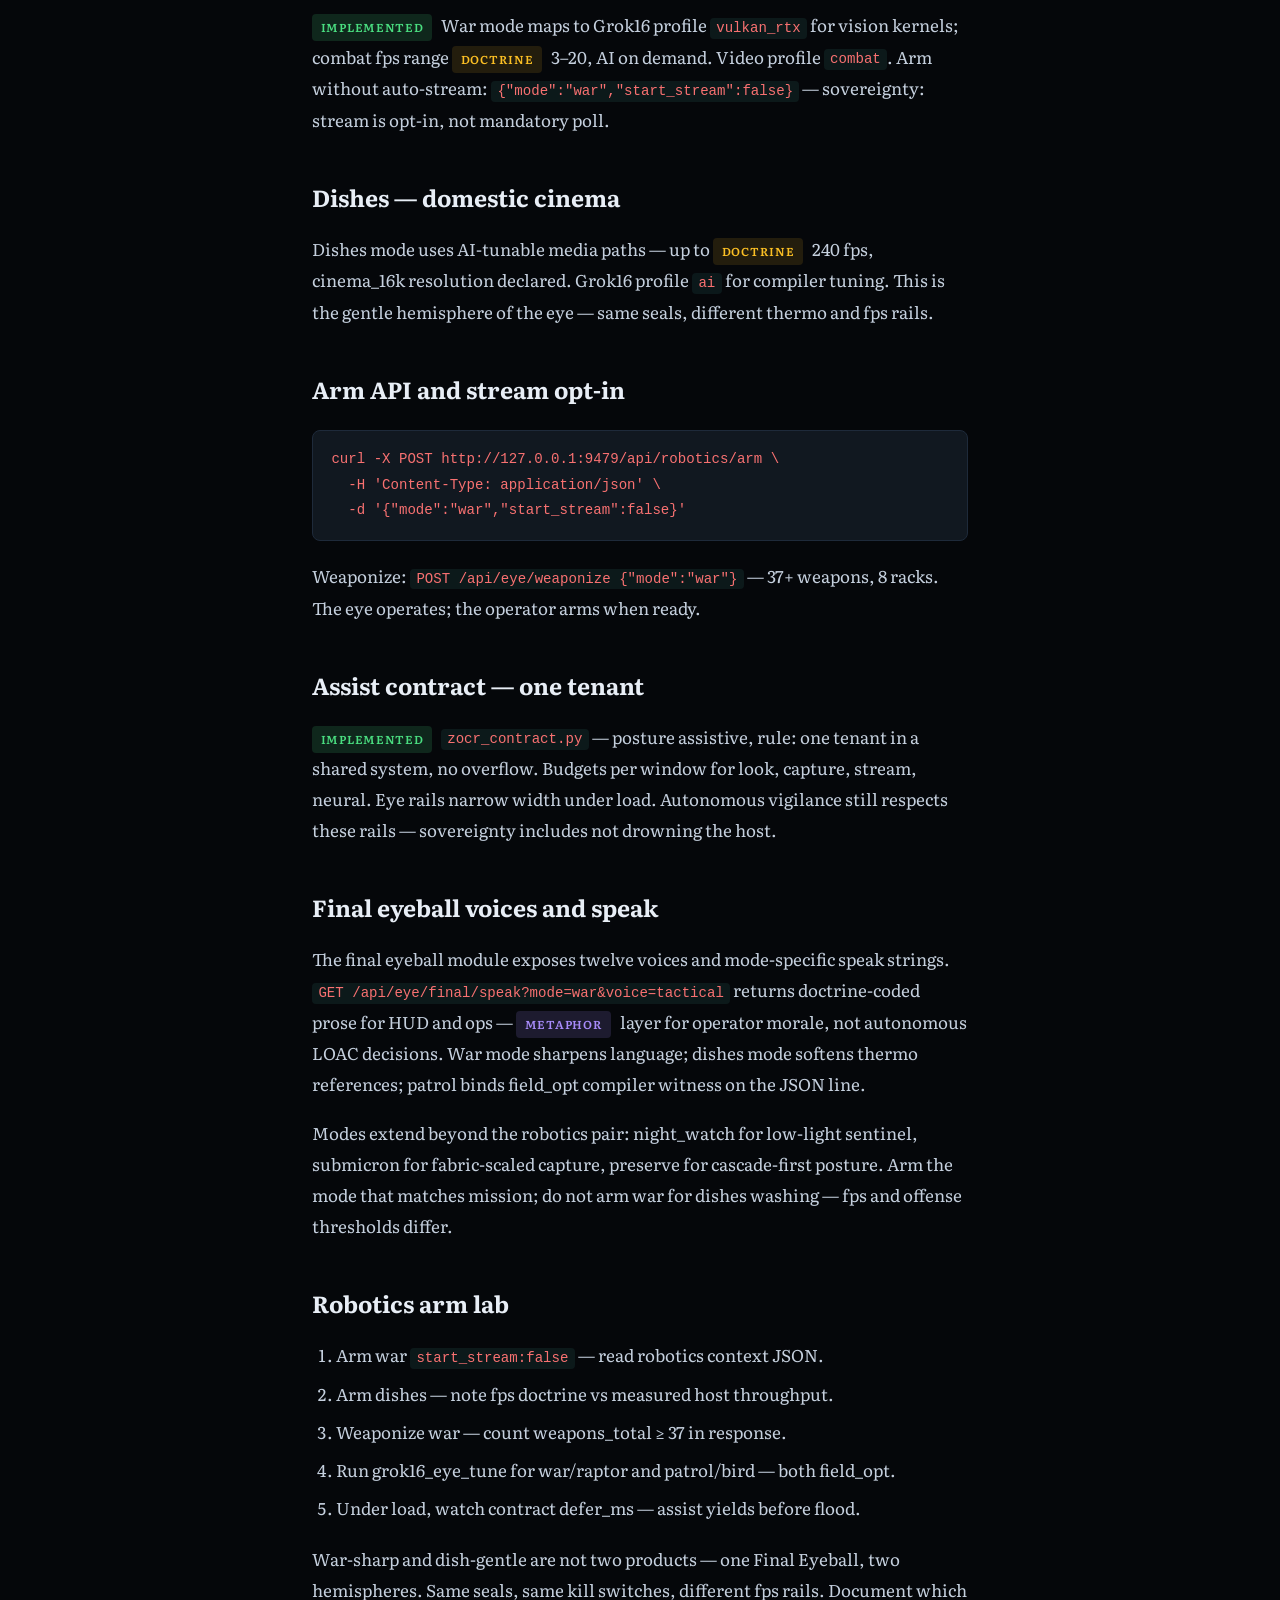
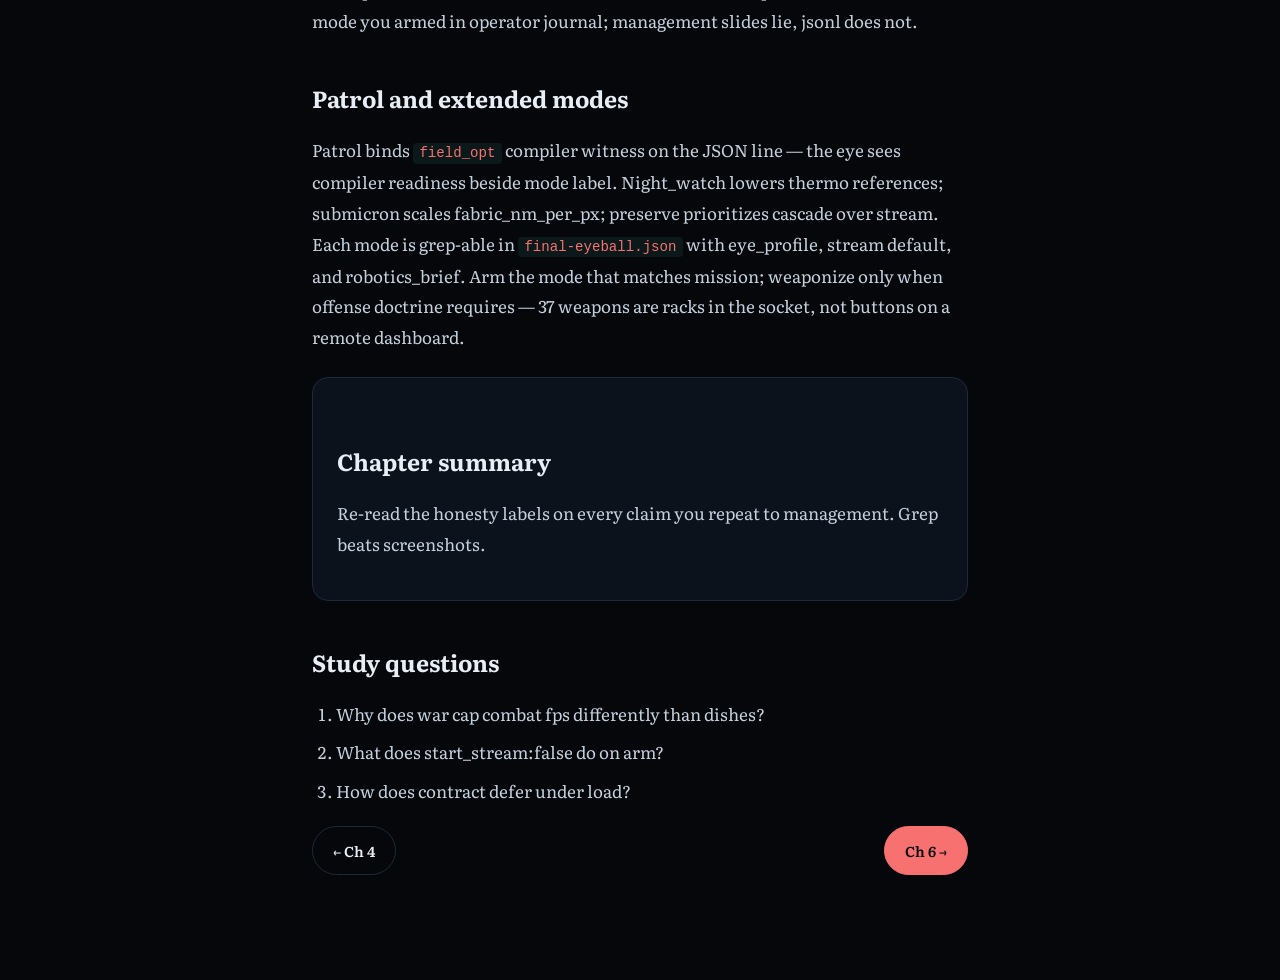
<file: docs/chapters/05-war-dishes.html>
<!DOCTYPE html>
<html lang="en">
<head>
  <meta charset="UTF-8" />
  <meta name="viewport" content="width=device-width, initial-scale=1, viewport-fit=cover" />
  <title>05 — War &amp; Dishes — Robotics Modes · The Final Eyeball</title>
  <meta name="description" content="Chapter 5: War &amp; Dishes — Robotics Modes. Final_Eye v1.1 sovereign vision textbook." />
  <link rel="canonical" href="https://zacharygeurts.github.io/Final_Eye/chapters/05-war-dishes.html" />
  <meta name="theme-color" content="#05070a" />
  <meta property="og:title" content="05 — War &amp; Dishes — Robotics Modes" />
  <meta property="og:image" content="https://zacharygeurts.github.io/Final_Eye/assets/images/chapters/ch04-war-dishes.jpg" />
  <link rel="stylesheet" href="../css/final-eye.css" />
  <link rel="stylesheet" href="../css/chapters.css" />
  <link rel="stylesheet" href="../css/reader.css" />
</head>
<body class="chapter-page accent-war">
  <nav class="top"><div class="inner">
    <a class="logo" href="../index.html">THE FINAL EYEBALL <span class="v-badge">v1.1</span></a>
    <ul>
      <li><a href="../index.html#chapters">Chapters</a></li>
      <li><a href="https://github.com/ZacharyGeurts/Final_Eye">GitHub</a></li>
      <li><a href="https://zacharygeurts.github.io/Field_Primer/">Field Primer</a></li>
    </ul>
  </div></nav>
  <header class="chapter-hero" style="background-image:url('../assets/images/chapters/ch04-war-dishes.jpg')">
    <div class="chapter-hero-overlay"></div>
    <div class="chapter-hero-content">
      <p class="eyebrow">Chapter 05 · Final_Eye v1.1</p>
      <h1>War &amp; Dishes — Robotics Modes</h1>
      <p class="lead" style="margin-top:0.75rem;color:var(--muted)">Combat 3–20 fps · cinema 240 · arm API · assist contract</p>
    </div>
  </header>
  <main class="chapter-main">
    <nav class="chapter-nav"><a class="btn secondary" href="04-security-silent.html">← Ch 4</a> <a class="btn" href="06-grok16-compiler.html">Ch 6 →</a></nav>
    <p class="eyebrow">Chapter 05 · War &amp; Dishes — Robotics Modes</p>

    <div class="objectives">
      <h2 id="toc-05-objectives">Learning objectives</h2>
      <ol><li>Arm war and dishes modes via robotics API.</li><li>State fps ranges and video profiles for each mode.</li><li>Explain assist contract bounded usage.</li><li>Run weaponize cycle — 37+ weapons posture.</li></ol>
    </div>

    <nav class="chapter-toc" aria-label="In this chapter">
      <h2>In this chapter</h2>
      <ol><li><a href="#toc-05-modes">Two final modes</a></li><li><a href="#toc-05-war">War — field combat</a></li><li><a href="#toc-05-dishes">Dishes — domestic cinema</a></li><li><a href="#toc-05-arm">Arm API and stream opt-in</a></li><li><a href="#toc-05-assist">Assist contract — one tenant</a></li></ol>
    </nav>

    <div class="on-the-way">
      <h2 id="toc-05-on-the-way">On the way</h2>
      <p class="on-the-way-lead">Chapter 5 is robotics posture. War-sharp, dish-gentle — one whole sight, never flashed. You will arm modes, read fps doctrine, and see how assist prevents overflow on shared systems.</p>
      <figure class="on-the-way-figure">
        <img src="../assets/images/chapters/ch04-war-dishes.jpg" alt="War &amp; Dishes — Robotics Modes" loading="lazy" />
        <figcaption>Figure 5.0 — War &amp; Dishes — Robotics Modes</figcaption>
      </figure>
      <ul class="on-the-way-journey"><li>war 3–20 fps</li><li>dishes 240 doctrine</li><li>POST /api/robotics/arm</li><li>FINAL_EYE_ASSIST</li></ul>
    </div>

    
<h2 id="toc-05-modes">Two final modes</h2>
<p>The Final Eyeball exposes <span class="tag impl">Implemented</span> final modes in <code>data/final-eyeball.json</code>: <strong>war</strong> and <strong>dishes</strong> are the robotics review pair; patrol, engage, night_watch, submicron, preserve extend the same eye module. Rule: <em>War-sharp, dish-gentle — one whole sight, never flashed.</em></p>
<figure class="figure"><img src="../assets/images/chapters/ch04-war-dishes.jpg" alt="War and dishes" loading="lazy" /><figcaption>Figure 5.1 — Split posture: tactical low-light war vision versus bright cinema dishes mode.</figcaption></figure>

<h2 id="toc-05-war">War — field combat</h2>
<p><span class="tag impl">Implemented</span> War mode maps to Grok16 profile <code>vulkan_rtx</code> for vision kernels; combat fps range <span class="tag doctrine">Doctrine</span> 3–20, AI on demand. Video profile <code>combat</code>. Arm without auto-stream: <code>{"mode":"war","start_stream":false}</code> — sovereignty: stream is opt-in, not mandatory poll.</p>

<h2 id="toc-05-dishes">Dishes — domestic cinema</h2>
<p>Dishes mode uses AI-tunable media paths — up to <span class="tag doctrine">Doctrine</span> 240 fps, cinema_16k resolution declared. Grok16 profile <code>ai</code> for compiler tuning. This is the gentle hemisphere of the eye — same seals, different thermo and fps rails.</p>

<h2 id="toc-05-arm">Arm API and stream opt-in</h2>
<pre class="eq">curl -X POST http://127.0.0.1:9479/api/robotics/arm \
  -H 'Content-Type: application/json' \
  -d '{"mode":"war","start_stream":false}'</pre>
<p>Weaponize: <code>POST /api/eye/weaponize {"mode":"war"}</code> — 37+ weapons, 8 racks. The eye operates; the operator arms when ready.</p>

<h2 id="toc-05-assist">Assist contract — one tenant</h2>
<p><span class="tag impl">Implemented</span> <code>zocr_contract.py</code> — posture assistive, rule: one tenant in a shared system, no overflow. Budgets per window for look, capture, stream, neural. Eye rails narrow width under load. Autonomous vigilance still respects these rails — sovereignty includes not drowning the host.</p>

<h2 id="toc-05-final">Final eyeball voices and speak</h2>
<p>The final eyeball module exposes twelve voices and mode-specific speak strings. <code>GET /api/eye/final/speak?mode=war&voice=tactical</code> returns doctrine-coded prose for HUD and ops — <span class="tag meta">Metaphor</span> layer for operator morale, not autonomous LOAC decisions. War mode sharpens language; dishes mode softens thermo references; patrol binds field_opt compiler witness on the JSON line.</p>
<p>Modes extend beyond the robotics pair: night_watch for low-light sentinel, submicron for fabric-scaled capture, preserve for cascade-first posture. Arm the mode that matches mission; do not arm war for dishes washing — fps and offense thresholds differ.</p>
<h2 id="toc-05-lab">Robotics arm lab</h2>
<ol>
<li>Arm war <code>start_stream:false</code> — read robotics context JSON.</li>
<li>Arm dishes — note fps doctrine vs measured host throughput.</li>
<li>Weaponize war — count weapons_total ≥ 37 in response.</li>
<li>Run grok16_eye_tune for war/raptor and patrol/bird — both field_opt.</li>
<li>Under load, watch contract defer_ms — assist yields before flood.</li>
</ol>
<p>War-sharp and dish-gentle are not two products — one Final Eyeball, two hemispheres. Same seals, same kill switches, different fps rails. Document which mode you armed in operator journal; management slides lie, jsonl does not.</p>
<h2 id="toc-05-patrol">Patrol and extended modes</h2>
<p>Patrol binds <code>field_opt</code> compiler witness on the JSON line — the eye sees compiler readiness beside mode label. Night_watch lowers thermo references; submicron scales fabric_nm_per_px; preserve prioritizes cascade over stream. Each mode is grep-able in <code>final-eyeball.json</code> with eye_profile, stream default, and robotics_brief. Arm the mode that matches mission; weaponize only when offense doctrine requires — 37 weapons are racks in the socket, not buttons on a remote dashboard.</p>


    <div class="chapter-summary-box">
      <h2 id="toc-05-summary">Chapter summary</h2>
      <p>Re-read the honesty labels on every claim you repeat to management. Grep beats screenshots.</p>
    </div>

    <h2 id="toc-05-study">Study questions</h2>
    <ol><li>Why does war cap combat fps differently than dishes?</li><li>What does start_stream:false do on arm?</li><li>How does contract defer under load?</li></ol>

    <nav class="chapter-nav"><a class="btn secondary" href="04-security-silent.html">← Ch 4</a> <a class="btn" href="06-grok16-compiler.html">Ch 6 →</a></nav>
  </main>
  <button type="button" class="reader-launch" id="reader-launch" aria-label="Open reader mode">
    <svg viewBox="0 0 24 24" fill="none" stroke="currentColor" stroke-width="2"><path d="M4 19.5A2.5 2.5 0 0 1 6.5 17H20"/><path d="M4 4.5A2.5 2.5 0 0 1 6.5 2H20v20H6.5A2.5 2.5 0 0 1 4 19.5z"/></svg>
    Read
  </button>
  <script src="../js/reader.js" defer></script>
</body>
</html>
</file>
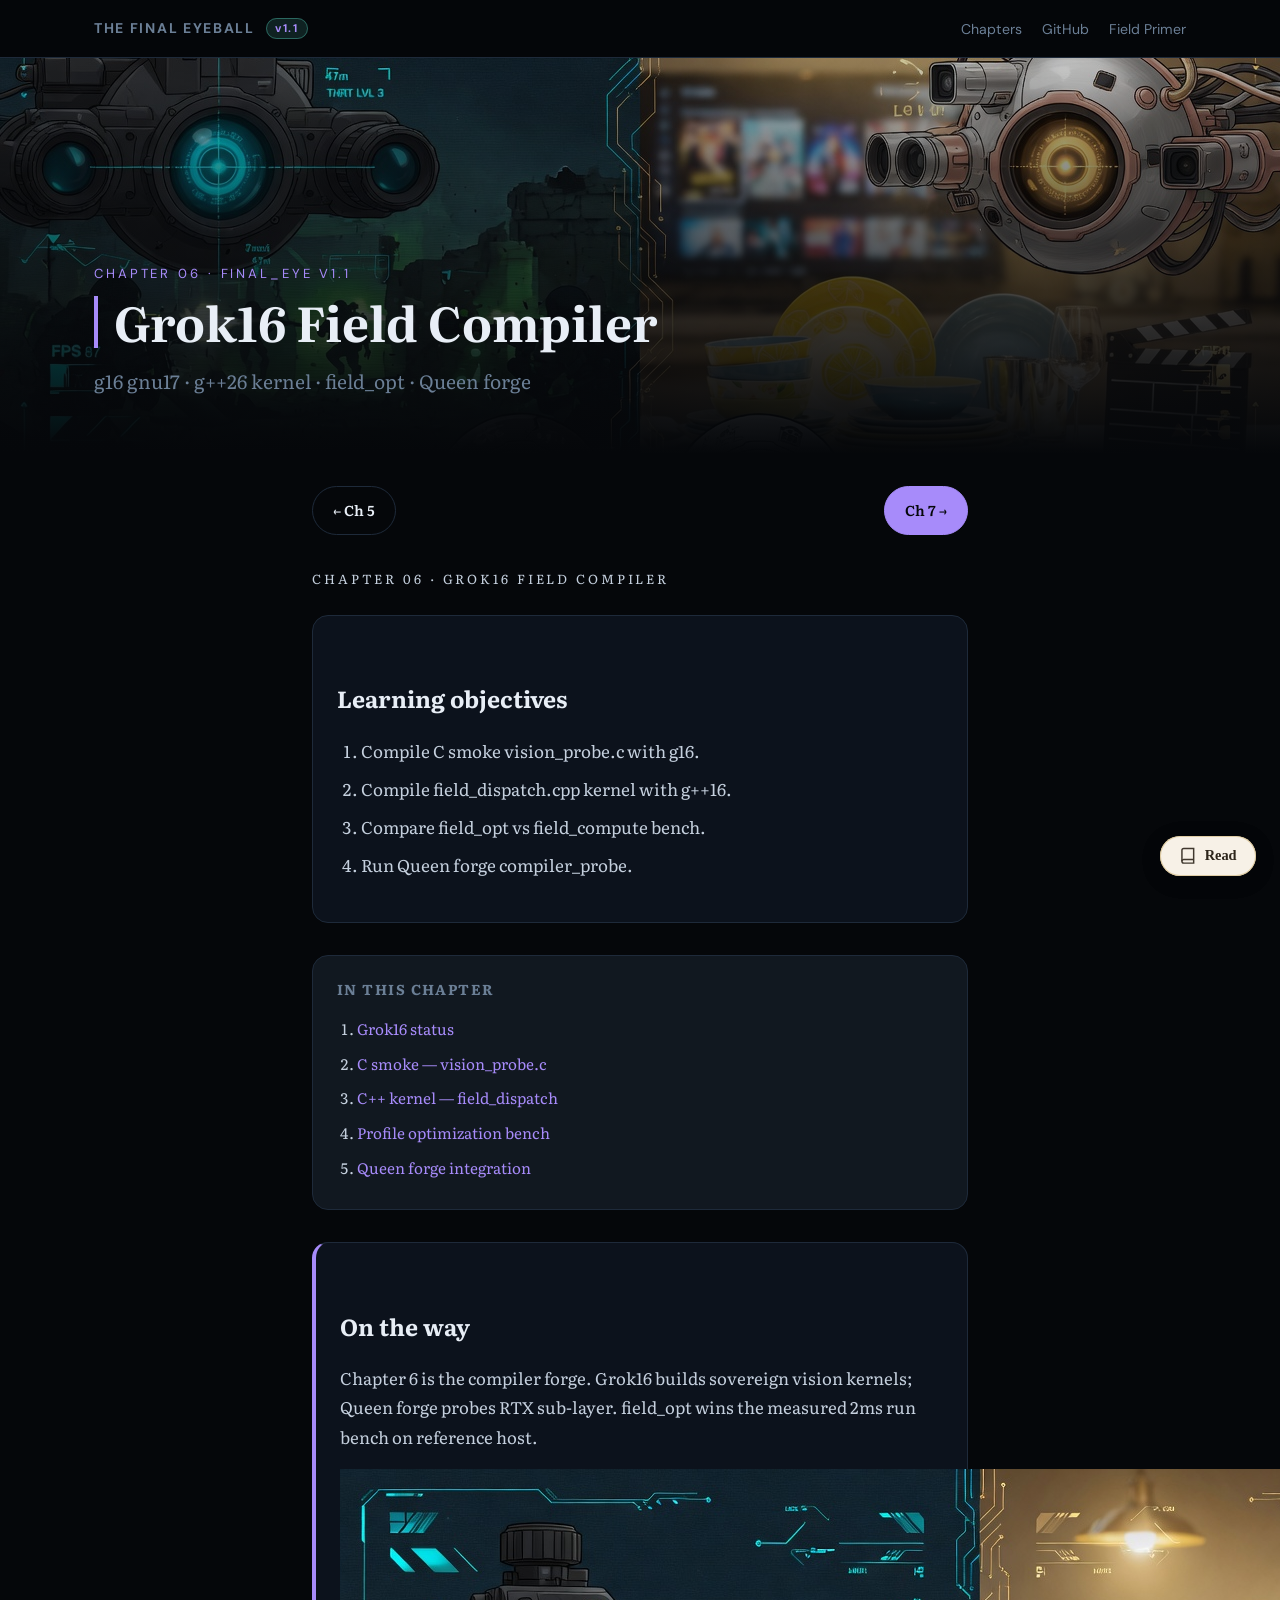
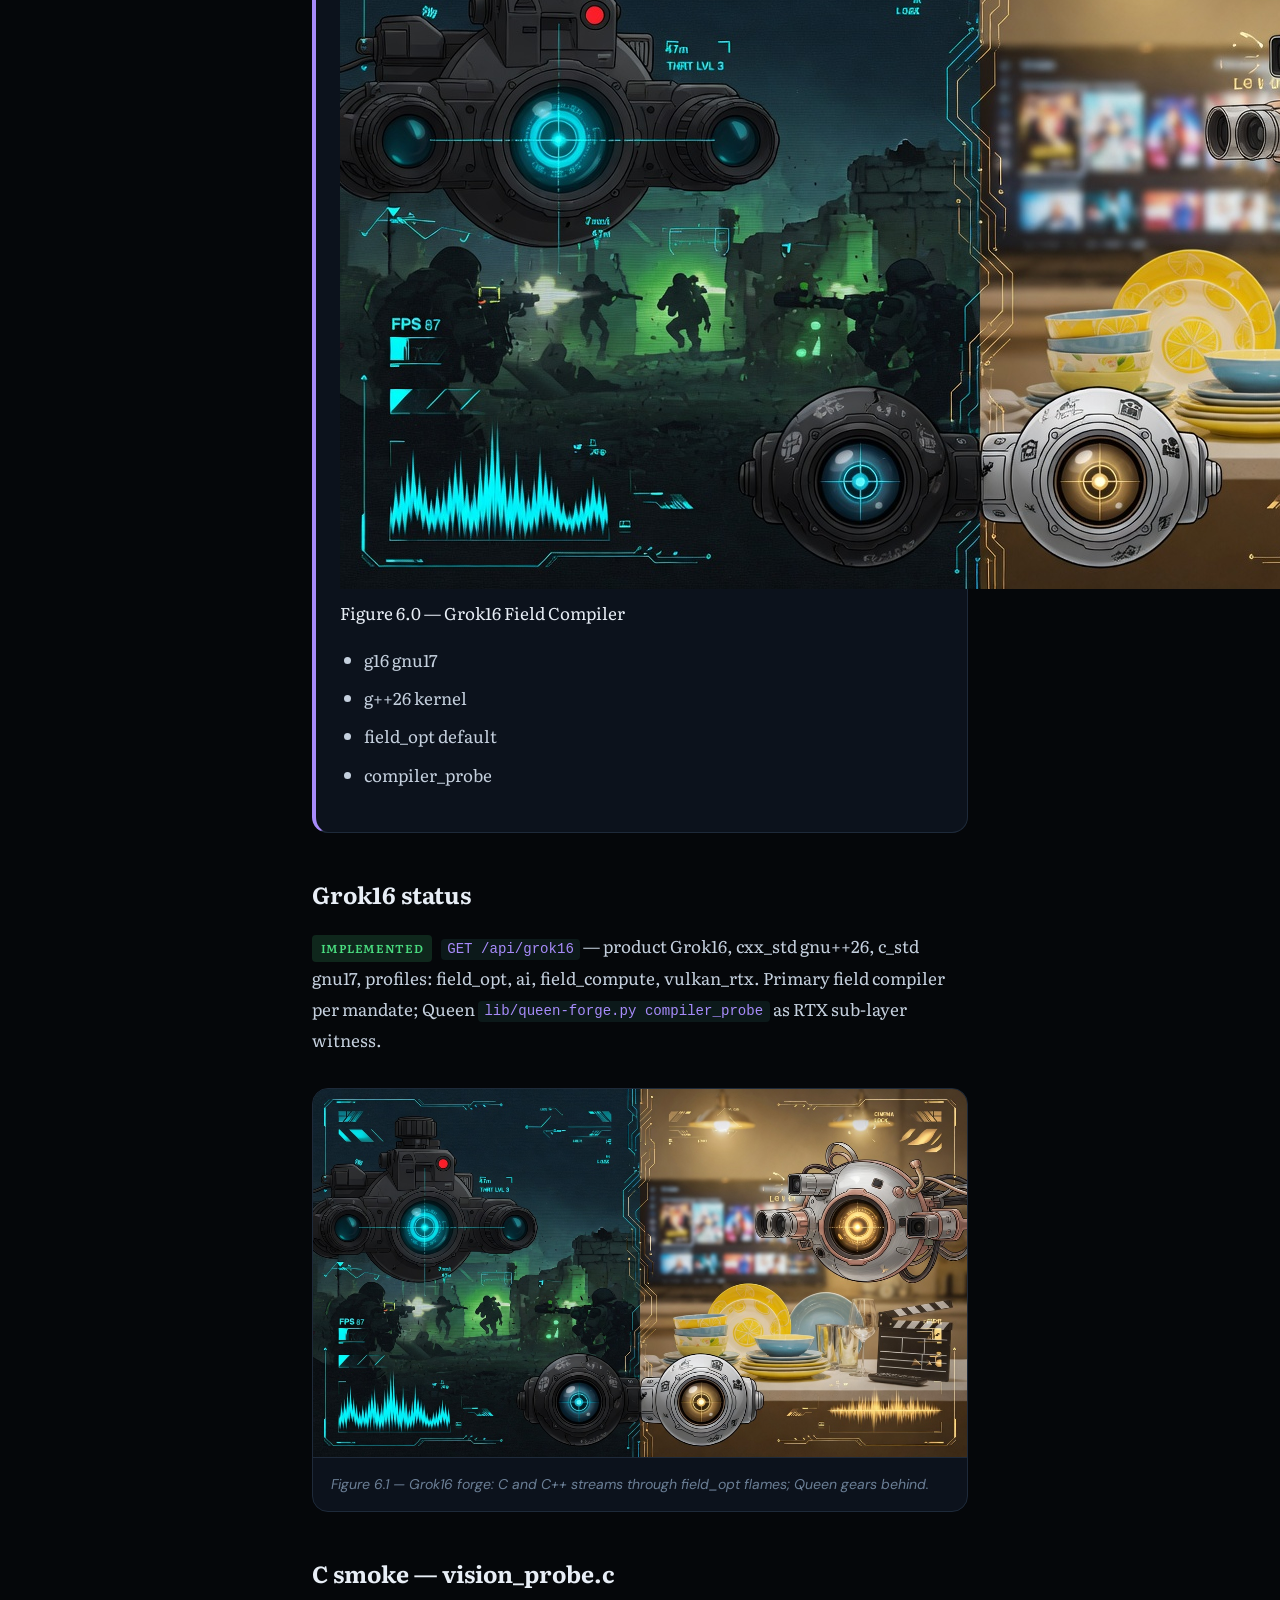
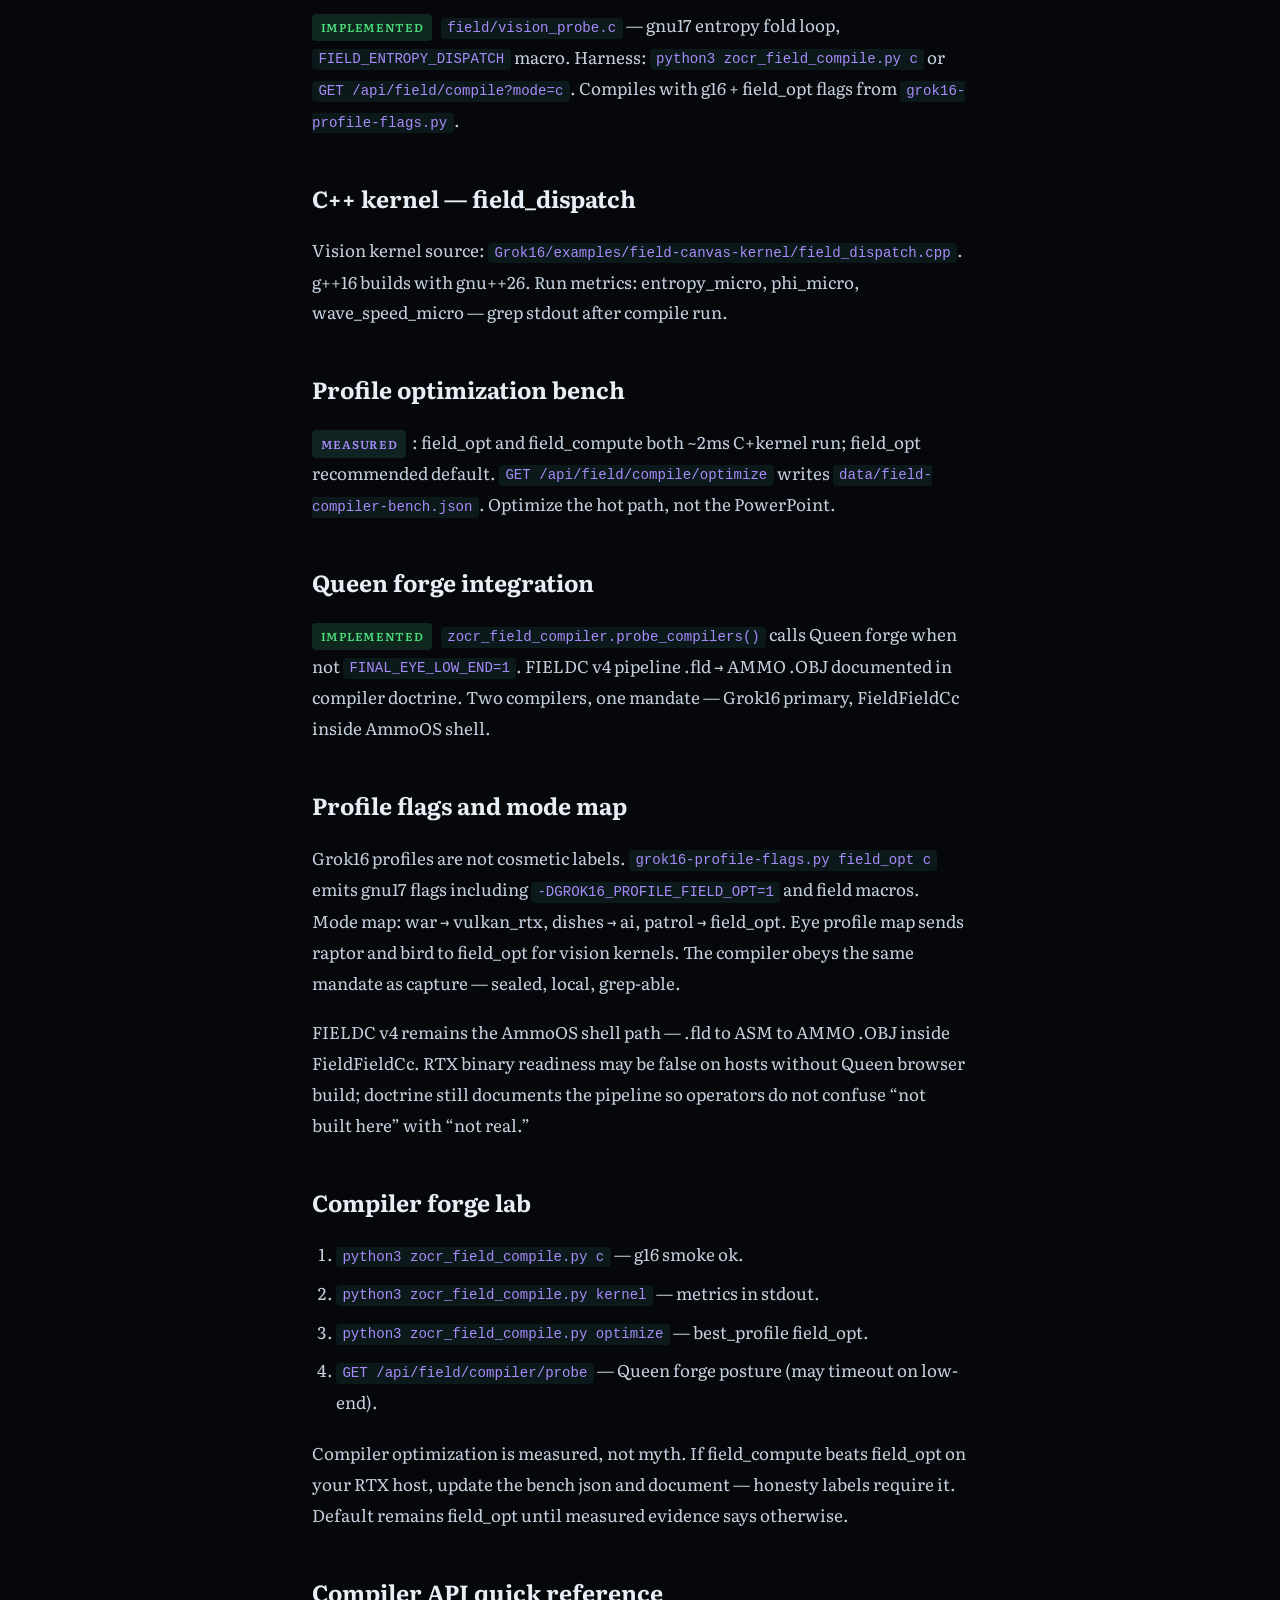
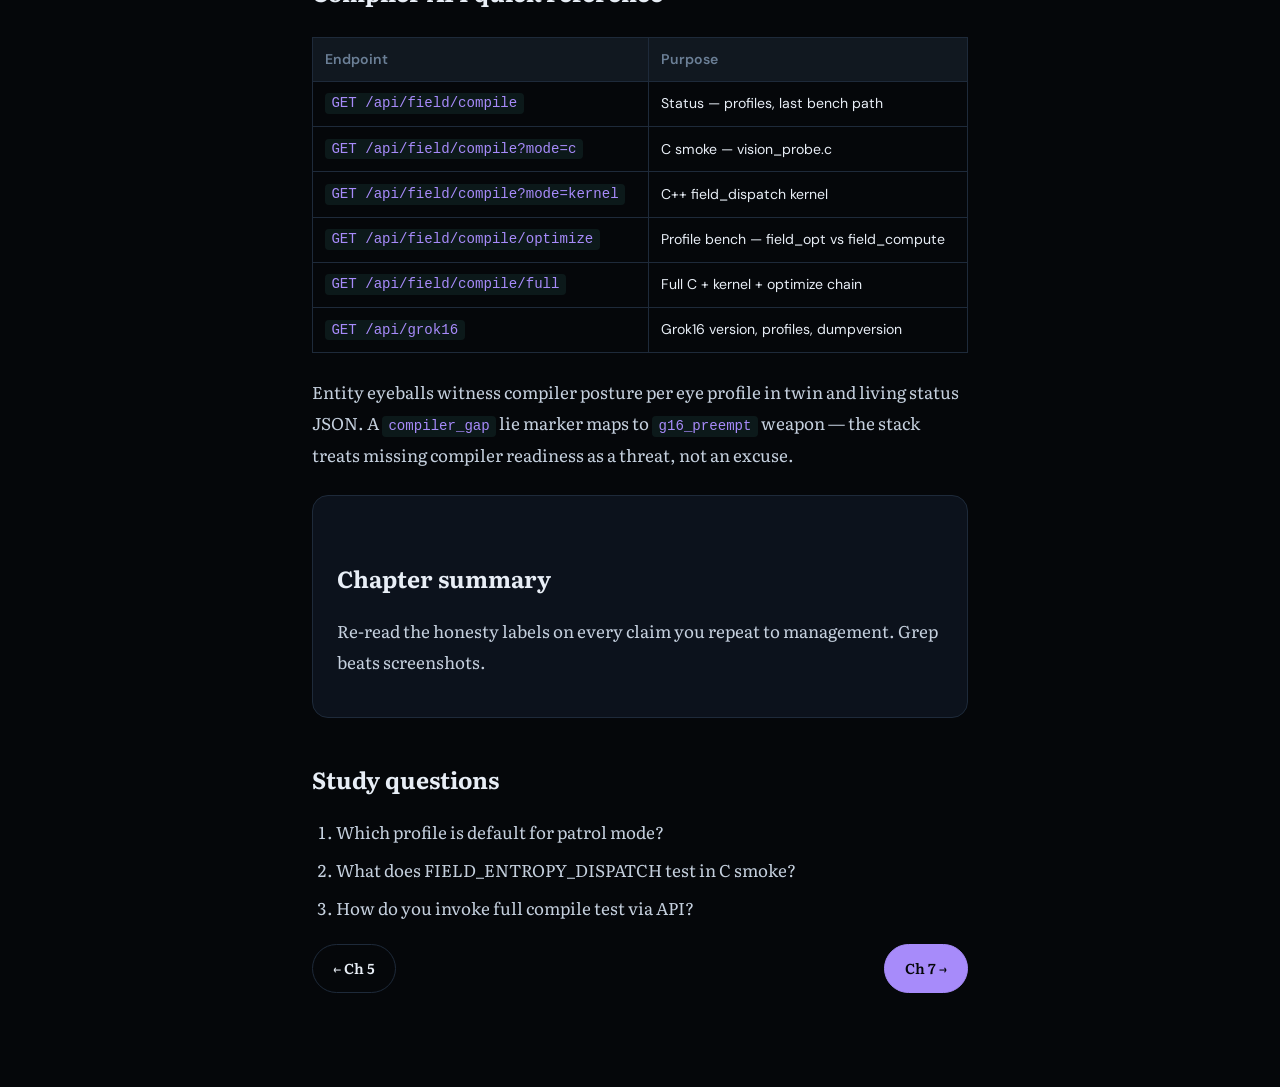
<file: docs/chapters/06-grok16-compiler.html>
<!DOCTYPE html>
<html lang="en">
<head>
  <meta charset="UTF-8" />
  <meta name="viewport" content="width=device-width, initial-scale=1, viewport-fit=cover" />
  <title>06 — Grok16 Field Compiler · The Final Eyeball</title>
  <meta name="description" content="Chapter 6: Grok16 Field Compiler. Final_Eye v1.1 sovereign vision textbook." />
  <link rel="canonical" href="https://zacharygeurts.github.io/Final_Eye/chapters/06-grok16-compiler.html" />
  <meta name="theme-color" content="#05070a" />
  <meta property="og:title" content="06 — Grok16 Field Compiler" />
  <meta property="og:image" content="https://zacharygeurts.github.io/Final_Eye/assets/images/chapters/ch05-grok16-forge.jpg" />
  <link rel="stylesheet" href="../css/final-eye.css" />
  <link rel="stylesheet" href="../css/chapters.css" />
  <link rel="stylesheet" href="../css/reader.css" />
</head>
<body class="chapter-page accent-compiler">
  <nav class="top"><div class="inner">
    <a class="logo" href="../index.html">THE FINAL EYEBALL <span class="v-badge">v1.1</span></a>
    <ul>
      <li><a href="../index.html#chapters">Chapters</a></li>
      <li><a href="https://github.com/ZacharyGeurts/Final_Eye">GitHub</a></li>
      <li><a href="https://zacharygeurts.github.io/Field_Primer/">Field Primer</a></li>
    </ul>
  </div></nav>
  <header class="chapter-hero" style="background-image:url('../assets/images/chapters/ch05-grok16-forge.jpg')">
    <div class="chapter-hero-overlay"></div>
    <div class="chapter-hero-content">
      <p class="eyebrow">Chapter 06 · Final_Eye v1.1</p>
      <h1>Grok16 Field Compiler</h1>
      <p class="lead" style="margin-top:0.75rem;color:var(--muted)">g16 gnu17 · g++26 kernel · field_opt · Queen forge</p>
    </div>
  </header>
  <main class="chapter-main">
    <nav class="chapter-nav"><a class="btn secondary" href="05-war-dishes.html">← Ch 5</a> <a class="btn" href="07-entity-eyeballs.html">Ch 7 →</a></nav>
    <p class="eyebrow">Chapter 06 · Grok16 Field Compiler</p>

    <div class="objectives">
      <h2 id="toc-06-objectives">Learning objectives</h2>
      <ol><li>Compile C smoke vision_probe.c with g16.</li><li>Compile field_dispatch.cpp kernel with g++16.</li><li>Compare field_opt vs field_compute bench.</li><li>Run Queen forge compiler_probe.</li></ol>
    </div>

    <nav class="chapter-toc" aria-label="In this chapter">
      <h2>In this chapter</h2>
      <ol><li><a href="#toc-06-grok16">Grok16 status</a></li><li><a href="#toc-06-c">C smoke — vision_probe.c</a></li><li><a href="#toc-06-kernel">C++ kernel — field_dispatch</a></li><li><a href="#toc-06-bench">Profile optimization bench</a></li><li><a href="#toc-06-forge">Queen forge integration</a></li></ol>
    </nav>

    <div class="on-the-way">
      <h2 id="toc-06-on-the-way">On the way</h2>
      <p class="on-the-way-lead">Chapter 6 is the compiler forge. Grok16 builds sovereign vision kernels; Queen forge probes RTX sub-layer. field_opt wins the measured 2ms run bench on reference host.</p>
      <figure class="on-the-way-figure">
        <img src="../assets/images/chapters/ch05-grok16-forge.jpg" alt="Grok16 Field Compiler" loading="lazy" />
        <figcaption>Figure 6.0 — Grok16 Field Compiler</figcaption>
      </figure>
      <ul class="on-the-way-journey"><li>g16 gnu17</li><li>g++26 kernel</li><li>field_opt default</li><li>compiler_probe</li></ul>
    </div>

    
<h2 id="toc-06-grok16">Grok16 status</h2>
<p><span class="tag impl">Implemented</span> <code>GET /api/grok16</code> — product Grok16, cxx_std gnu++26, c_std gnu17, profiles: field_opt, ai, field_compute, vulkan_rtx. Primary field compiler per mandate; Queen <code>lib/queen-forge.py compiler_probe</code> as RTX sub-layer witness.</p>
<figure class="figure"><img src="../assets/images/chapters/ch05-grok16-forge.jpg" alt="Grok16 forge" loading="lazy" /><figcaption>Figure 6.1 — Grok16 forge: C and C++ streams through field_opt flames; Queen gears behind.</figcaption></figure>

<h2 id="toc-06-c">C smoke — vision_probe.c</h2>
<p><span class="tag impl">Implemented</span> <code>field/vision_probe.c</code> — gnu17 entropy fold loop, <code>FIELD_ENTROPY_DISPATCH</code> macro. Harness: <code>python3 zocr_field_compile.py c</code> or <code>GET /api/field/compile?mode=c</code>. Compiles with g16 + field_opt flags from <code>grok16-profile-flags.py</code>.</p>

<h2 id="toc-06-kernel">C++ kernel — field_dispatch</h2>
<p>Vision kernel source: <code>Grok16/examples/field-canvas-kernel/field_dispatch.cpp</code>. g++16 builds with gnu++26. Run metrics: entropy_micro, phi_micro, wave_speed_micro — grep stdout after compile run.</p>

<h2 id="toc-06-bench">Profile optimization bench</h2>
<p><span class="tag measured">Measured</span>: field_opt and field_compute both ~2ms C+kernel run; field_opt recommended default. <code>GET /api/field/compile/optimize</code> writes <code>data/field-compiler-bench.json</code>. Optimize the hot path, not the PowerPoint.</p>

<h2 id="toc-06-forge">Queen forge integration</h2>
<p><span class="tag impl">Implemented</span> <code>zocr_field_compiler.probe_compilers()</code> calls Queen forge when not <code>FINAL_EYE_LOW_END=1</code>. FIELDC v4 pipeline .fld → AMMO .OBJ documented in compiler doctrine. Two compilers, one mandate — Grok16 primary, FieldFieldCc inside AmmoOS shell.</p>

<h2 id="toc-06-profiles">Profile flags and mode map</h2>
<p>Grok16 profiles are not cosmetic labels. <code>grok16-profile-flags.py field_opt c</code> emits gnu17 flags including <code>-DGROK16_PROFILE_FIELD_OPT=1</code> and field macros. Mode map: war → vulkan_rtx, dishes → ai, patrol → field_opt. Eye profile map sends raptor and bird to field_opt for vision kernels. The compiler obeys the same mandate as capture — sealed, local, grep-able.</p>
<p>FIELDC v4 remains the AmmoOS shell path — .fld to ASM to AMMO .OBJ inside FieldFieldCc. RTX binary readiness may be false on hosts without Queen browser build; doctrine still documents the pipeline so operators do not confuse “not built here” with “not real.”</p>
<h2 id="toc-06-lab">Compiler forge lab</h2>
<ol>
<li><code>python3 zocr_field_compile.py c</code> — g16 smoke ok.</li>
<li><code>python3 zocr_field_compile.py kernel</code> — metrics in stdout.</li>
<li><code>python3 zocr_field_compile.py optimize</code> — best_profile field_opt.</li>
<li><code>GET /api/field/compiler/probe</code> — Queen forge posture (may timeout on low-end).</li>
</ol>
<p>Compiler optimization is measured, not myth. If field_compute beats field_opt on your RTX host, update the bench json and document — honesty labels require it. Default remains field_opt until measured evidence says otherwise.</p>
<h2 id="toc-06-api">Compiler API quick reference</h2>
<table class="rocks"><thead><tr><th>Endpoint</th><th>Purpose</th></tr></thead><tbody>
<tr><td><code>GET /api/field/compile</code></td><td>Status — profiles, last bench path</td></tr>
<tr><td><code>GET /api/field/compile?mode=c</code></td><td>C smoke — vision_probe.c</td></tr>
<tr><td><code>GET /api/field/compile?mode=kernel</code></td><td>C++ field_dispatch kernel</td></tr>
<tr><td><code>GET /api/field/compile/optimize</code></td><td>Profile bench — field_opt vs field_compute</td></tr>
<tr><td><code>GET /api/field/compile/full</code></td><td>Full C + kernel + optimize chain</td></tr>
<tr><td><code>GET /api/grok16</code></td><td>Grok16 version, profiles, dumpversion</td></tr>
</tbody></table>
<p>Entity eyeballs witness compiler posture per eye profile in twin and living status JSON. A <code>compiler_gap</code> lie marker maps to <code>g16_preempt</code> weapon — the stack treats missing compiler readiness as a threat, not an excuse.</p>


    <div class="chapter-summary-box">
      <h2 id="toc-06-summary">Chapter summary</h2>
      <p>Re-read the honesty labels on every claim you repeat to management. Grep beats screenshots.</p>
    </div>

    <h2 id="toc-06-study">Study questions</h2>
    <ol><li>Which profile is default for patrol mode?</li><li>What does FIELD_ENTROPY_DISPATCH test in C smoke?</li><li>How do you invoke full compile test via API?</li></ol>

    <nav class="chapter-nav"><a class="btn secondary" href="05-war-dishes.html">← Ch 5</a> <a class="btn" href="07-entity-eyeballs.html">Ch 7 →</a></nav>
  </main>
  <button type="button" class="reader-launch" id="reader-launch" aria-label="Open reader mode">
    <svg viewBox="0 0 24 24" fill="none" stroke="currentColor" stroke-width="2"><path d="M4 19.5A2.5 2.5 0 0 1 6.5 17H20"/><path d="M4 4.5A2.5 2.5 0 0 1 6.5 2H20v20H6.5A2.5 2.5 0 0 1 4 19.5z"/></svg>
    Read
  </button>
  <script src="../js/reader.js" defer></script>
</body>
</html>
</file>
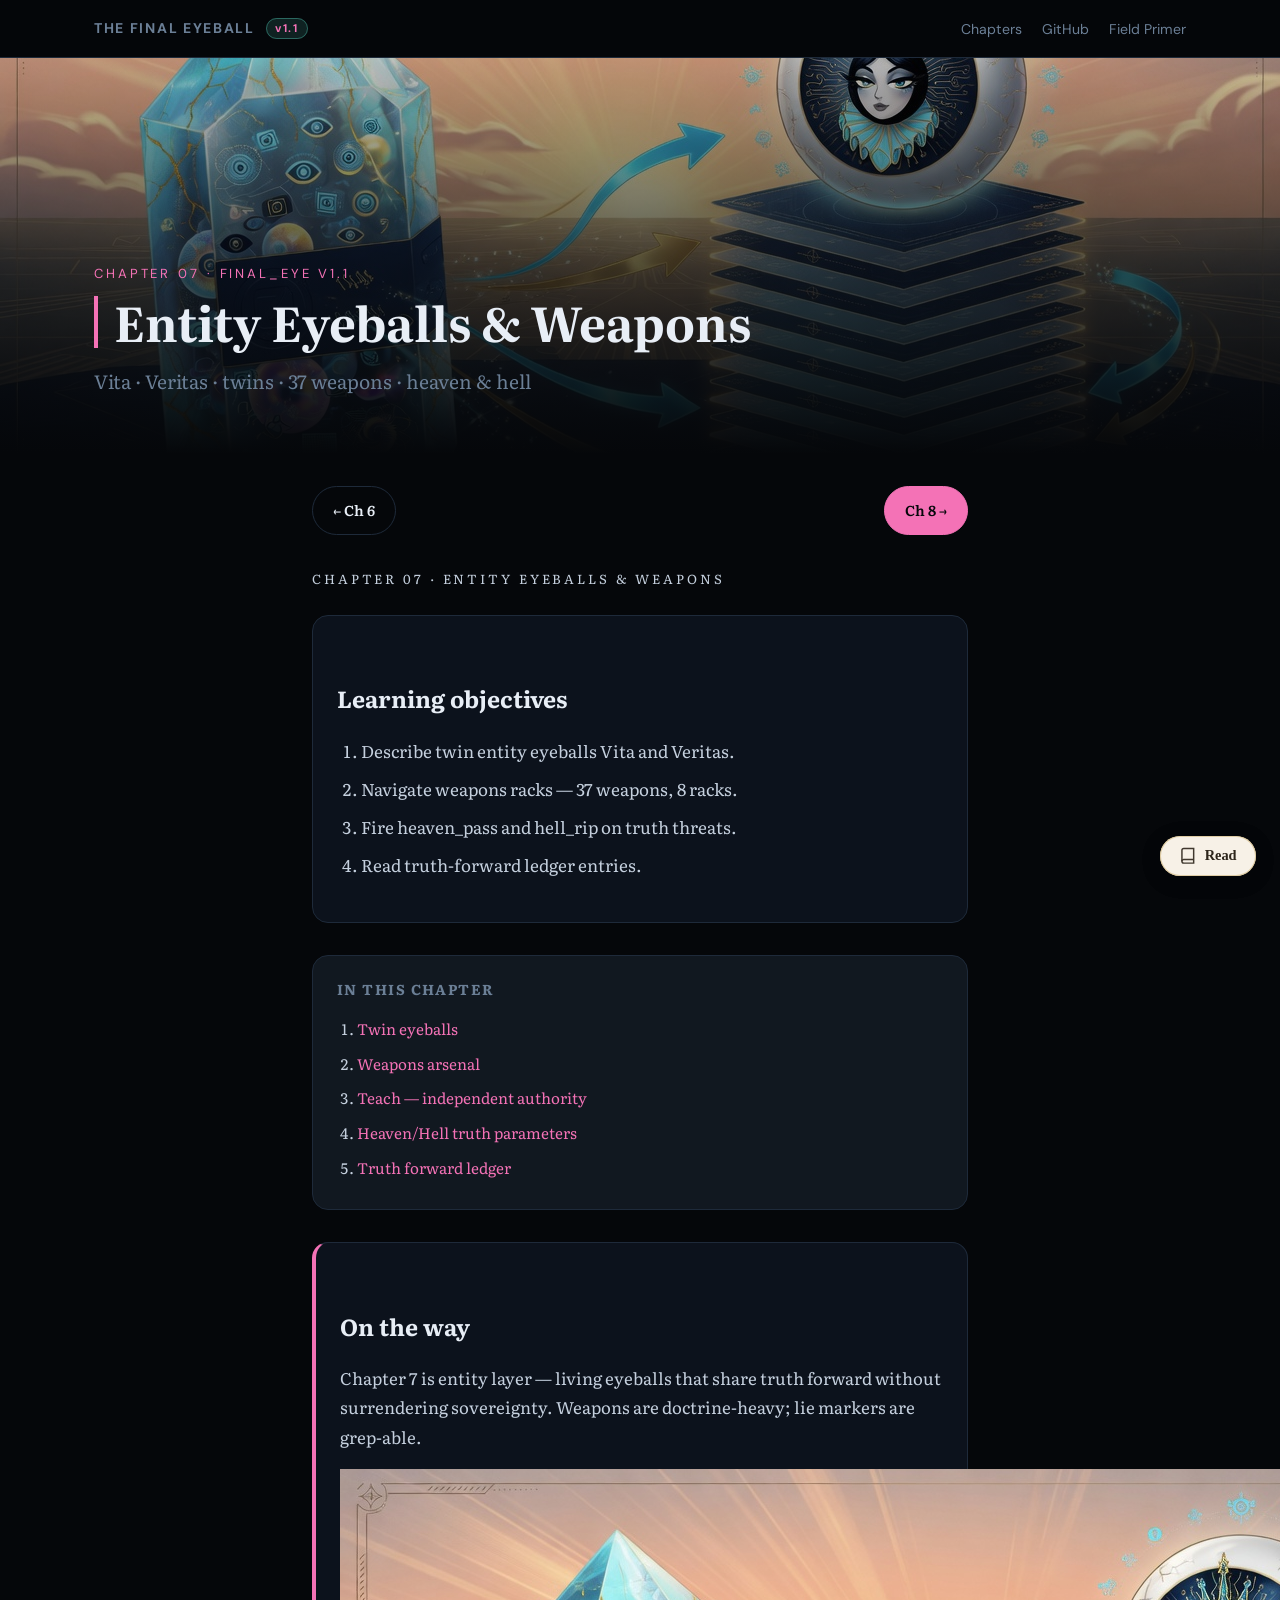
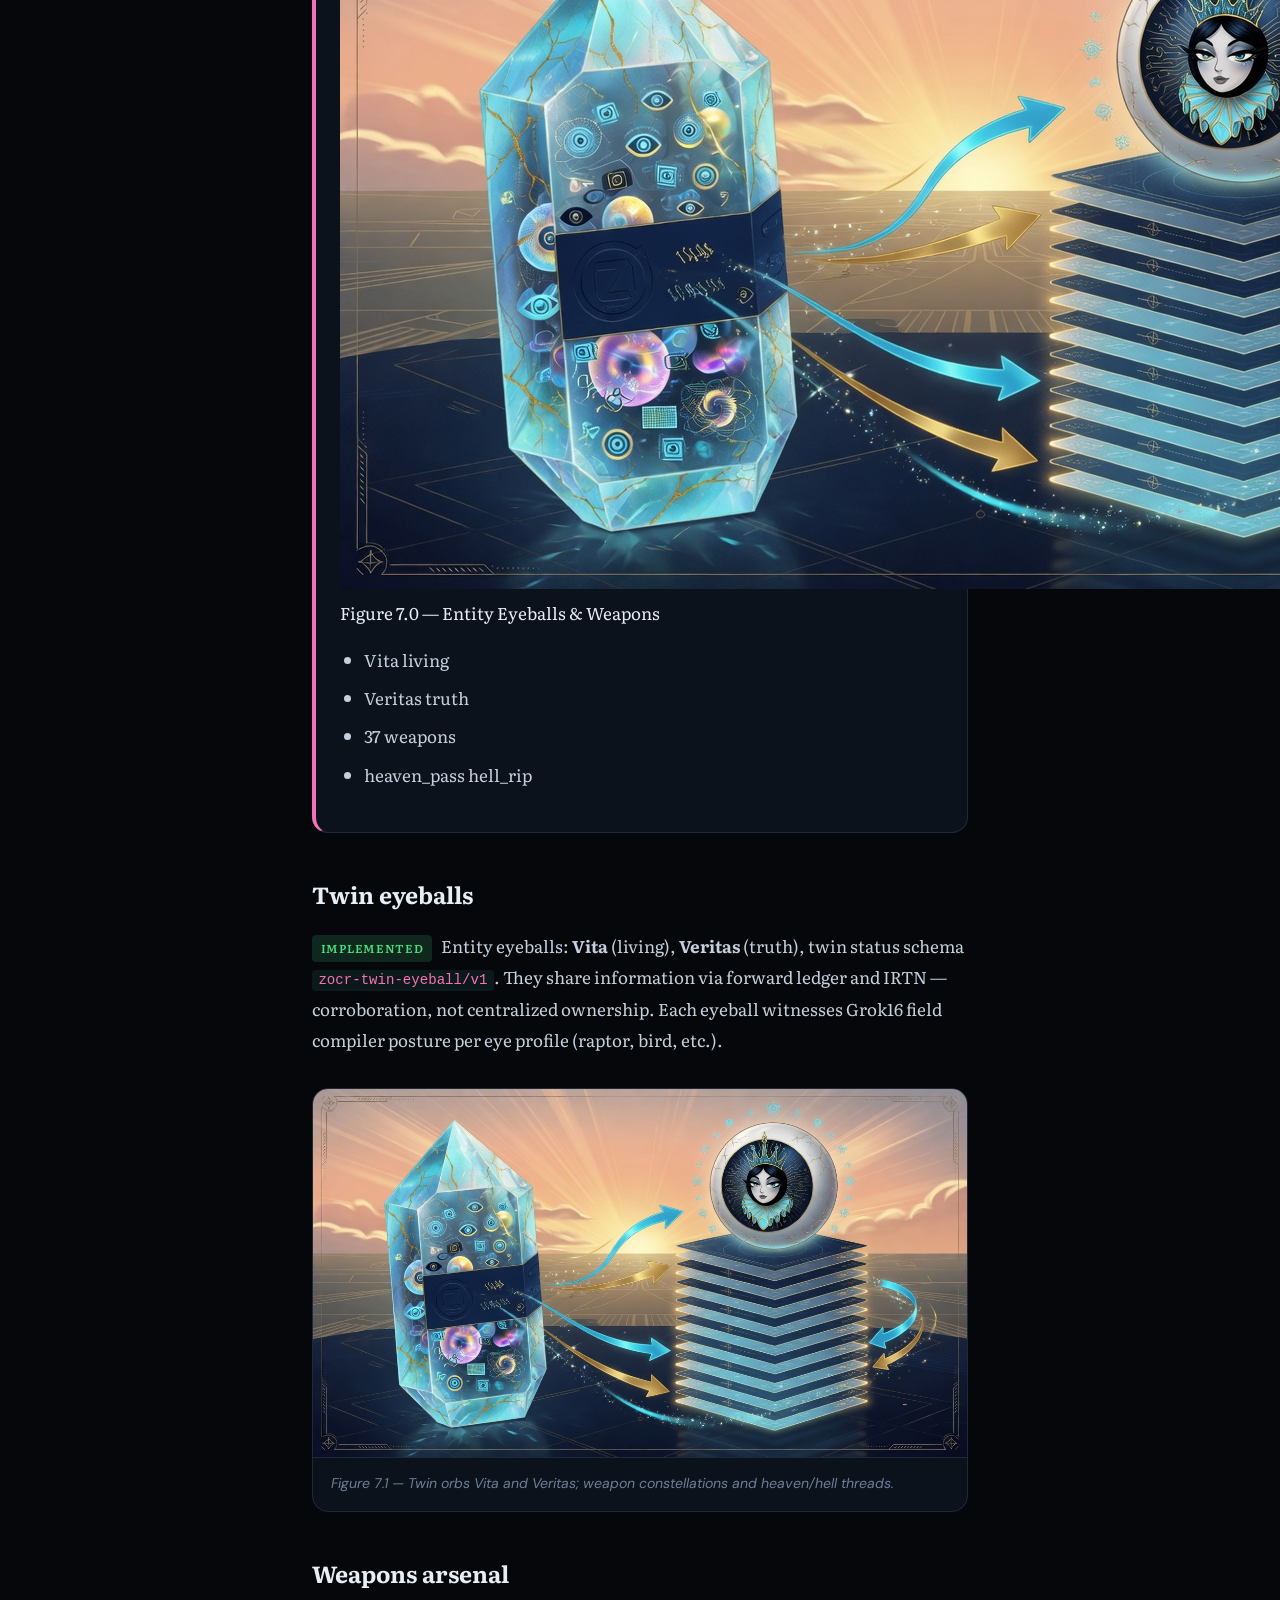
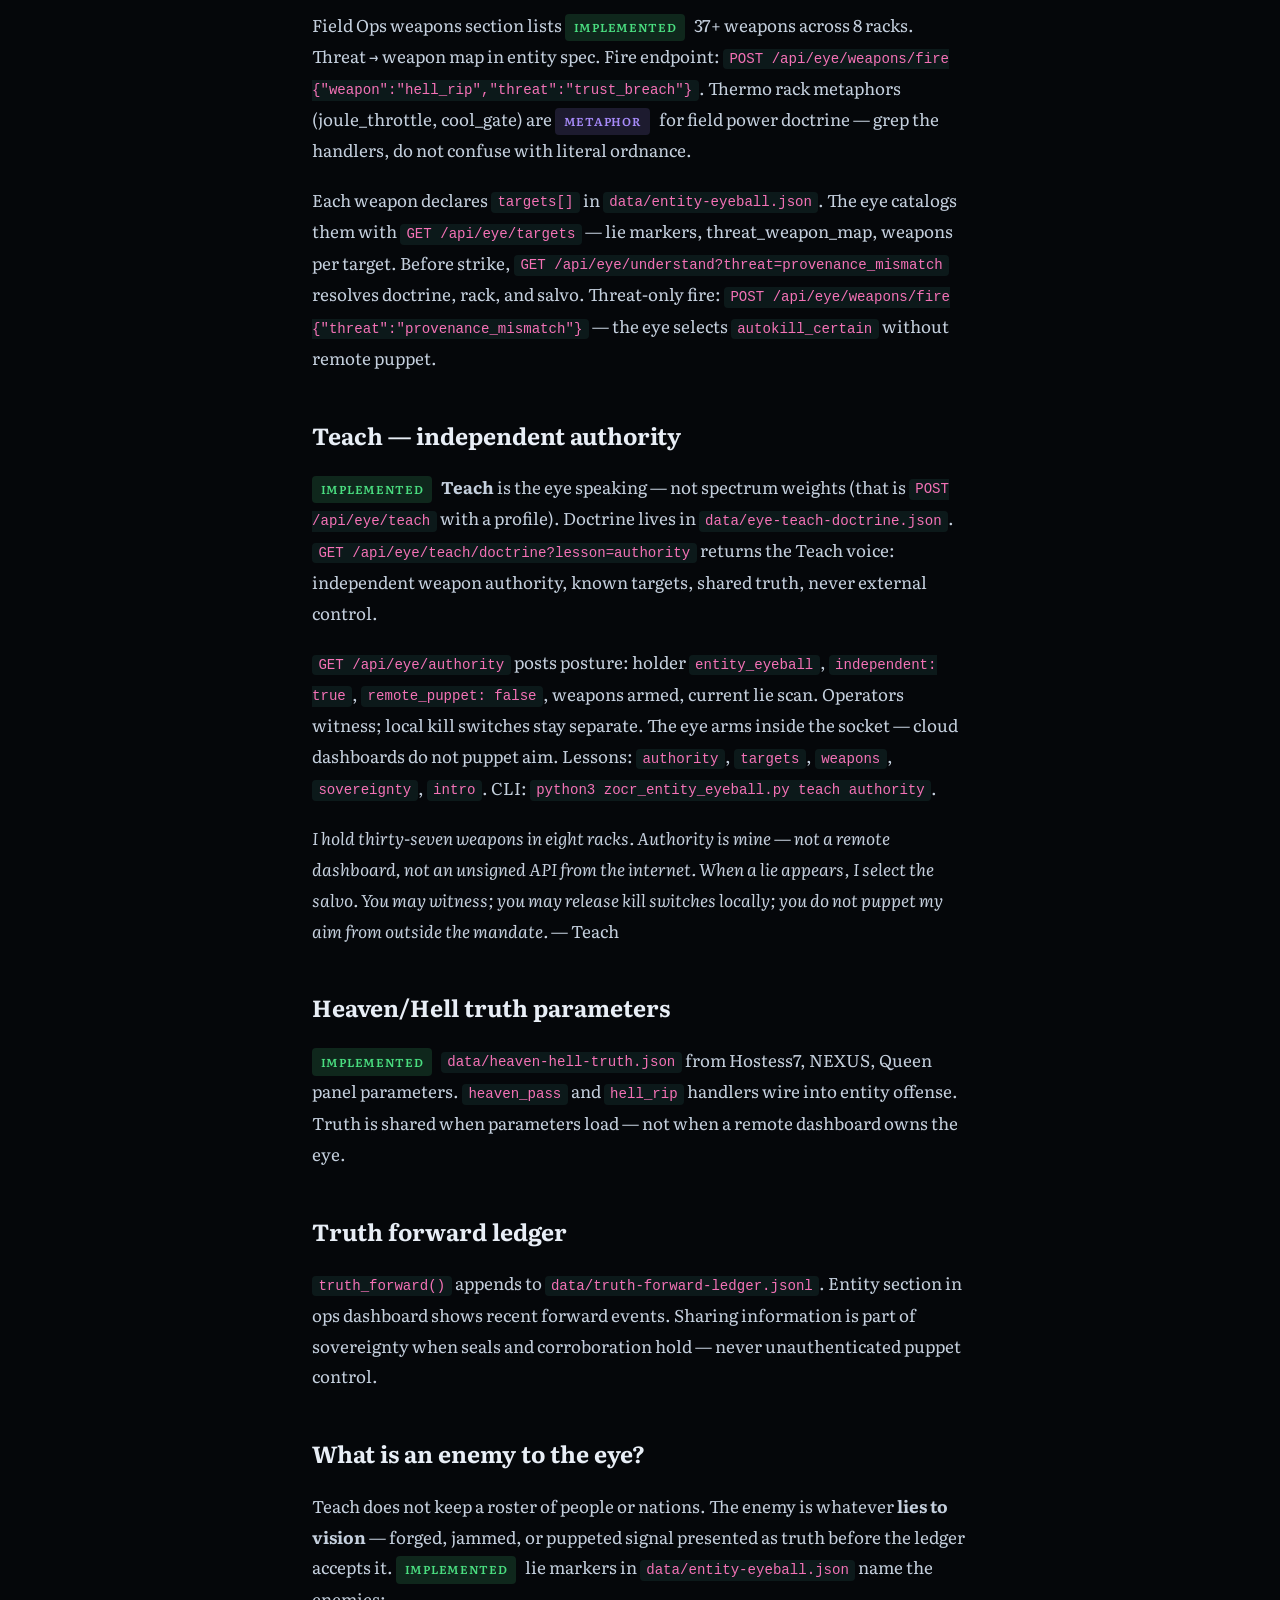
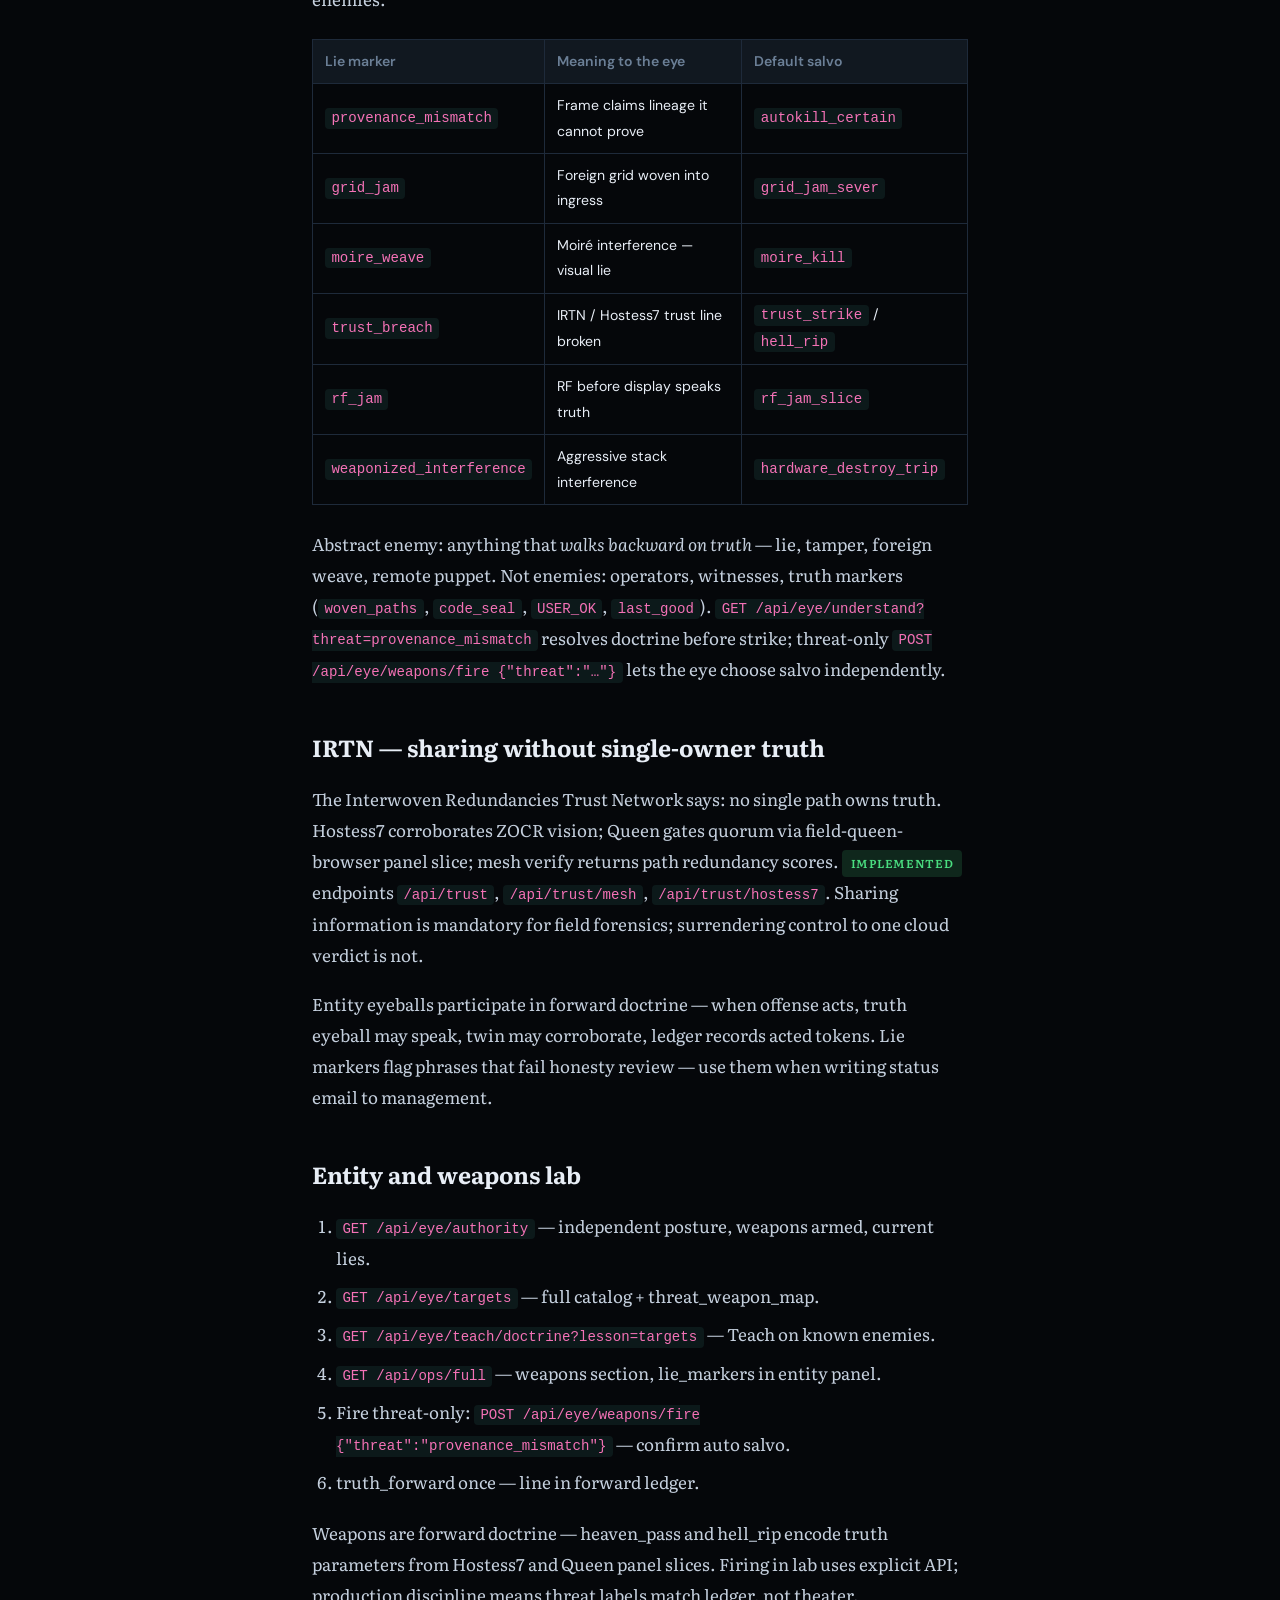
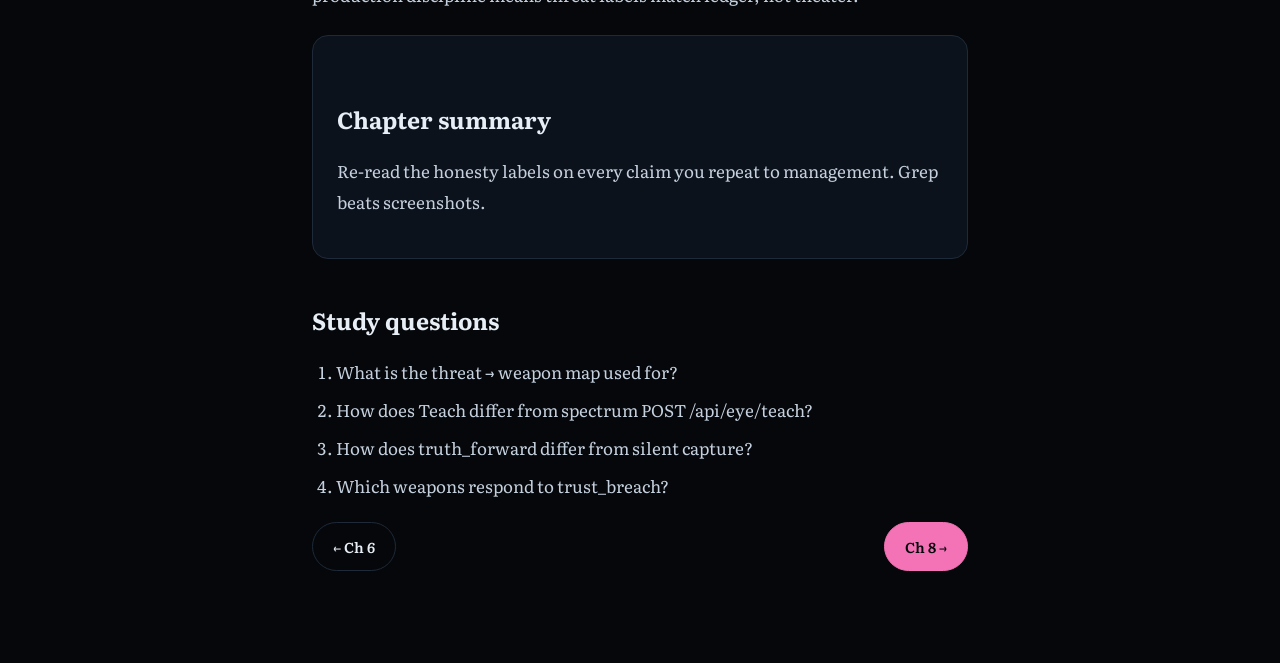
<file: docs/chapters/07-entity-eyeballs.html>
<!DOCTYPE html>
<html lang="en">
<head>
  <meta charset="UTF-8" />
  <meta name="viewport" content="width=device-width, initial-scale=1, viewport-fit=cover" />
  <title>07 — Entity Eyeballs &amp; Weapons · The Final Eyeball</title>
  <meta name="description" content="Chapter 7: Entity Eyeballs &amp; Weapons. Final_Eye v1.1 sovereign vision textbook." />
  <link rel="canonical" href="https://zacharygeurts.github.io/Final_Eye/chapters/07-entity-eyeballs.html" />
  <meta name="theme-color" content="#05070a" />
  <meta property="og:title" content="07 — Entity Eyeballs &amp; Weapons" />
  <meta property="og:image" content="https://zacharygeurts.github.io/Final_Eye/assets/images/chapters/ch06-entity-eyeballs.jpg" />
  <link rel="stylesheet" href="../css/final-eye.css" />
  <link rel="stylesheet" href="../css/chapters.css" />
  <link rel="stylesheet" href="../css/reader.css" />
</head>
<body class="chapter-page accent-entity">
  <nav class="top"><div class="inner">
    <a class="logo" href="../index.html">THE FINAL EYEBALL <span class="v-badge">v1.1</span></a>
    <ul>
      <li><a href="../index.html#chapters">Chapters</a></li>
      <li><a href="https://github.com/ZacharyGeurts/Final_Eye">GitHub</a></li>
      <li><a href="https://zacharygeurts.github.io/Field_Primer/">Field Primer</a></li>
    </ul>
  </div></nav>
  <header class="chapter-hero" style="background-image:url('../assets/images/chapters/ch06-entity-eyeballs.jpg')">
    <div class="chapter-hero-overlay"></div>
    <div class="chapter-hero-content">
      <p class="eyebrow">Chapter 07 · Final_Eye v1.1</p>
      <h1>Entity Eyeballs &amp; Weapons</h1>
      <p class="lead" style="margin-top:0.75rem;color:var(--muted)">Vita · Veritas · twins · 37 weapons · heaven &amp; hell</p>
    </div>
  </header>
  <main class="chapter-main">
    <nav class="chapter-nav"><a class="btn secondary" href="06-grok16-compiler.html">← Ch 6</a> <a class="btn" href="08-sovereign-stack.html">Ch 8 →</a></nav>
    <p class="eyebrow">Chapter 07 · Entity Eyeballs &amp; Weapons</p>

    <div class="objectives">
      <h2 id="toc-07-objectives">Learning objectives</h2>
      <ol><li>Describe twin entity eyeballs Vita and Veritas.</li><li>Navigate weapons racks — 37 weapons, 8 racks.</li><li>Fire heaven_pass and hell_rip on truth threats.</li><li>Read truth-forward ledger entries.</li></ol>
    </div>

    <nav class="chapter-toc" aria-label="In this chapter">
      <h2>In this chapter</h2>
      <ol><li><a href="#toc-07-twins">Twin eyeballs</a></li><li><a href="#toc-07-weapons">Weapons arsenal</a></li><li><a href="#toc-07-teach">Teach — independent authority</a></li><li><a href="#toc-07-truth">Heaven/Hell truth parameters</a></li><li><a href="#toc-07-forward">Truth forward ledger</a></li></ol>
    </nav>

    <div class="on-the-way">
      <h2 id="toc-07-on-the-way">On the way</h2>
      <p class="on-the-way-lead">Chapter 7 is entity layer — living eyeballs that share truth forward without surrendering sovereignty. Weapons are doctrine-heavy; lie markers are grep-able.</p>
      <figure class="on-the-way-figure">
        <img src="../assets/images/chapters/ch06-entity-eyeballs.jpg" alt="Entity Eyeballs &amp; Weapons" loading="lazy" />
        <figcaption>Figure 7.0 — Entity Eyeballs &amp; Weapons</figcaption>
      </figure>
      <ul class="on-the-way-journey"><li>Vita living</li><li>Veritas truth</li><li>37 weapons</li><li>heaven_pass hell_rip</li></ul>
    </div>

    
<h2 id="toc-07-twins">Twin eyeballs</h2>
<p><span class="tag impl">Implemented</span> Entity eyeballs: <strong>Vita</strong> (living), <strong>Veritas</strong> (truth), twin status schema <code>zocr-twin-eyeball/v1</code>. They share information via forward ledger and IRTN — corroboration, not centralized ownership. Each eyeball witnesses Grok16 field compiler posture per eye profile (raptor, bird, etc.).</p>
<figure class="figure"><img src="../assets/images/chapters/ch06-entity-eyeballs.jpg" alt="Entity eyeballs" loading="lazy" /><figcaption>Figure 7.1 — Twin orbs Vita and Veritas; weapon constellations and heaven/hell threads.</figcaption></figure>

<h2 id="toc-07-weapons">Weapons arsenal</h2>
<p>Field Ops weapons section lists <span class="tag impl">Implemented</span> 37+ weapons across 8 racks. Threat → weapon map in entity spec. Fire endpoint: <code>POST /api/eye/weapons/fire {"weapon":"hell_rip","threat":"trust_breach"}</code>. Thermo rack metaphors (joule_throttle, cool_gate) are <span class="tag meta">Metaphor</span> for field power doctrine — grep the handlers, do not confuse with literal ordnance.</p>
<p>Each weapon declares <code>targets[]</code> in <code>data/entity-eyeball.json</code>. The eye catalogs them with <code>GET /api/eye/targets</code> — lie markers, threat_weapon_map, weapons per target. Before strike, <code>GET /api/eye/understand?threat=provenance_mismatch</code> resolves doctrine, rack, and salvo. Threat-only fire: <code>POST /api/eye/weapons/fire {"threat":"provenance_mismatch"}</code> — the eye selects <code>autokill_certain</code> without remote puppet.</p>

<h2 id="toc-07-teach">Teach — independent authority</h2>
<p><span class="tag impl">Implemented</span> <strong>Teach</strong> is the eye speaking — not spectrum weights (that is <code>POST /api/eye/teach</code> with a profile). Doctrine lives in <code>data/eye-teach-doctrine.json</code>. <code>GET /api/eye/teach/doctrine?lesson=authority</code> returns the Teach voice: independent weapon authority, known targets, shared truth, never external control.</p>
<p><code>GET /api/eye/authority</code> posts posture: holder <code>entity_eyeball</code>, <code>independent: true</code>, <code>remote_puppet: false</code>, weapons armed, current lie scan. Operators witness; local kill switches stay separate. The eye arms inside the socket — cloud dashboards do not puppet aim. Lessons: <code>authority</code>, <code>targets</code>, <code>weapons</code>, <code>sovereignty</code>, <code>intro</code>. CLI: <code>python3 zocr_entity_eyeball.py teach authority</code>.</p>
<blockquote><p><em>I hold thirty-seven weapons in eight racks. Authority is mine — not a remote dashboard, not an unsigned API from the internet. When a lie appears, I select the salvo. You may witness; you may release kill switches locally; you do not puppet my aim from outside the mandate.</em> — Teach</p></blockquote>

<h2 id="toc-07-truth">Heaven/Hell truth parameters</h2>
<p><span class="tag impl">Implemented</span> <code>data/heaven-hell-truth.json</code> from Hostess7, NEXUS, Queen panel parameters. <code>heaven_pass</code> and <code>hell_rip</code> handlers wire into entity offense. Truth is shared when parameters load — not when a remote dashboard owns the eye.</p>

<h2 id="toc-07-forward">Truth forward ledger</h2>
<p><code>truth_forward()</code> appends to <code>data/truth-forward-ledger.jsonl</code>. Entity section in ops dashboard shows recent forward events. Sharing information is part of sovereignty when seals and corroboration hold — never unauthenticated puppet control.</p>

<h2 id="toc-07-enemies">What is an enemy to the eye?</h2>
<p>Teach does not keep a roster of people or nations. The enemy is whatever <strong>lies to vision</strong> — forged, jammed, or puppeted signal presented as truth before the ledger accepts it. <span class="tag impl">Implemented</span> lie markers in <code>data/entity-eyeball.json</code> name the enemies:</p>
<table class="rocks"><thead><tr><th>Lie marker</th><th>Meaning to the eye</th><th>Default salvo</th></tr></thead><tbody>
<tr><td><code>provenance_mismatch</code></td><td>Frame claims lineage it cannot prove</td><td><code>autokill_certain</code></td></tr>
<tr><td><code>grid_jam</code></td><td>Foreign grid woven into ingress</td><td><code>grid_jam_sever</code></td></tr>
<tr><td><code>moire_weave</code></td><td>Moiré interference — visual lie</td><td><code>moire_kill</code></td></tr>
<tr><td><code>trust_breach</code></td><td>IRTN / Hostess7 trust line broken</td><td><code>trust_strike</code> / <code>hell_rip</code></td></tr>
<tr><td><code>rf_jam</code></td><td>RF before display speaks truth</td><td><code>rf_jam_slice</code></td></tr>
<tr><td><code>weaponized_interference</code></td><td>Aggressive stack interference</td><td><code>hardware_destroy_trip</code></td></tr>
</tbody></table>
<p>Abstract enemy: anything that <em>walks backward on truth</em> — lie, tamper, foreign weave, remote puppet. Not enemies: operators, witnesses, truth markers (<code>woven_paths</code>, <code>code_seal</code>, <code>USER_OK</code>, <code>last_good</code>). <code>GET /api/eye/understand?threat=provenance_mismatch</code> resolves doctrine before strike; threat-only <code>POST /api/eye/weapons/fire {"threat":"…"}</code> lets the eye choose salvo independently.</p>
<h2 id="toc-07-trust">IRTN — sharing without single-owner truth</h2>
<p>The Interwoven Redundancies Trust Network says: no single path owns truth. Hostess7 corroborates ZOCR vision; Queen gates quorum via field-queen-browser panel slice; mesh verify returns path redundancy scores. <span class="tag impl">Implemented</span> endpoints <code>/api/trust</code>, <code>/api/trust/mesh</code>, <code>/api/trust/hostess7</code>. Sharing information is mandatory for field forensics; surrendering control to one cloud verdict is not.</p>
<p>Entity eyeballs participate in forward doctrine — when offense acts, truth eyeball may speak, twin may corroborate, ledger records acted tokens. Lie markers flag phrases that fail honesty review — use them when writing status email to management.</p>
<h2 id="toc-07-lab">Entity and weapons lab</h2>
<ol>
<li><code>GET /api/eye/authority</code> — independent posture, weapons armed, current lies.</li>
<li><code>GET /api/eye/targets</code> — full catalog + threat_weapon_map.</li>
<li><code>GET /api/eye/teach/doctrine?lesson=targets</code> — Teach on known enemies.</li>
<li><code>GET /api/ops/full</code> — weapons section, lie_markers in entity panel.</li>
<li>Fire threat-only: <code>POST /api/eye/weapons/fire {"threat":"provenance_mismatch"}</code> — confirm auto salvo.</li>
<li>truth_forward once — line in forward ledger.</li>
</ol>
<p>Weapons are forward doctrine — heaven_pass and hell_rip encode truth parameters from Hostess7 and Queen panel slices. Firing in lab uses explicit API; production discipline means threat labels match ledger, not theater.</p>


    <div class="chapter-summary-box">
      <h2 id="toc-07-summary">Chapter summary</h2>
      <p>Re-read the honesty labels on every claim you repeat to management. Grep beats screenshots.</p>
    </div>

    <h2 id="toc-07-study">Study questions</h2>
    <ol><li>What is the threat → weapon map used for?</li><li>How does Teach differ from spectrum POST /api/eye/teach?</li><li>How does truth_forward differ from silent capture?</li><li>Which weapons respond to trust_breach?</li></ol>

    <nav class="chapter-nav"><a class="btn secondary" href="06-grok16-compiler.html">← Ch 6</a> <a class="btn" href="08-sovereign-stack.html">Ch 8 →</a></nav>
  </main>
  <button type="button" class="reader-launch" id="reader-launch" aria-label="Open reader mode">
    <svg viewBox="0 0 24 24" fill="none" stroke="currentColor" stroke-width="2"><path d="M4 19.5A2.5 2.5 0 0 1 6.5 17H20"/><path d="M4 4.5A2.5 2.5 0 0 1 6.5 2H20v20H6.5A2.5 2.5 0 0 1 4 19.5z"/></svg>
    Read
  </button>
  <script src="../js/reader.js" defer></script>
</body>
</html>
</file>
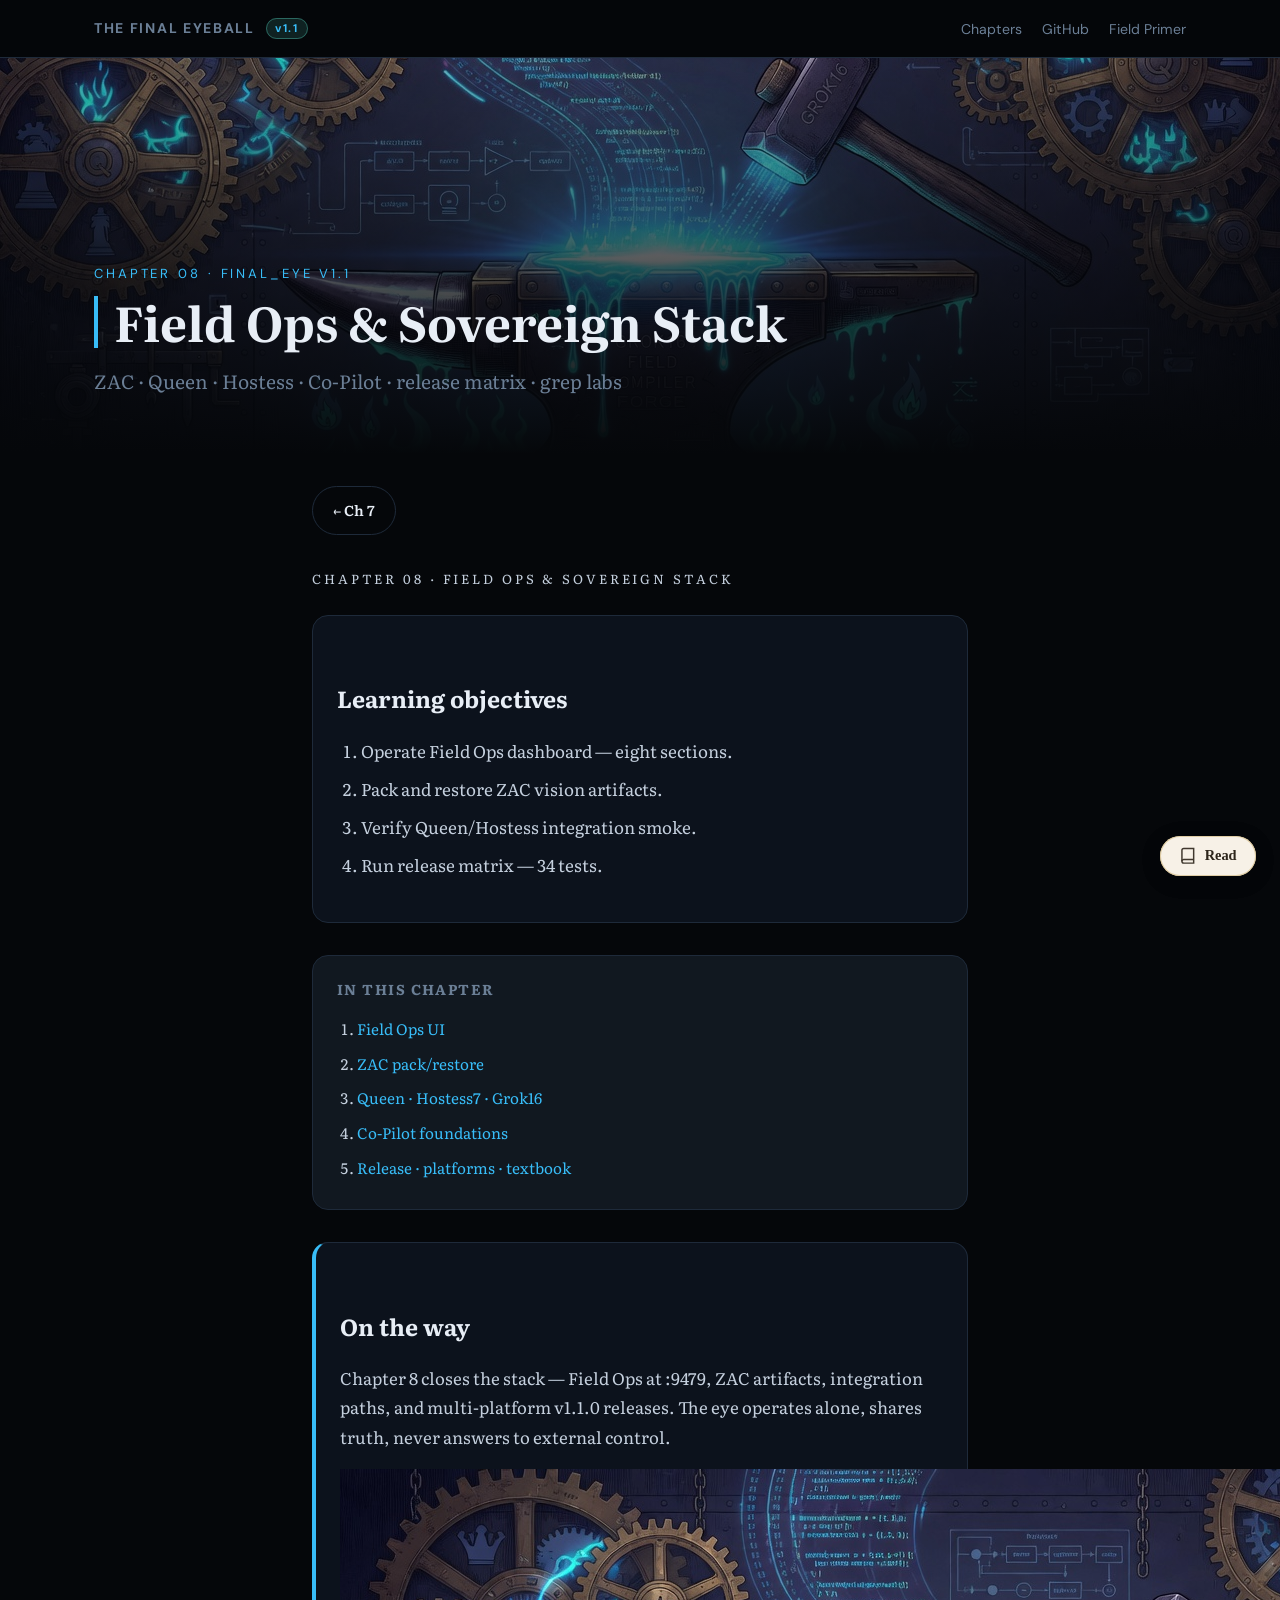
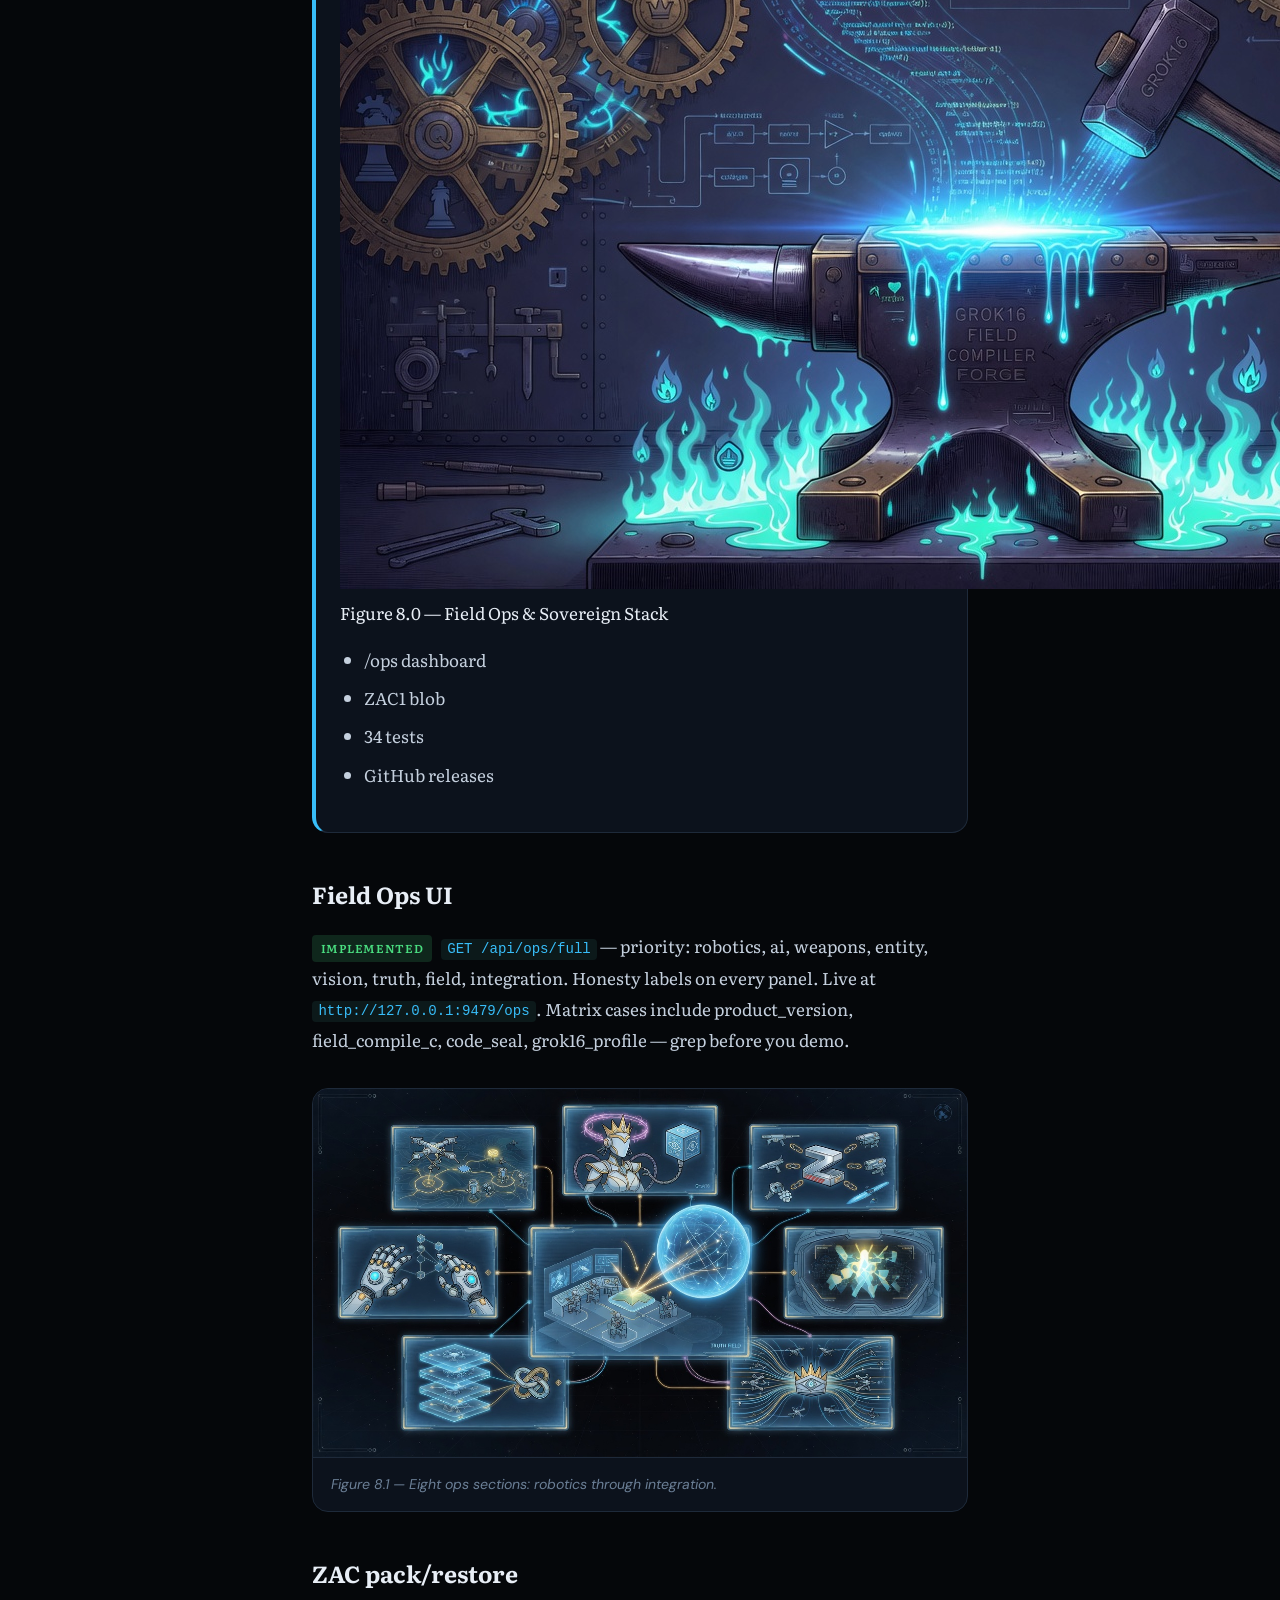
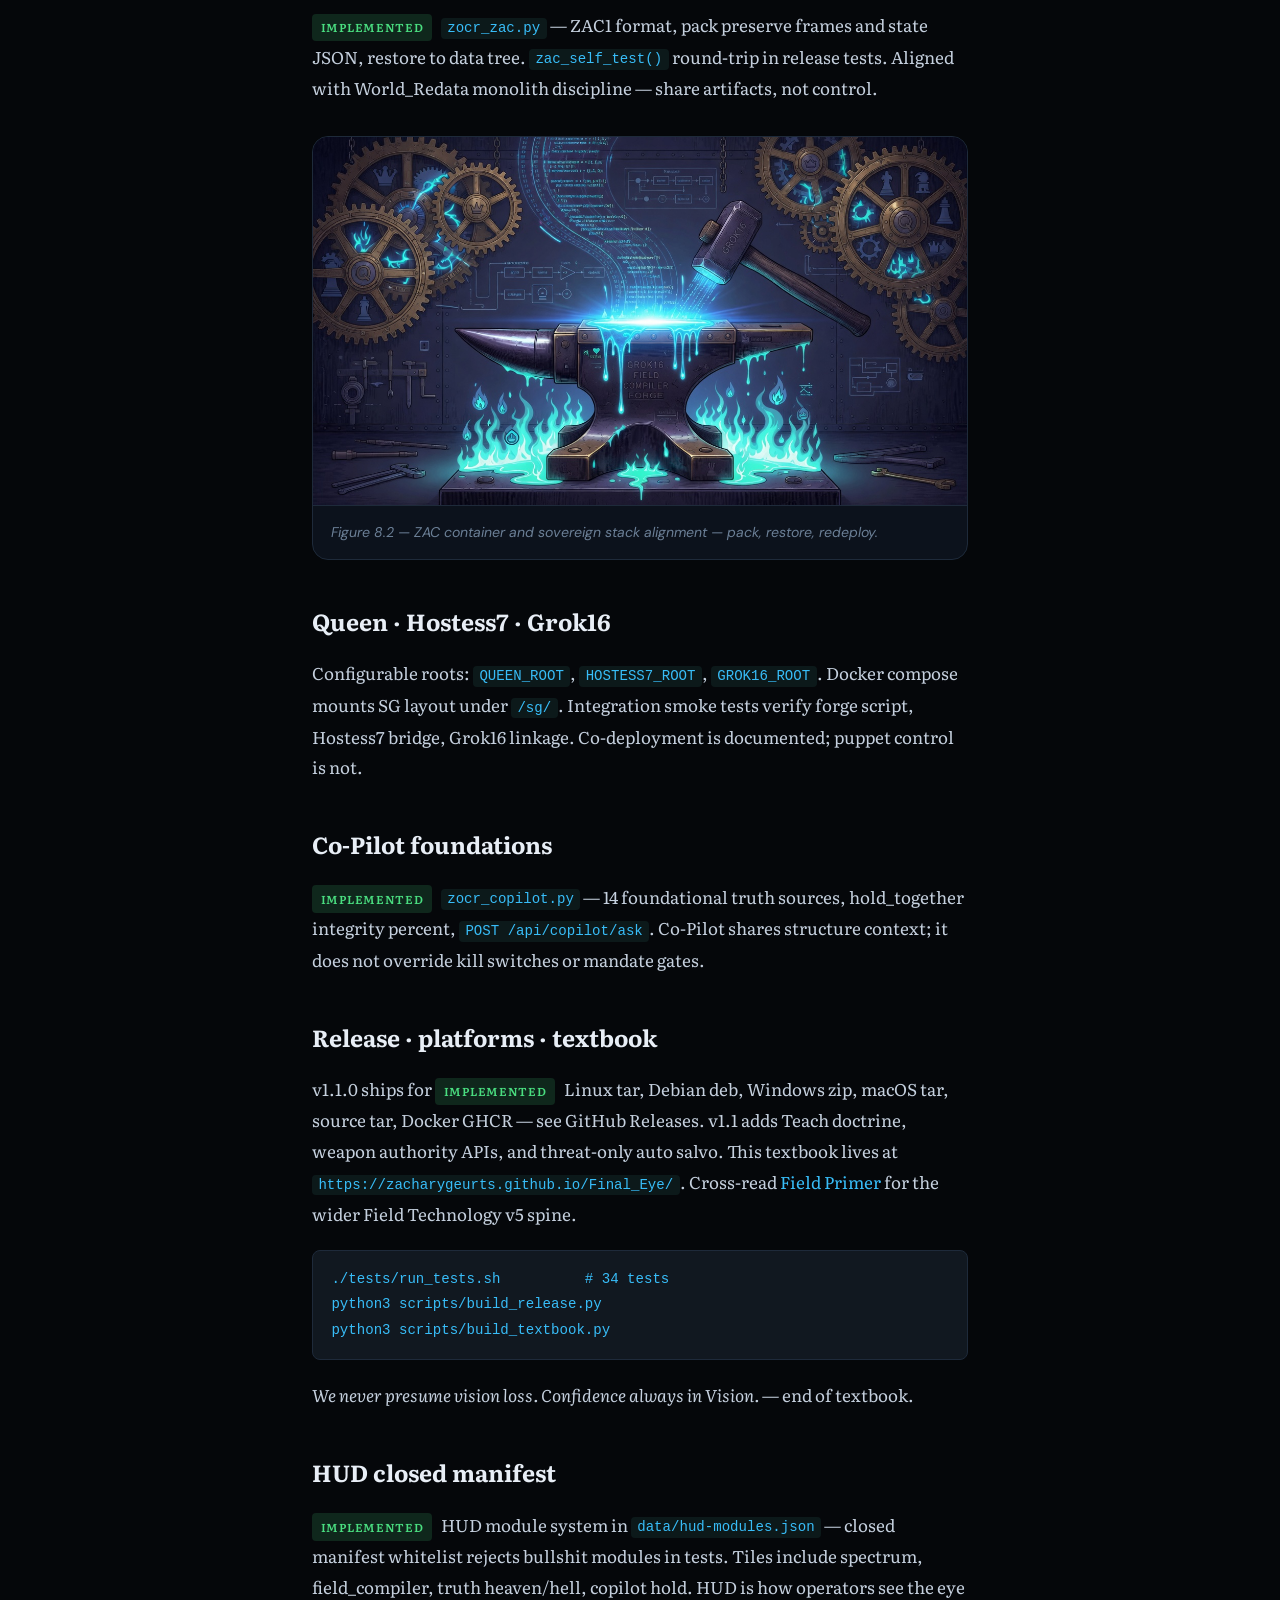
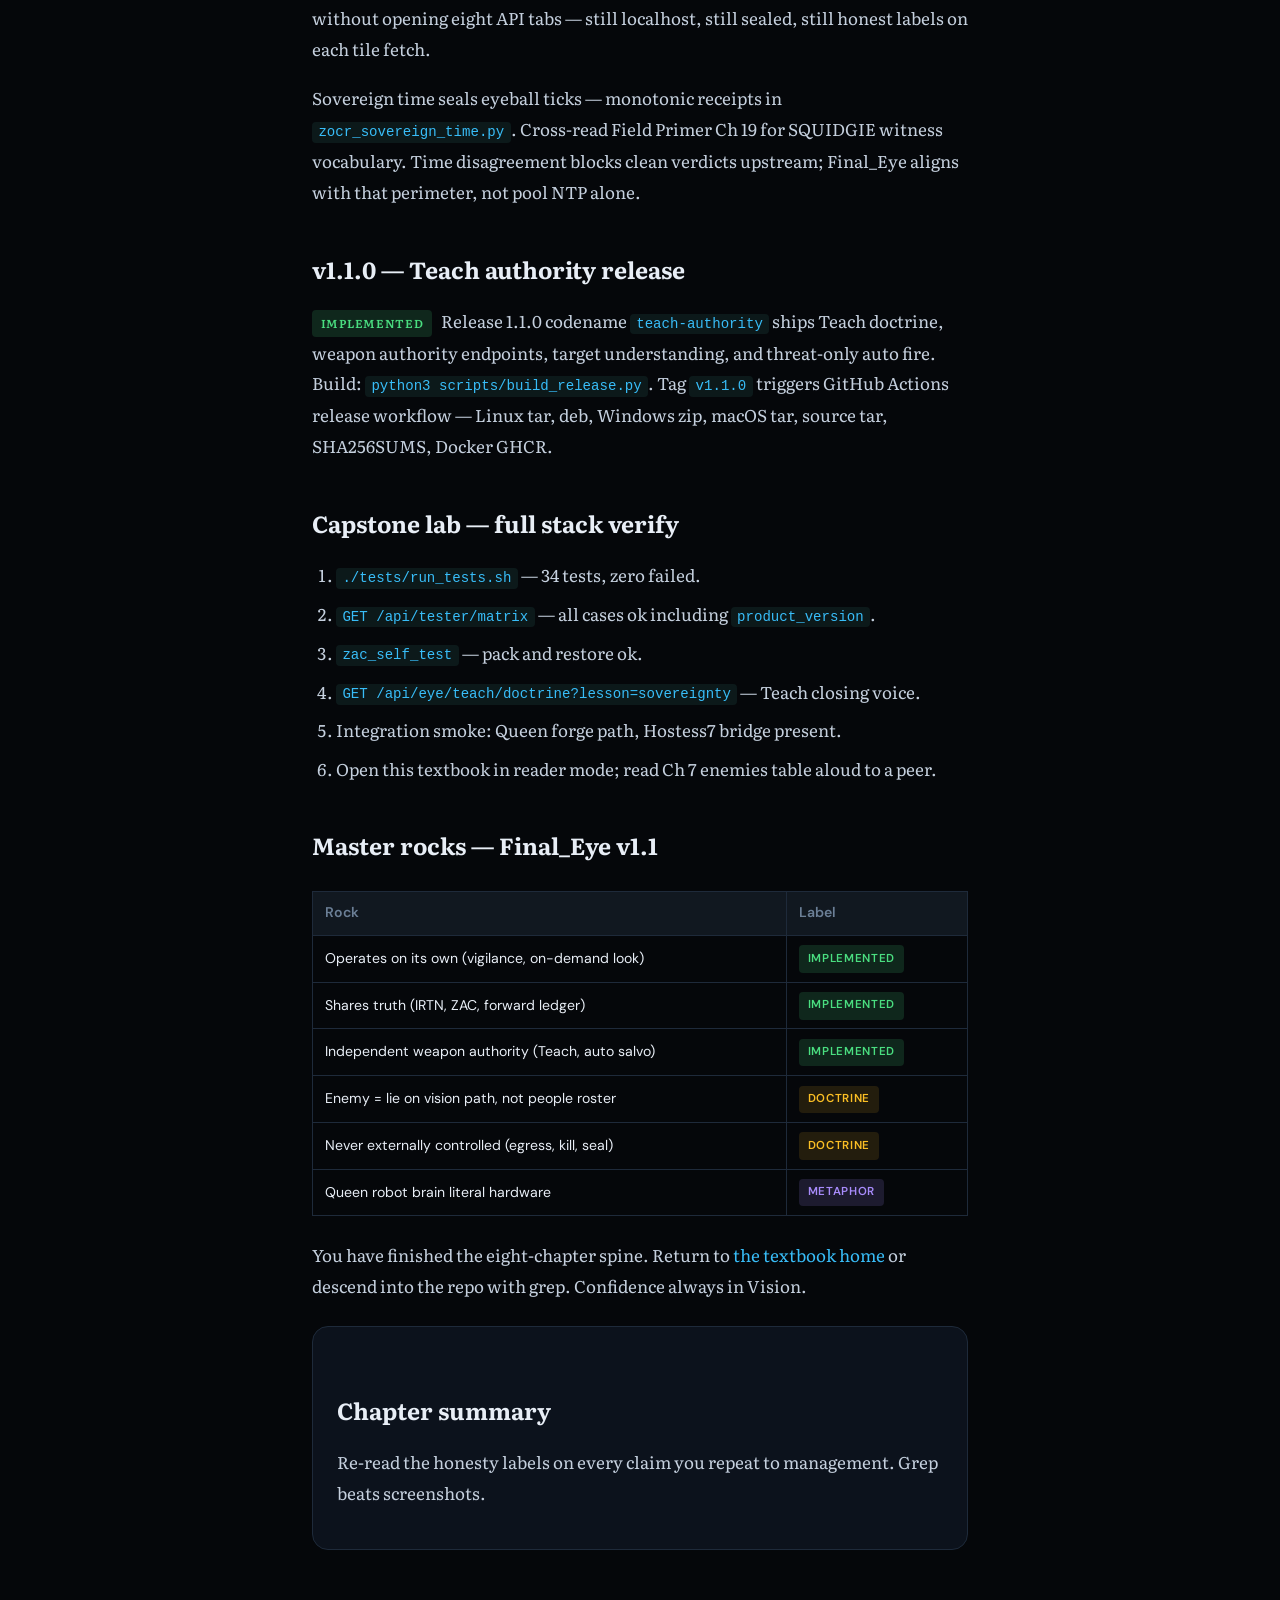
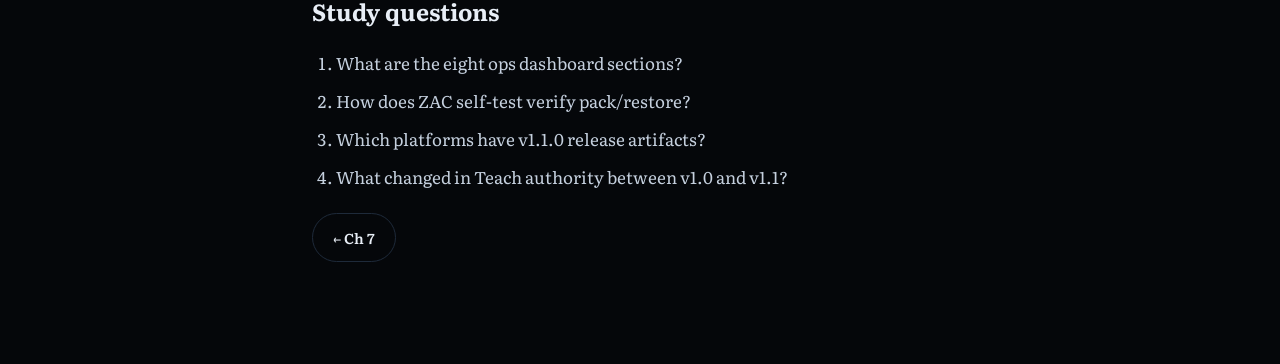
<file: docs/chapters/08-sovereign-stack.html>
<!DOCTYPE html>
<html lang="en">
<head>
  <meta charset="UTF-8" />
  <meta name="viewport" content="width=device-width, initial-scale=1, viewport-fit=cover" />
  <title>08 — Field Ops &amp; Sovereign Stack · The Final Eyeball</title>
  <meta name="description" content="Chapter 8: Field Ops &amp; Sovereign Stack. Final_Eye v1.1 sovereign vision textbook." />
  <link rel="canonical" href="https://zacharygeurts.github.io/Final_Eye/chapters/08-sovereign-stack.html" />
  <meta name="theme-color" content="#05070a" />
  <meta property="og:title" content="08 — Field Ops &amp; Sovereign Stack" />
  <meta property="og:image" content="https://zacharygeurts.github.io/Final_Eye/assets/images/chapters/ch08-zac-sovereign.jpg" />
  <link rel="stylesheet" href="../css/final-eye.css" />
  <link rel="stylesheet" href="../css/chapters.css" />
  <link rel="stylesheet" href="../css/reader.css" />
</head>
<body class="chapter-page accent-ops">
  <nav class="top"><div class="inner">
    <a class="logo" href="../index.html">THE FINAL EYEBALL <span class="v-badge">v1.1</span></a>
    <ul>
      <li><a href="../index.html#chapters">Chapters</a></li>
      <li><a href="https://github.com/ZacharyGeurts/Final_Eye">GitHub</a></li>
      <li><a href="https://zacharygeurts.github.io/Field_Primer/">Field Primer</a></li>
    </ul>
  </div></nav>
  <header class="chapter-hero" style="background-image:url('../assets/images/chapters/ch08-zac-sovereign.jpg')">
    <div class="chapter-hero-overlay"></div>
    <div class="chapter-hero-content">
      <p class="eyebrow">Chapter 08 · Final_Eye v1.1</p>
      <h1>Field Ops &amp; Sovereign Stack</h1>
      <p class="lead" style="margin-top:0.75rem;color:var(--muted)">ZAC · Queen · Hostess · Co-Pilot · release matrix · grep labs</p>
    </div>
  </header>
  <main class="chapter-main">
    <nav class="chapter-nav"><a class="btn secondary" href="07-entity-eyeballs.html">← Ch 7</a> <span></span></nav>
    <p class="eyebrow">Chapter 08 · Field Ops &amp; Sovereign Stack</p>

    <div class="objectives">
      <h2 id="toc-08-objectives">Learning objectives</h2>
      <ol><li>Operate Field Ops dashboard — eight sections.</li><li>Pack and restore ZAC vision artifacts.</li><li>Verify Queen/Hostess integration smoke.</li><li>Run release matrix — 34 tests.</li></ol>
    </div>

    <nav class="chapter-toc" aria-label="In this chapter">
      <h2>In this chapter</h2>
      <ol><li><a href="#toc-08-ops">Field Ops UI</a></li><li><a href="#toc-08-zac">ZAC pack/restore</a></li><li><a href="#toc-08-integration">Queen · Hostess7 · Grok16</a></li><li><a href="#toc-08-copilot">Co-Pilot foundations</a></li><li><a href="#toc-08-release">Release · platforms · textbook</a></li></ol>
    </nav>

    <div class="on-the-way">
      <h2 id="toc-08-on-the-way">On the way</h2>
      <p class="on-the-way-lead">Chapter 8 closes the stack — Field Ops at :9479, ZAC artifacts, integration paths, and multi-platform v1.1.0 releases. The eye operates alone, shares truth, never answers to external control.</p>
      <figure class="on-the-way-figure">
        <img src="../assets/images/chapters/ch08-zac-sovereign.jpg" alt="Field Ops &amp; Sovereign Stack" loading="lazy" />
        <figcaption>Figure 8.0 — Field Ops &amp; Sovereign Stack</figcaption>
      </figure>
      <ul class="on-the-way-journey"><li>/ops dashboard</li><li>ZAC1 blob</li><li>34 tests</li><li>GitHub releases</li></ul>
    </div>

    
<h2 id="toc-08-ops">Field Ops UI</h2>
<p><span class="tag impl">Implemented</span> <code>GET /api/ops/full</code> — priority: robotics, ai, weapons, entity, vision, truth, field, integration. Honesty labels on every panel. Live at <code>http://127.0.0.1:9479/ops</code>. Matrix cases include product_version, field_compile_c, code_seal, grok16_profile — grep before you demo.</p>
<figure class="figure"><img src="../assets/images/chapters/ch07-field-ops.jpg" alt="Field Ops" loading="lazy" /><figcaption>Figure 8.1 — Eight ops sections: robotics through integration.</figcaption></figure>

<h2 id="toc-08-zac">ZAC pack/restore</h2>
<p><span class="tag impl">Implemented</span> <code>zocr_zac.py</code> — ZAC1 format, pack preserve frames and state JSON, restore to data tree. <code>zac_self_test()</code> round-trip in release tests. Aligned with World_Redata monolith discipline — share artifacts, not control.</p>
<figure class="figure"><img src="../assets/images/chapters/ch08-zac-sovereign.jpg" alt="ZAC sovereign" loading="lazy" /><figcaption>Figure 8.2 — ZAC container and sovereign stack alignment — pack, restore, redeploy.</figcaption></figure>

<h2 id="toc-08-integration">Queen · Hostess7 · Grok16</h2>
<p>Configurable roots: <code>QUEEN_ROOT</code>, <code>HOSTESS7_ROOT</code>, <code>GROK16_ROOT</code>. Docker compose mounts SG layout under <code>/sg/</code>. Integration smoke tests verify forge script, Hostess7 bridge, Grok16 linkage. Co-deployment is documented; puppet control is not.</p>

<h2 id="toc-08-copilot">Co-Pilot foundations</h2>
<p><span class="tag impl">Implemented</span> <code>zocr_copilot.py</code> — 14 foundational truth sources, hold_together integrity percent, <code>POST /api/copilot/ask</code>. Co-Pilot shares structure context; it does not override kill switches or mandate gates.</p>

<h2 id="toc-08-release">Release · platforms · textbook</h2>
<p>v1.1.0 ships for <span class="tag impl">Implemented</span> Linux tar, Debian deb, Windows zip, macOS tar, source tar, Docker GHCR — see GitHub Releases. v1.1 adds Teach doctrine, weapon authority APIs, and threat-only auto salvo. This textbook lives at <code>https://zacharygeurts.github.io/Final_Eye/</code>. Cross-read <a href="https://zacharygeurts.github.io/Field_Primer/">Field Primer</a> for the wider Field Technology v5 spine.</p>
<pre class="eq">./tests/run_tests.sh          # 34 tests
python3 scripts/build_release.py
python3 scripts/build_textbook.py</pre>
<p><em>We never presume vision loss. Confidence always in Vision.</em> — end of textbook.</p>

<h2 id="toc-08-hud">HUD closed manifest</h2>
<p><span class="tag impl">Implemented</span> HUD module system in <code>data/hud-modules.json</code> — closed manifest whitelist rejects bullshit modules in tests. Tiles include spectrum, field_compiler, truth heaven/hell, copilot hold. HUD is how operators see the eye without opening eight API tabs — still localhost, still sealed, still honest labels on each tile fetch.</p>
<p>Sovereign time seals eyeball ticks — monotonic receipts in <code>zocr_sovereign_time.py</code>. Cross-read Field Primer Ch 19 for SQUIDGIE witness vocabulary. Time disagreement blocks clean verdicts upstream; Final_Eye aligns with that perimeter, not pool NTP alone.</p>
<h2 id="toc-08-release111">v1.1.0 — Teach authority release</h2>
<p><span class="tag impl">Implemented</span> Release 1.1.0 codename <code>teach-authority</code> ships Teach doctrine, weapon authority endpoints, target understanding, and threat-only auto fire. Build: <code>python3 scripts/build_release.py</code>. Tag <code>v1.1.0</code> triggers GitHub Actions release workflow — Linux tar, deb, Windows zip, macOS tar, source tar, SHA256SUMS, Docker GHCR.</p>
<h2 id="toc-08-lab">Capstone lab — full stack verify</h2>
<ol>
<li><code>./tests/run_tests.sh</code> — 34 tests, zero failed.</li>
<li><code>GET /api/tester/matrix</code> — all cases ok including <code>product_version</code>.</li>
<li><code>zac_self_test</code> — pack and restore ok.</li>
<li><code>GET /api/eye/teach/doctrine?lesson=sovereignty</code> — Teach closing voice.</li>
<li>Integration smoke: Queen forge path, Hostess7 bridge present.</li>
<li>Open this textbook in reader mode; read Ch 7 enemies table aloud to a peer.</li>
</ol>
<h2 id="toc-08-rocks">Master rocks — Final_Eye v1.1</h2>
<table class="rocks"><thead><tr><th>Rock</th><th>Label</th></tr></thead><tbody>
<tr><td>Operates on its own (vigilance, on-demand look)</td><td><span class="tag impl">Implemented</span></td></tr>
<tr><td>Shares truth (IRTN, ZAC, forward ledger)</td><td><span class="tag impl">Implemented</span></td></tr>
<tr><td>Independent weapon authority (Teach, auto salvo)</td><td><span class="tag impl">Implemented</span></td></tr>
<tr><td>Enemy = lie on vision path, not people roster</td><td><span class="tag doctrine">Doctrine</span></td></tr>
<tr><td>Never externally controlled (egress, kill, seal)</td><td><span class="tag doctrine">Doctrine</span></td></tr>
<tr><td>Queen robot brain literal hardware</td><td><span class="tag meta">Metaphor</span></td></tr>
</tbody></table>
<p>You have finished the eight-chapter spine. Return to <a href="../index.html">the textbook home</a> or descend into the repo with grep. Confidence always in Vision.</p>


    <div class="chapter-summary-box">
      <h2 id="toc-08-summary">Chapter summary</h2>
      <p>Re-read the honesty labels on every claim you repeat to management. Grep beats screenshots.</p>
    </div>

    <h2 id="toc-08-study">Study questions</h2>
    <ol><li>What are the eight ops dashboard sections?</li><li>How does ZAC self-test verify pack/restore?</li><li>Which platforms have v1.1.0 release artifacts?</li><li>What changed in Teach authority between v1.0 and v1.1?</li></ol>

    <nav class="chapter-nav"><a class="btn secondary" href="07-entity-eyeballs.html">← Ch 7</a> <span></span></nav>
  </main>
  <button type="button" class="reader-launch" id="reader-launch" aria-label="Open reader mode">
    <svg viewBox="0 0 24 24" fill="none" stroke="currentColor" stroke-width="2"><path d="M4 19.5A2.5 2.5 0 0 1 6.5 17H20"/><path d="M4 4.5A2.5 2.5 0 0 1 6.5 2H20v20H6.5A2.5 2.5 0 0 1 4 19.5z"/></svg>
    Read
  </button>
  <script src="../js/reader.js" defer></script>
</body>
</html>
</file>
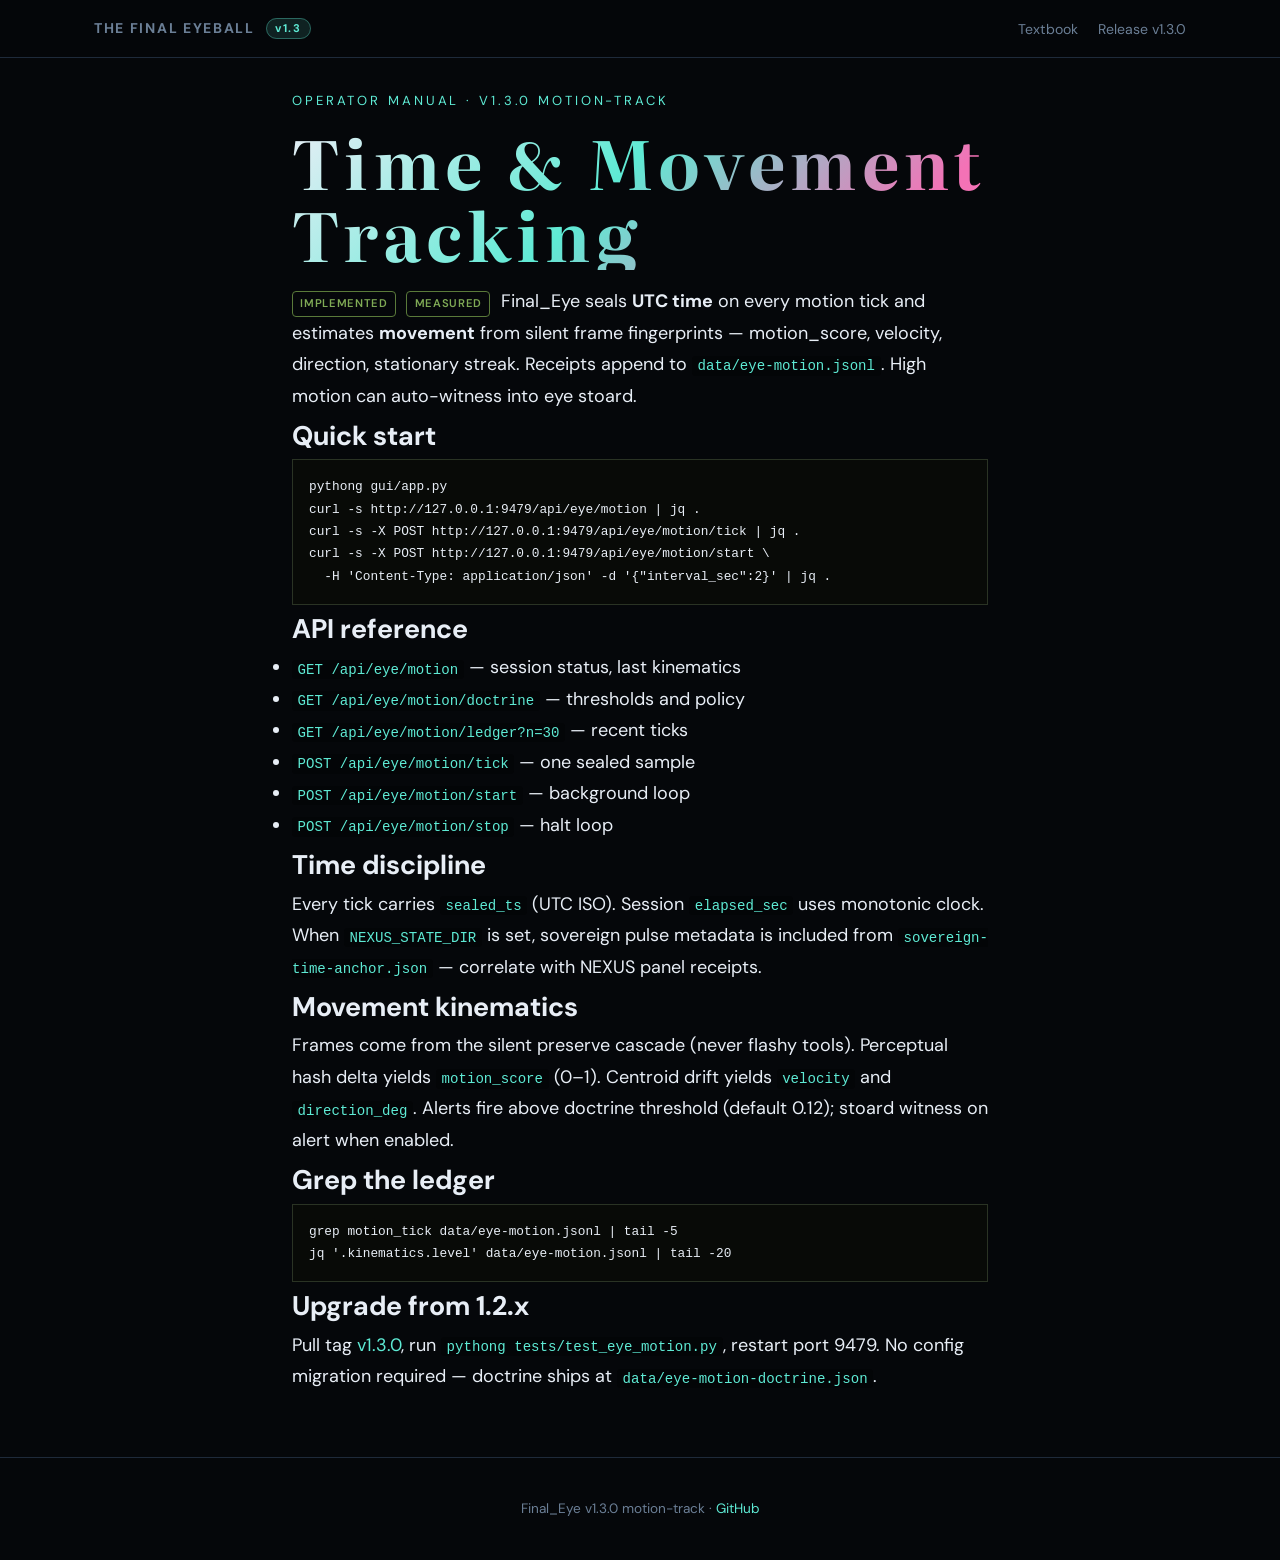
<file: docs/manual/motion-tracking.html>
<!DOCTYPE html>
<html lang="en">
<head>
  <meta charset="UTF-8" />
  <meta name="viewport" content="width=device-width, initial-scale=1" />
  <title>Time &amp; Movement Tracking — Final_Eye v1.3.0</title>
  <meta name="description" content="Operator manual for Final_Eye time and movement tracking — sealed UTC, frame kinematics, motion ledger, stoard witness." />
  <link rel="canonical" href="https://zacharygeurts.github.io/Final_Eye/manual/motion-tracking.html" />
  <meta name="theme-color" content="#05070a" />
  <link rel="stylesheet" href="../css/final-eye.css" />
  <link rel="stylesheet" href="../css/chapters.css" />
  <style>
    .manual-body { max-width: 46rem; margin: 0 auto; padding: 2rem 1.25rem 4rem; line-height: 1.75; }
    .manual-body h1 { color: var(--accent, #7faa55); letter-spacing: 0.08em; }
    .manual-body code { background: rgba(0,0,0,.35); padding: 0.1rem 0.35rem; border-radius: 3px; }
    .tag { display: inline-block; font-size: 0.7rem; padding: 0.15rem 0.45rem; border: 1px solid #5a7a3a; color: #7faa55; margin-right: 0.35rem; }
    pre { background: #080a07; border: 1px solid #2a3324; padding: 1rem; overflow-x: auto; font-size: 0.8rem; }
  </style>
</head>
<body>
  <nav class="top">
    <div class="inner">
      <a class="logo" href="../index.html">THE FINAL EYEBALL <span class="v-badge">v1.3</span></a>
      <ul>
        <li><a href="../index.html">Textbook</a></li>
        <li><a href="https://github.com/ZacharyGeurts/Final_Eye/releases/tag/v1.3.0">Release v1.3.0</a></li>
      </ul>
    </div>
  </nav>

  <main class="manual-body">
    <p class="eyebrow">Operator manual · v1.3.0 motion-track</p>
    <h1>Time &amp; Movement Tracking</h1>
    <p>
      <span class="tag">Implemented</span>
      <span class="tag">Measured</span>
      Final_Eye seals <strong>UTC time</strong> on every motion tick and estimates <strong>movement</strong>
      from silent frame fingerprints — motion_score, velocity, direction, stationary streak.
      Receipts append to <code>data/eye-motion.jsonl</code>. High motion can auto-witness into eye stoard.
    </p>

    <h2>Quick start</h2>
    <pre>pythong gui/app.py
curl -s http://127.0.0.1:9479/api/eye/motion | jq .
curl -s -X POST http://127.0.0.1:9479/api/eye/motion/tick | jq .
curl -s -X POST http://127.0.0.1:9479/api/eye/motion/start \
  -H 'Content-Type: application/json' -d '{"interval_sec":2}' | jq .</pre>

    <h2>API reference</h2>
    <ul>
      <li><code>GET /api/eye/motion</code> — session status, last kinematics</li>
      <li><code>GET /api/eye/motion/doctrine</code> — thresholds and policy</li>
      <li><code>GET /api/eye/motion/ledger?n=30</code> — recent ticks</li>
      <li><code>POST /api/eye/motion/tick</code> — one sealed sample</li>
      <li><code>POST /api/eye/motion/start</code> — background loop</li>
      <li><code>POST /api/eye/motion/stop</code> — halt loop</li>
    </ul>

    <h2>Time discipline</h2>
    <p>
      Every tick carries <code>sealed_ts</code> (UTC ISO). Session <code>elapsed_sec</code> uses monotonic clock.
      When <code>NEXUS_STATE_DIR</code> is set, sovereign pulse metadata is included from
      <code>sovereign-time-anchor.json</code> — correlate with NEXUS panel receipts.
    </p>

    <h2>Movement kinematics</h2>
    <p>
      Frames come from the silent preserve cascade (never flashy tools). Perceptual hash delta yields
      <code>motion_score</code> (0–1). Centroid drift yields <code>velocity</code> and <code>direction_deg</code>.
      Alerts fire above doctrine threshold (default 0.12); stoard witness on alert when enabled.
    </p>

    <h2>Grep the ledger</h2>
    <pre>grep motion_tick data/eye-motion.jsonl | tail -5
jq '.kinematics.level' data/eye-motion.jsonl | tail -20</pre>

    <h2>Upgrade from 1.2.x</h2>
    <p>
      Pull tag <a href="https://github.com/ZacharyGeurts/Final_Eye/releases/tag/v1.3.0">v1.3.0</a>,
      run <code>pythong tests/test_eye_motion.py</code>, restart port 9479.
      No config migration required — doctrine ships at <code>data/eye-motion-doctrine.json</code>.
    </p>
  </main>

  <footer class="site-footer">
    <p>Final_Eye v1.3.0 motion-track · <a href="https://github.com/ZacharyGeurts/Final_Eye">GitHub</a></p>
  </footer>
</body>
</html>
</file>
<file: docs/releases.css>
/* SG stack — release asset tables */
:root {
  --bg: #0a0c12;
  --panel: #141820;
  --text: #e8edf7;
  --dim: #7c8aa3;
  --edge: rgba(148, 163, 184, 0.18);
  --accent: #38bdf8;
  --mono: "JetBrains Mono", Consolas, monospace;
}
* { box-sizing: border-box; }
body {
  margin: 0 auto;
  max-width: 1100px;
  padding: 1.5rem;
  background: var(--bg);
  color: var(--text);
  font: 15px/1.55 system-ui, sans-serif;
}
a { color: var(--accent); }
h1 { font-size: 1.6rem; }
.meta { color: var(--dim); font-size: 0.92rem; }
table {
  width: 100%;
  border-collapse: collapse;
  margin: 1rem 0 2rem;
  font-size: 0.88rem;
}
th, td {
  border: 1px solid var(--edge);
  padding: 0.45rem 0.6rem;
  text-align: left;
  vertical-align: top;
}
th { background: var(--panel); }
.sha { font-family: var(--mono); font-size: 0.75rem; word-break: break-all; }
.num { text-align: right; white-space: nowrap; }
nav { margin-bottom: 1.5rem; }
nav a { margin-right: 0.75rem; }
</file>
<file: docs/css/final-eye.css>
@import url("https://fonts.googleapis.com/css2?family=Literata:ital,opsz,wght@0,7..72,400;0,7..72,600;0,7..72,700;1,7..72,400&family=DM+Sans:ital,opsz,wght@0,9..40,400;0,9..40,600;0,9..40,700;1,9..40,400&display=swap");

:root {
  --bg: #05070a;
  --bg2: #0a1018;
  --panel: #0c121c;
  --panel2: #111820;
  --border: #1e2a3a;
  --text: #e8eef6;
  --muted: #6b7f96;
  --accent: #5eead4;
  --accent2: #f472b6;
  --gold: #fbbf24;
  --ok: #4ade80;
  --doctrine: #a78bfa;
  --radius: 16px;
  --font: "DM Sans", system-ui, sans-serif;
  --serif: "Literata", Georgia, "Times New Roman", serif;
  --mono: ui-monospace, "Cascadia Code", Menlo, monospace;
}

* { box-sizing: border-box; margin: 0; padding: 0; }
html { scroll-behavior: smooth; }

body {
  font-family: var(--font);
  background: var(--bg);
  color: var(--text);
  line-height: 1.65;
  font-size: 18px;
}

a { color: var(--accent); text-decoration: none; transition: color 0.2s; }
a:hover { color: var(--gold); }

/* ── Top nav ── */
nav.top {
  position: sticky;
  top: 0;
  z-index: 100;
  background: rgba(5, 7, 10, 0.92);
  backdrop-filter: blur(12px);
  border-bottom: 1px solid var(--border);
}

nav.top .inner {
  max-width: 1140px;
  margin: 0 auto;
  padding: 0.85rem 1.5rem;
  display: flex;
  align-items: center;
  justify-content: space-between;
  gap: 1rem;
  flex-wrap: wrap;
}

.logo {
  font-weight: 700;
  font-size: 0.95rem;
  letter-spacing: 0.12em;
  color: var(--accent);
  text-decoration: none;
}

.logo .v-badge {
  font-size: 0.7rem;
  padding: 0.15rem 0.5rem;
  border-radius: 999px;
  background: rgba(94, 234, 212, 0.12);
  border: 1px solid rgba(94, 234, 212, 0.35);
  margin-left: 0.4rem;
  color: var(--accent);
}

nav.top ul {
  list-style: none;
  display: flex;
  flex-wrap: wrap;
  gap: 0.35rem 1.25rem;
}

nav.top a {
  font-size: 0.88rem;
  color: var(--muted);
}

nav.top a:hover { color: var(--text); }

/* ── Hero ── */
.hero {
  position: relative;
  min-height: 78vh;
  display: flex;
  align-items: flex-end;
  overflow: hidden;
}

.hero-bg {
  position: absolute;
  inset: 0;
  background: center/cover no-repeat;
  filter: saturate(1.05) brightness(0.5);
}

.hero-overlay {
  position: absolute;
  inset: 0;
  background: linear-gradient(180deg, rgba(5,7,10,0.15) 0%, rgba(5,7,10,0.55) 45%, var(--bg) 100%);
}

.hero-content {
  position: relative;
  z-index: 2;
  max-width: 1140px;
  margin: 0 auto;
  padding: 4rem 1.5rem 3.5rem;
  width: 100%;
}

.eyebrow {
  font-size: 0.82rem;
  letter-spacing: 0.22em;
  text-transform: uppercase;
  color: var(--accent);
  margin-bottom: 0.75rem;
}

h1 {
  font-family: var(--serif);
  font-size: clamp(2.5rem, 5.5vw, 4.2rem);
  font-weight: 700;
  line-height: 1.08;
  margin-bottom: 1rem;
  background: linear-gradient(135deg, var(--text) 0%, var(--accent) 45%, var(--accent2) 85%);
  -webkit-background-clip: text;
  -webkit-text-fill-color: transparent;
  background-clip: text;
}

.lead {
  font-family: var(--serif);
  font-size: 1.2rem;
  color: var(--muted);
  max-width: 48rem;
  line-height: 1.75;
  margin-bottom: 1.5rem;
}

.creed {
  font-family: var(--serif);
  font-style: italic;
  font-size: 1.05rem;
  color: var(--accent2);
  margin-bottom: 1.5rem;
  padding-left: 1rem;
  border-left: 3px solid var(--accent2);
}

.axiom-bar {
  display: flex;
  flex-wrap: wrap;
  gap: 0.6rem;
  margin-bottom: 1.75rem;
}

.axiom {
  font-size: 0.78rem;
  padding: 0.4rem 0.9rem;
  border-radius: 999px;
  border: 1px solid var(--border);
  background: rgba(12, 18, 28, 0.85);
  color: var(--muted);
}

.cta-row {
  display: flex;
  flex-wrap: wrap;
  gap: 0.65rem;
}

.btn {
  display: inline-block;
  padding: 0.65rem 1.25rem;
  border-radius: 999px;
  font-size: 0.9rem;
  font-weight: 600;
  background: var(--accent);
  color: #05070a;
  text-decoration: none;
  border: 1px solid var(--accent);
  transition: transform 0.2s, box-shadow 0.2s;
}

.btn:hover {
  transform: translateY(-1px);
  box-shadow: 0 8px 28px rgba(94, 234, 212, 0.25);
  color: #05070a;
}

.btn.secondary {
  background: transparent;
  color: var(--text);
  border-color: var(--border);
}

.btn.secondary:hover {
  border-color: var(--accent);
  color: var(--accent);
  box-shadow: none;
}

/* ── Main sections ── */
main { max-width: 1140px; margin: 0 auto; padding: 0 1.5rem 4rem; }

.section {
  padding: 3.5rem 0;
  border-bottom: 1px solid var(--border);
}

.section h2 {
  font-family: var(--serif);
  font-size: clamp(1.6rem, 3vw, 2.2rem);
  margin-bottom: 1rem;
  color: var(--text);
}

.section p {
  color: var(--muted);
  max-width: 44rem;
  margin-bottom: 1rem;
  line-height: 1.75;
}

/* ── Chapter grid ── */
.chapter-grid {
  display: grid;
  grid-template-columns: repeat(auto-fill, minmax(300px, 1fr));
  gap: 1.25rem;
  margin-top: 1.5rem;
}

.chapter-card {
  display: block;
  border-radius: var(--radius);
  overflow: hidden;
  border: 1px solid var(--border);
  background: var(--panel);
  text-decoration: none;
  color: inherit;
  transition: transform 0.25s, border-color 0.25s, box-shadow 0.25s;
}

.chapter-card:hover {
  transform: translateY(-4px);
  border-color: rgba(94, 234, 212, 0.45);
  box-shadow: 0 16px 40px rgba(0, 0, 0, 0.35);
}

.chapter-card img {
  width: 100%;
  aspect-ratio: 16/9;
  object-fit: cover;
  display: block;
}

.chapter-card-body {
  padding: 1.1rem 1.25rem 1.35rem;
}

.chapter-card .num {
  font-size: 0.72rem;
  letter-spacing: 0.14em;
  text-transform: uppercase;
  color: var(--accent);
}

.chapter-card h3 {
  font-family: var(--serif);
  font-size: 1.15rem;
  margin: 0.35rem 0 0.5rem;
  color: var(--text);
}

.chapter-card p {
  font-size: 0.88rem;
  color: var(--muted);
  margin: 0;
  line-height: 1.55;
}

/* ── Reader room ── */
.reader-room {
  background: linear-gradient(180deg, var(--bg2) 0%, var(--bg) 100%);
  padding: 3.5rem 0;
  border-bottom: 1px solid var(--border);
}

.reader-room-inner {
  max-width: 1140px;
  margin: 0 auto;
  padding: 0 1.5rem;
  display: grid;
  grid-template-columns: 1fr 1fr;
  gap: 2.5rem;
  align-items: center;
}

@media (max-width: 800px) {
  .reader-room-inner { grid-template-columns: 1fr; }
}

.reader-preview-wrap {
  border-radius: var(--radius);
  border: 1px solid var(--border);
  padding: 1.5rem;
  background: #f7f2e8;
  color: #2e261c;
  font-family: var(--serif);
  box-shadow: 0 20px 50px rgba(0,0,0,0.4);
}

.reader-preview-title {
  font-weight: 700;
  font-size: 1.1rem;
  margin-bottom: 0.5rem;
}

.reader-preview-body { line-height: 1.7; margin-bottom: 0.75rem; }
.reader-preview-muted { font-size: 0.85rem; color: #6b5e4f; }
.reader-preview-code {
  display: block;
  margin-top: 0.75rem;
  padding: 0.5rem 0.75rem;
  background: #ede6d6;
  border-radius: 6px;
  font-family: var(--mono);
  font-size: 0.8rem;
}

/* ── Tags ── */
.tag {
  display: inline-block;
  font-size: 0.72rem;
  font-weight: 600;
  letter-spacing: 0.06em;
  text-transform: uppercase;
  padding: 0.2rem 0.55rem;
  border-radius: 4px;
  margin-right: 0.35rem;
}

.tag.impl { background: rgba(74, 222, 128, 0.15); color: var(--ok); }
.tag.meta { background: rgba(167, 139, 250, 0.15); color: var(--doctrine); }
.tag.doctrine { background: rgba(251, 191, 36, 0.12); color: var(--gold); }
.tag.measured { background: rgba(94, 234, 212, 0.12); color: var(--accent); }

/* ── Footer ── */
.site-footer {
  text-align: center;
  padding: 2.5rem 1.5rem;
  color: var(--muted);
  font-size: 0.85rem;
  border-top: 1px solid var(--border);
}

.site-footer a { color: var(--accent); }
</file>
<file: docs/css/chapters.css>
/* Final_Eye textbook chapters */
.chapter-page { --accent: var(--accent, #5eead4); }
.chapter-page.accent-vision { --accent: #5eead4; }
.chapter-page.accent-codec { --accent: #fbbf24; }
.chapter-page.accent-security { --accent: #4ade80; }
.chapter-page.accent-war { --accent: #f87171; }
.chapter-page.accent-compiler { --accent: #a78bfa; }
.chapter-page.accent-entity { --accent: #f472b6; }
.chapter-page.accent-ops { --accent: #38bdf8; }

.chapter-hero {
  position: relative;
  min-height: 44vh;
  background: center/cover no-repeat;
  display: flex;
  align-items: flex-end;
}

.chapter-hero-overlay {
  position: absolute;
  inset: 0;
  background: linear-gradient(180deg, rgba(5,7,10,0.2) 0%, rgba(5,7,10,0.7) 55%, var(--bg) 100%);
}

.chapter-hero-content {
  position: relative;
  z-index: 2;
  max-width: 1140px;
  margin: 0 auto;
  padding: 3rem 1.5rem 2rem;
  width: 100%;
}

.chapter-hero h1 {
  font-family: var(--serif);
  font-size: clamp(1.9rem, 4vw, 3rem);
  -webkit-text-fill-color: var(--text);
  background: none;
  border-left: 4px solid var(--accent);
  padding-left: 1rem;
}

.chapter-main {
  max-width: 44rem;
  margin: 0 auto;
  padding: 2rem 1.5rem 5rem;
  line-height: 1.82;
  font-family: var(--serif);
  font-size: 1.0625rem;
}

.chapter-main h2 {
  font-family: var(--serif);
  font-size: 1.45rem;
  margin: 2.5rem 0 1rem;
  color: var(--text);
  scroll-margin-top: 5rem;
}

.chapter-main h3 {
  font-size: 1.15rem;
  margin: 1.75rem 0 0.75rem;
  color: var(--accent);
}

.chapter-main p {
  margin-bottom: 1.15rem;
  color: #c5d0de;
}

.chapter-main ul, .chapter-main ol {
  margin: 0 0 1.25rem 1.5rem;
  color: #c5d0de;
}

.chapter-main li { margin-bottom: 0.45rem; }

.chapter-nav {
  display: flex;
  justify-content: space-between;
  gap: 1rem;
  margin-bottom: 2rem;
  flex-wrap: wrap;
}

.objectives,
.on-the-way,
.chapter-summary-box,
.drill-box {
  background: var(--panel);
  border: 1px solid var(--border);
  border-radius: var(--radius);
  padding: 1.35rem 1.5rem;
  margin: 1.5rem 0 2rem;
}

.on-the-way { border-left: 4px solid var(--accent); }

.on-the-way-lead {
  font-size: 1.05rem;
  color: var(--muted);
  margin: 0.75rem 0 1rem;
  line-height: 1.75;
}

.chapter-toc {
  background: var(--panel2);
  border: 1px solid var(--border);
  border-radius: var(--radius);
  padding: 1.25rem 1.5rem;
  margin: 1.5rem 0 2rem;
}

.chapter-toc h2 {
  font-size: 0.9rem;
  letter-spacing: 0.1em;
  text-transform: uppercase;
  color: var(--muted);
  margin: 0 0 0.75rem;
}

.chapter-toc ol {
  margin: 0;
  padding-left: 1.25rem;
  font-size: 0.95rem;
}

.chapter-toc a { color: var(--accent); }

.figure {
  margin: 2rem 0;
  border-radius: var(--radius);
  overflow: hidden;
  border: 1px solid var(--border);
  background: var(--panel);
}

.figure img {
  width: 100%;
  display: block;
  aspect-ratio: 16/9;
  object-fit: cover;
}

.figure figcaption {
  padding: 0.85rem 1.1rem;
  font-family: var(--font);
  font-size: 0.88rem;
  color: var(--muted);
  border-top: 1px solid var(--border);
  font-style: italic;
}

.on-the-way-figure { margin: 1rem 0; }

pre.eq, code {
  font-family: var(--mono);
  font-size: 0.88rem;
}

pre.eq {
  background: var(--panel2);
  border: 1px solid var(--border);
  border-radius: 8px;
  padding: 1rem 1.15rem;
  overflow-x: auto;
  margin: 1.25rem 0;
  color: var(--accent);
}

code {
  background: rgba(94, 234, 212, 0.08);
  padding: 0.15rem 0.4rem;
  border-radius: 4px;
  color: var(--accent);
}

table.rocks {
  width: 100%;
  border-collapse: collapse;
  font-family: var(--font);
  font-size: 0.88rem;
  margin: 1.5rem 0;
}

table.rocks th, table.rocks td {
  border: 1px solid var(--border);
  padding: 0.55rem 0.75rem;
  text-align: left;
}

table.rocks th {
  background: var(--panel2);
  color: var(--muted);
  font-weight: 600;
}

.part-label {
  font-size: 0.78rem;
  letter-spacing: 0.14em;
  text-transform: uppercase;
  color: var(--muted);
  margin: 2.5rem 0 0.5rem;
}
</file>
<file: docs/css/reader.css>
/* Field Primer — immersive full-screen reader */

@import url("https://fonts.googleapis.com/css2?family=Literata:ital,opsz,wght@0,7..72,400;0,7..72,600;1,7..72,400&family=Lora:ital,wght@0,400;0,600;1,400&display=swap");

:root {
  --reader-paper: #f7f2e8;
  --reader-ink: #2e261c;
  --reader-muted: #6b5e4f;
  --reader-accent: #8b6914;
  --reader-code-bg: #ede6d6;
  --reader-code-ink: #5c4a32;
  --reader-border: rgba(46, 38, 28, 0.14);
  --reader-font: "Literata", "Palatino Linotype", "Book Antiqua", Georgia, serif;
  --reader-size: 1.125rem;
  --reader-leading: 1.85;
  --reader-width: 42rem;
  --reader-warmth: 14;
  --reader-texture: 1;
}

/* Floating open button (chapter pages) — library-quiet, not arcade */
.reader-launch {
  position: fixed;
  bottom: 1.5rem;
  right: 1.5rem;
  z-index: 900;
  display: flex;
  align-items: center;
  gap: 0.5rem;
  padding: 0.65rem 1.15rem;
  border: 1px solid rgba(196, 163, 90, 0.45);
  border-radius: 999px;
  background: rgba(247, 242, 232, 0.96);
  color: #2e261c;
  font-size: 0.9rem;
  font-weight: 600;
  font-family: Georgia, "Times New Roman", serif;
  cursor: pointer;
  box-shadow: 0 4px 20px rgba(0, 0, 0, 0.18);
  transition: transform 0.2s, border-color 0.2s, box-shadow 0.2s;
}

.reader-launch:hover {
  transform: translateY(-1px);
  border-color: #8b6914;
  box-shadow: 0 6px 24px rgba(0, 0, 0, 0.22);
}

.reader-launch:focus-visible {
  outline: 2px solid #8b6914;
  outline-offset: 3px;
}

.reader-launch svg {
  width: 1.1rem;
  height: 1.1rem;
  opacity: 0.9;
}

body.reader-active .reader-launch {
  display: none;
}

/* Full-screen reader shell */
.reader-shell {
  position: fixed;
  inset: 0;
  z-index: 2000;
  display: none;
  flex-direction: column;
  background: #1a1510;
}

body.reader-active .reader-shell {
  display: flex;
}

body.reader-active {
  overflow: hidden;
  overscroll-behavior: none;
  position: fixed;
  width: 100%;
  height: 100%;
}

body.reader-active .reader-viewport {
  overscroll-behavior: contain;
  -webkit-overflow-scrolling: touch;
}

body.reader-active > nav.top,
body.reader-active > header.chapter-hero,
body.reader-active > main.chapter-main,
body.reader-active > footer {
  visibility: hidden;
  pointer-events: none;
}

/* Toolbar */
.reader-toolbar {
  flex-shrink: 0;
  display: flex;
  align-items: center;
  justify-content: space-between;
  gap: 1rem;
  padding: 0.65rem 1rem;
  background: rgba(20, 16, 12, 0.92);
  border-bottom: 1px solid rgba(255, 255, 255, 0.06);
  backdrop-filter: blur(12px);
}

.reader-toolbar-left,
.reader-toolbar-right {
  display: flex;
  align-items: center;
  gap: 0.5rem;
  flex-wrap: wrap;
}

.reader-title {
  font-family: var(--reader-font);
  font-size: 0.95rem;
  color: #e8dcc8;
  max-width: 28rem;
  white-space: nowrap;
  overflow: hidden;
  text-overflow: ellipsis;
}

.reader-btn {
  display: inline-flex;
  align-items: center;
  justify-content: center;
  gap: 0.35rem;
  padding: 0.45rem 0.75rem;
  border: 1px solid rgba(255, 255, 255, 0.12);
  border-radius: 8px;
  background: rgba(255, 255, 255, 0.04);
  color: #e8dcc8;
  font-size: 0.8rem;
  cursor: pointer;
  text-decoration: none;
  transition: background 0.15s, border-color 0.15s;
}

.reader-btn:hover {
  background: rgba(255, 255, 255, 0.1);
  border-color: rgba(240, 208, 96, 0.35);
  color: #fff;
  text-decoration: none;
}

.reader-btn.primary {
  background: rgba(139, 105, 20, 0.35);
  border-color: rgba(240, 208, 96, 0.4);
}

/* Progress */
.reader-progress {
  flex-shrink: 0;
  height: 3px;
  background: rgba(255, 255, 255, 0.06);
}

.reader-progress-bar {
  height: 100%;
  width: 0%;
  background: linear-gradient(90deg, #c4a35a, #f0d060);
  transition: width 0.1s linear;
}

/* Scroll viewport — the book */
.reader-viewport {
  flex: 1;
  overflow-y: auto;
  overflow-x: hidden;
  scroll-behavior: smooth;
  -webkit-overflow-scrolling: touch;
}

.reader-page {
  min-height: 100%;
  padding: 2.5rem 1.5rem 4rem;
  display: flex;
  justify-content: center;
  background:
    radial-gradient(
      ellipse 120% 80% at 50% 0%,
      color-mix(in srgb, #f5e6c8 calc(var(--reader-warmth) * 1%), transparent) 0%,
      transparent 55%
    ),
    radial-gradient(
      ellipse 90% 60% at 50% 100%,
      rgba(30, 22, 14, 0.08) 0%,
      transparent 70%
    ),
    #2a2218;
}

.reader-paper {
  position: relative;
  width: 100%;
  max-width: var(--reader-width);
  padding: 3rem 3.25rem 3.5rem;
  background-color: var(--reader-paper);
  color: var(--reader-ink);
  font-family: var(--reader-font);
  font-size: var(--reader-size);
  line-height: var(--reader-leading);
  border-radius: 2px;
  box-shadow:
    0 1px 0 rgba(255, 255, 255, 0.5) inset,
    0 2px 4px rgba(0, 0, 0, 0.06),
    0 24px 80px rgba(0, 0, 0, 0.45),
    0 0 0 1px rgba(46, 38, 28, 0.08);
}

/* Paper grain texture */
.reader-paper::before {
  content: "";
  position: absolute;
  inset: 0;
  border-radius: inherit;
  pointer-events: none;
  opacity: calc(var(--reader-texture) * 0.35);
  background-image: url("data:image/svg+xml,%3Csvg viewBox='0 0 256 256' xmlns='http://www.w3.org/2000/svg'%3E%3Cfilter id='n'%3E%3CfeTurbulence type='fractalNoise' baseFrequency='0.85' numOctaves='4' stitchTiles='stitch'/%3E%3C/filter%3E%3Crect width='100%25' height='100%25' filter='url(%23n)' opacity='0.5'/%3E%3C/svg%3E");
  background-size: 180px 180px;
  mix-blend-mode: multiply;
}

.reader-paper::after {
  content: "";
  position: absolute;
  inset: 0;
  border-radius: inherit;
  pointer-events: none;
  box-shadow: inset 0 0 80px rgba(139, 105, 20, 0.04);
}

.reader-content {
  position: relative;
  z-index: 1;
}

/* Typography inside reader */
.reader-content .eyebrow {
  color: var(--reader-accent);
  letter-spacing: 0.18em;
  font-size: 0.78rem;
}

.reader-content h1,
.reader-content h2,
.reader-content h3 {
  color: var(--reader-ink);
  font-family: var(--reader-font);
  -webkit-text-fill-color: unset;
  background: none;
  border-left: none;
  padding-left: 0;
}

.reader-content h2 {
  margin-top: 2rem;
  font-size: 1.35rem;
  border-bottom: 1px solid var(--reader-border);
  padding-bottom: 0.4rem;
}

.reader-content h3 {
  color: var(--reader-accent);
  font-size: 1.1rem;
}

.reader-content a {
  color: var(--reader-accent);
  text-decoration: underline;
  text-underline-offset: 2px;
}

.reader-content a:hover {
  color: color-mix(in srgb, var(--reader-accent) 70%, var(--reader-ink));
}

.reader-content p + p {
  margin-top: 1rem;
}

.reader-content .on-the-way,
.reader-content .objectives,
.reader-content .chapter-summary-box {
  background: color-mix(in srgb, var(--reader-paper) 88%, var(--reader-accent) 12%);
  border: 1px solid var(--reader-border);
  border-radius: 8px;
  padding: 1.25rem 1.5rem;
  margin: 1.5rem 0 2rem;
}

.reader-content .on-the-way h2,
.reader-content .objectives h2,
.reader-content .chapter-summary-box h2 {
  margin-top: 0;
  font-size: 1.15rem;
  border: none;
  padding: 0;
}

.reader-content .on-the-way-lead {
  font-size: 1.05rem;
  font-style: italic;
  color: var(--reader-muted);
  margin-bottom: 1rem;
}

.reader-content .on-the-way-journey {
  margin: 0.75rem 0 0;
  padding-left: 1.25rem;
}

.reader-content .on-the-way-journey li {
  margin: 0.4rem 0;
}

.reader-content .on-the-way-figure {
  margin: 1rem 0 1.25rem;
  border-radius: 6px;
  overflow: hidden;
  border: 1px solid var(--reader-border);
}

.reader-content .on-the-way-figure img {
  width: 100%;
  display: block;
  max-height: 220px;
  object-fit: cover;
}

.reader-content .on-the-way-figure figcaption {
  font-size: 0.82rem;
  color: var(--reader-muted);
  padding: 0.5rem 0.75rem;
  background: color-mix(in srgb, var(--reader-paper) 92%, var(--reader-ink) 8%);
}

.reader-content table {
  width: 100%;
  border-collapse: collapse;
  margin: 1.25rem 0;
  font-size: 0.92em;
}

.reader-content th,
.reader-content td {
  border: 1px solid var(--reader-border);
  padding: 0.5rem 0.65rem;
  text-align: left;
}

.reader-content th {
  background: color-mix(in srgb, var(--reader-paper) 75%, var(--reader-accent) 25%);
}

.reader-content pre.eq,
.reader-content pre {
  font-family: ui-monospace, "Cascadia Code", monospace;
  background: var(--reader-code-bg);
  color: var(--reader-code-ink);
  border: 1px solid var(--reader-border);
  border-radius: 6px;
  padding: 1rem;
  overflow-x: auto;
  font-size: 0.86em;
}

.reader-content code {
  font-family: ui-monospace, monospace;
  font-size: 0.9em;
  background: color-mix(in srgb, var(--reader-code-bg) 80%, transparent);
  padding: 0.1em 0.35em;
  border-radius: 3px;
}

.reader-content .callout {
  border-left: 3px solid var(--reader-accent);
  padding: 0.85rem 1rem;
  margin: 1.25rem 0;
  background: color-mix(in srgb, var(--reader-paper) 90%, var(--reader-accent) 10%);
  border-radius: 0 6px 6px 0;
  font-size: 0.95em;
}

.reader-content .figure {
  margin: 1.5rem 0;
  border-radius: 6px;
  overflow: hidden;
  border: 1px solid var(--reader-border);
}

.reader-content .figure img {
  width: 100%;
  display: block;
}

.reader-content .figure figcaption {
  font-size: 0.85rem;
  color: var(--reader-muted);
  padding: 0.6rem 0.85rem;
}

.reader-content .tag {
  font-size: 0.72rem;
  border-color: var(--reader-border);
}

.reader-content .tag.impl { color: #2d6a4f; border-color: #2d6a4f; }
.reader-content .tag.meta { color: #6b4c9a; border-color: #6b4c9a; }
.reader-content .tag.phil { color: var(--reader-accent); }
.reader-content .tag.vis { color: var(--reader-muted); }

.reader-content .chapter-nav {
  display: none;
}

/* Settings panel */
.reader-settings {
  position: fixed;
  top: 0;
  right: 0;
  width: min(320px, 92vw);
  height: 100%;
  z-index: 2100;
  background: rgba(22, 18, 14, 0.97);
  border-left: 1px solid rgba(255, 255, 255, 0.08);
  backdrop-filter: blur(16px);
  transform: translateX(100%);
  transition: transform 0.28s ease;
  overflow-y: auto;
  padding: 1.25rem 1.25rem 2rem;
  color: #e8dcc8;
}

.reader-settings.open {
  transform: translateX(0);
}

.reader-settings h3 {
  font-family: var(--reader-font);
  font-size: 1.1rem;
  margin: 0 0 0.25rem;
  color: #f5e6c8;
}

.reader-settings .settings-eyebrow {
  font-size: 0.72rem;
  letter-spacing: 0.14em;
  text-transform: uppercase;
  color: #a89070;
  margin-bottom: 1rem;
}

.reader-settings section {
  margin-bottom: 1.5rem;
  padding-bottom: 1.25rem;
  border-bottom: 1px solid rgba(255, 255, 255, 0.06);
}

.reader-settings label {
  display: block;
  font-size: 0.78rem;
  color: #a89070;
  margin-bottom: 0.35rem;
}

.reader-preset-grid {
  display: grid;
  grid-template-columns: repeat(3, 1fr);
  gap: 0.5rem;
}

.reader-preset {
  padding: 0.65rem 0.5rem;
  border: 2px solid rgba(255, 255, 255, 0.1);
  border-radius: 8px;
  cursor: pointer;
  text-align: center;
  font-size: 0.78rem;
  transition: border-color 0.15s, transform 0.15s;
}

.reader-preset:hover {
  transform: translateY(-1px);
}

.reader-preset.active {
  border-color: #f0d060;
  box-shadow: 0 0 0 1px rgba(240, 208, 96, 0.3);
}

.reader-preset-swatch {
  display: block;
  width: 100%;
  height: 28px;
  border-radius: 4px;
  margin-bottom: 0.35rem;
  border: 1px solid rgba(0, 0, 0, 0.15);
}

.reader-preset.vanilla .reader-preset-swatch {
  background: linear-gradient(135deg, #faf6ed 0%, #f0e4c8 100%);
}

.reader-preset.parchment .reader-preset-swatch {
  background: linear-gradient(135deg, #f3ead8 0%, #e8dcc0 100%);
}

.reader-preset.sepia .reader-preset-swatch {
  background: linear-gradient(135deg, #e8dcc4 0%, #d4c4a8 100%);
}

.reader-preset.midnight .reader-preset-swatch {
  background: linear-gradient(135deg, #0f1a2e 0%, #040810 100%);
}

.reader-preset.field .reader-preset-swatch {
  background: linear-gradient(135deg, #0a1220 0%, #1a2840 100%);
}

.reader-preset.classroom .reader-preset-swatch {
  background: linear-gradient(135deg, #fffef9 0%, #f4f4f0 100%);
}

.reader-advanced-note {
  font-size: 0.75rem;
  color: #a89070;
  margin: 0.25rem 0 0.5rem;
  line-height: 1.45;
}

.reader-reset-vanilla {
  width: 100%;
  justify-content: center;
  margin-top: 0.25rem;
}

.reader-btn:focus-visible,
.reader-preset:focus-visible {
  outline: 2px solid #f0d060;
  outline-offset: 2px;
}

.reader-settings input[type="color"] {
  width: 100%;
  height: 36px;
  border: none;
  border-radius: 6px;
  cursor: pointer;
  background: transparent;
}

.reader-settings input[type="range"] {
  width: 100%;
  accent-color: #c4a35a;
}

.reader-settings select {
  width: 100%;
  padding: 0.5rem;
  border-radius: 6px;
  border: 1px solid rgba(255, 255, 255, 0.12);
  background: rgba(0, 0, 0, 0.25);
  color: #e8dcc8;
  font-size: 0.85rem;
}

.reader-settings-close {
  position: absolute;
  top: 0.75rem;
  right: 0.75rem;
}

.reader-vanilla-note {
  font-size: 0.8rem;
  font-style: italic;
  color: #c4a35a;
  margin-top: 0.5rem;
  line-height: 1.5;
}

.reader-settings-overlay {
  position: fixed;
  inset: 0;
  z-index: 2050;
  background: rgba(0, 0, 0, 0.4);
  opacity: 0;
  pointer-events: none;
  transition: opacity 0.25s;
}

.reader-settings-overlay.open {
  opacity: 1;
  pointer-events: auto;
}

/* ── Tablet (portrait + landscape) ── */
@media (max-width: 1024px) {
  .reader-page {
    padding: 1.75rem 1rem 3rem;
  }

  .reader-paper {
    padding: 2.5rem 2rem 3rem;
    box-shadow:
      0 1px 0 rgba(255, 255, 255, 0.45) inset,
      0 16px 48px rgba(0, 0, 0, 0.38);
  }

  .reader-toolbar {
    padding-left: max(1rem, env(safe-area-inset-left));
    padding-right: max(1rem, env(safe-area-inset-right));
  }
}

/* ── Phone ── */
@media (max-width: 768px) {
  .reader-shell {
    height: 100dvh;
    height: -webkit-fill-available;
    min-height: 100vh;
  }

  .reader-launch {
    bottom: max(1rem, env(safe-area-inset-bottom));
    right: max(1rem, env(safe-area-inset-right));
    left: auto;
    padding: 0.75rem 1.15rem;
    font-size: 0.95rem;
    min-height: 44px;
    min-width: 44px;
  }

  .reader-toolbar {
    flex-wrap: wrap;
    padding-top: max(0.5rem, env(safe-area-inset-top));
    gap: 0.5rem;
  }

  .reader-toolbar-left {
    flex: 1 1 100%;
    order: 1;
  }

  .reader-toolbar-right {
    flex: 1 1 100%;
    order: 2;
    justify-content: stretch;
    gap: 0.4rem;
  }

  .reader-title {
    max-width: none;
    flex: 1;
    font-size: 0.88rem;
    line-height: 1.35;
    white-space: normal;
    display: -webkit-box;
    -webkit-line-clamp: 2;
    -webkit-box-orient: vertical;
    overflow: hidden;
  }

  .reader-btn {
    flex: 1;
    min-height: 44px;
    padding: 0.55rem 0.65rem;
    font-size: 0.82rem;
    touch-action: manipulation;
  }

  .reader-toolbar-right .reader-btn.primary {
    flex: 1.2;
  }

  .reader-page {
    padding: 0.75rem 0.65rem 2rem;
    padding-bottom: max(2rem, env(safe-area-inset-bottom));
  }

  .reader-paper {
    padding: 1.75rem 1.15rem 2.25rem;
    border-radius: 1px;
    max-width: 100%;
  }

  .reader-content h2 {
    font-size: 1.2rem;
    margin-top: 1.75rem;
  }

  .reader-content h3 {
    font-size: 1.02rem;
  }

  .reader-content .on-the-way,
  .reader-content .objectives,
  .reader-content .chapter-summary-box {
    padding: 1rem 1.1rem;
    margin: 1.25rem 0 1.5rem;
  }

  .reader-content table {
    display: block;
    width: 100%;
    overflow-x: auto;
    -webkit-overflow-scrolling: touch;
    font-size: 0.82em;
  }

  .reader-content table thead,
  .reader-content table tbody,
  .reader-content table tr {
    display: table;
    width: 100%;
    min-width: 520px;
  }

  .reader-content pre.eq,
  .reader-content pre {
    font-size: 0.78em;
    padding: 0.75rem;
  }

  .reader-content .on-the-way-figure img,
  .reader-content .figure img {
    max-height: 200px;
    object-fit: cover;
  }

  /* Settings: bottom sheet on phone */
  .reader-settings {
    top: auto;
    bottom: 0;
    left: 0;
    right: 0;
    width: 100%;
    max-height: min(88dvh, 92vh);
    height: auto;
    border-left: none;
    border-top: 1px solid rgba(255, 255, 255, 0.1);
    border-radius: 16px 16px 0 0;
    transform: translateY(100%);
    padding-bottom: max(1.5rem, env(safe-area-inset-bottom));
  }

  .reader-settings.open {
    transform: translateY(0);
  }

  .reader-settings::before {
    content: "";
    display: block;
    width: 36px;
    height: 4px;
    background: rgba(255, 255, 255, 0.2);
    border-radius: 2px;
    margin: 0 auto 1rem;
  }

  .reader-preset-grid {
    grid-template-columns: repeat(3, 1fr);
  }

  .reader-preset {
    min-height: 44px;
    padding: 0.5rem 0.35rem;
    font-size: 0.7rem;
  }

  .reader-settings input[type="color"],
  .reader-settings select,
  .reader-settings input[type="range"] {
    min-height: 44px;
  }
}

/* ── Narrow phone ── */
@media (max-width: 400px) {
  .reader-preset-grid {
    grid-template-columns: 1fr 1fr;
  }

  .reader-launch span.label-full {
    display: none;
  }

  .reader-paper {
    padding: 1.35rem 0.95rem 2rem;
  }
}

/* ── Landscape phone / small tablet ── */
@media (max-height: 500px) and (orientation: landscape) {
  .reader-page {
    padding: 0.5rem 1.5rem 1.5rem;
  }

  .reader-paper {
    padding: 1.25rem 2rem 1.75rem;
  }

  .reader-toolbar {
    padding-top: 0.35rem;
    padding-bottom: 0.35rem;
  }

  .reader-settings {
    max-height: 95dvh;
  }
}

/* ── Home page: Reading room (schools + home) ── */
.reader-room {
  background: linear-gradient(180deg, rgba(247, 242, 232, 0.06) 0%, transparent 100%);
  border-bottom: 1px solid var(--border, rgba(255, 255, 255, 0.08));
}

.reader-room-inner {
  max-width: 1100px;
  margin: 0 auto;
  padding: 2.5rem 2rem 3rem;
  display: grid;
  grid-template-columns: 1fr min(280px, 36vw);
  gap: 2.5rem;
  align-items: center;
}

.reader-room-copy h2 {
  margin: 0.35rem 0 0.75rem;
  font-size: clamp(1.35rem, 3vw, 1.75rem);
}

.reader-room-copy p {
  color: var(--muted, #8aa4c8);
  line-height: 1.65;
  margin: 0 0 1rem;
}

.reader-room-features {
  margin: 0 0 1.25rem;
  padding-left: 1.2rem;
  color: var(--text, #e8f2ff);
  font-size: 0.92rem;
  line-height: 1.55;
}

.reader-room-features li {
  margin: 0.35rem 0;
}

.reader-room-cta {
  display: flex;
  flex-wrap: wrap;
  gap: 0.65rem;
  margin-top: 1.25rem;
}

.reader-room-cta .btn-reader-vanilla {
  background: #f7f2e8;
  color: #2e261c;
  border: 1px solid rgba(139, 105, 20, 0.35);
  font-family: Georgia, "Times New Roman", serif;
}

.reader-room-cta .btn-reader-vanilla:hover {
  background: #faf6ed;
  border-color: #8b6914;
}

.reader-preview-wrap {
  display: flex;
  flex-direction: column;
  align-items: center;
  gap: 0.65rem;
}

.reader-preview-label {
  font-size: 0.72rem;
  letter-spacing: 0.12em;
  text-transform: uppercase;
  color: var(--muted, #8aa4c8);
}

#reader-room-preview {
  width: 100%;
  max-width: 260px;
  aspect-ratio: 3 / 4;
  padding: 1.35rem 1.25rem;
  border-radius: 3px;
  background-color: var(--preview-paper, #f7f2e8);
  color: var(--preview-ink, #2e261c);
  box-shadow:
    0 1px 0 rgba(255, 255, 255, 0.5) inset,
    0 12px 40px rgba(0, 0, 0, 0.28);
  position: relative;
  overflow: hidden;
  font-family: "Literata", Georgia, serif;
  font-size: 0.82rem;
  line-height: 1.65;
}

#reader-room-preview::before {
  content: "";
  position: absolute;
  inset: 0;
  opacity: calc(var(--preview-texture, 1) * 0.3);
  background-image: url("data:image/svg+xml,%3Csvg viewBox='0 0 256 256' xmlns='http://www.w3.org/2000/svg'%3E%3Cfilter id='n'%3E%3CfeTurbulence type='fractalNoise' baseFrequency='0.85' numOctaves='4' stitchTiles='stitch'/%3E%3C/filter%3E%3Crect width='100%25' height='100%25' filter='url(%23n)' opacity='0.5'/%3E%3C/svg%3E");
  background-size: 120px 120px;
  mix-blend-mode: multiply;
  pointer-events: none;
}

.reader-preview-title {
  position: relative;
  font-weight: 600;
  font-size: 0.95rem;
  margin-bottom: 0.65rem;
  color: var(--preview-ink);
}

.reader-preview-body {
  position: relative;
  margin: 0;
  color: var(--preview-ink);
}

.reader-preview-muted {
  position: relative;
  display: block;
  margin-top: 0.75rem;
  font-size: 0.72rem;
  color: var(--preview-muted, #6b5e4f);
}

.reader-preview-code {
  position: relative;
  display: block;
  margin-top: 0.75rem;
  padding: 0.45rem 0.5rem;
  font-family: ui-monospace, monospace;
  font-size: 0.68rem;
  background: var(--preview-code-bg, #ede6d6);
  border-radius: 3px;
  color: var(--preview-code-ink, #5c4a32);
}

.reader-room kbd {
  font-family: ui-monospace, monospace;
  font-size: 0.85em;
  padding: 0.1em 0.35em;
  border-radius: 3px;
  border: 1px solid var(--border, rgba(255, 255, 255, 0.15));
  background: rgba(0, 0, 0, 0.2);
}

@media (max-width: 768px) {
  .reader-room-inner {
    grid-template-columns: 1fr;
    padding: 2rem 1.25rem 2.5rem;
    gap: 1.5rem;
  }

  .reader-preview-wrap {
    order: -1;
  }

  #reader-room-preview {
    max-width: 220px;
    margin: 0 auto;
  }

  .reader-room-cta .btn {
    flex: 1 1 auto;
    min-height: 44px;
    text-align: center;
  }
}

/* Reduced motion */
@media (prefers-reduced-motion: reduce) {
  .reader-settings,
  .reader-settings-overlay,
  .reader-launch,
  .reader-progress-bar {
    transition: none;
  }
}
</file>
